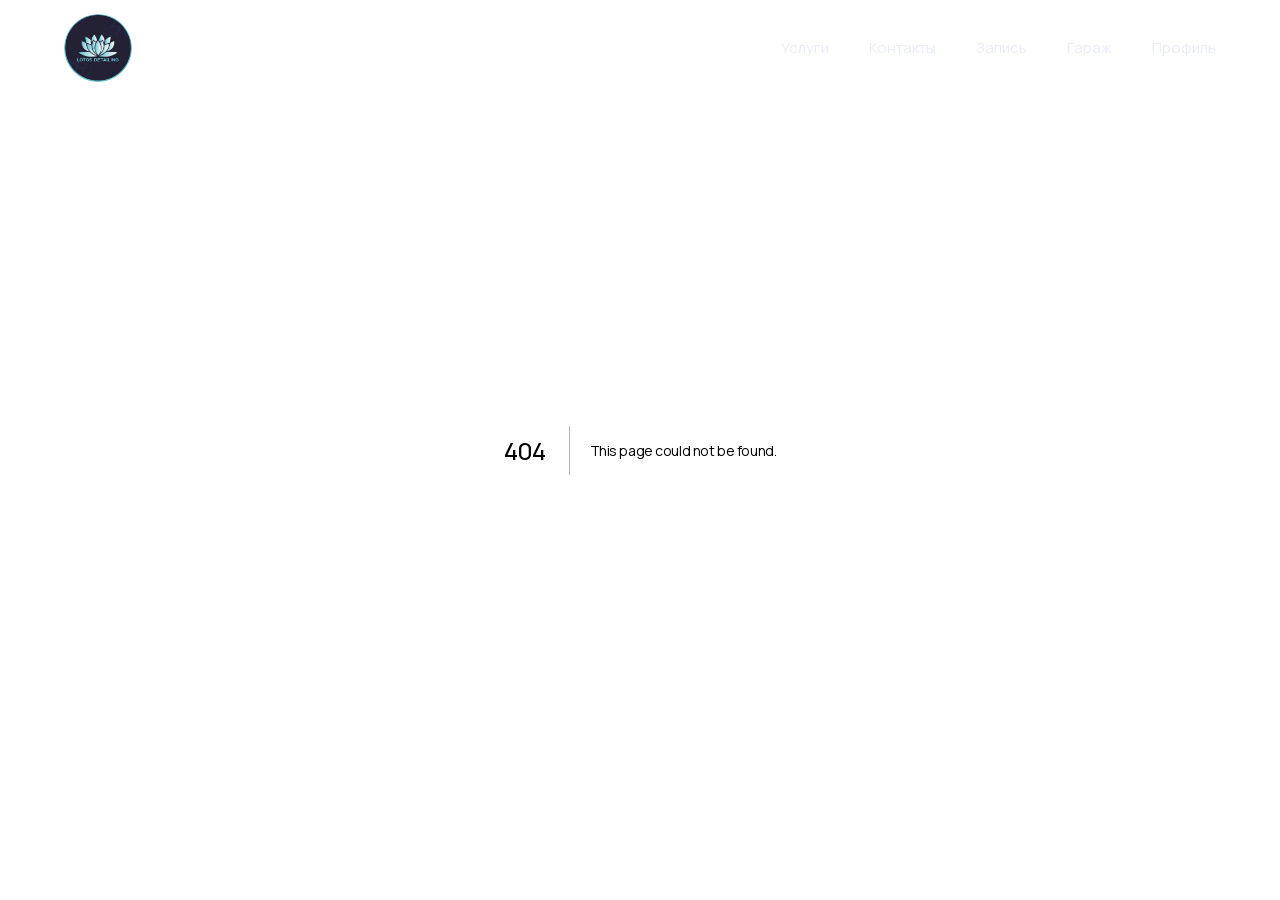
<file: 404/index.html>
<!DOCTYPE html><html lang="ru" data-theme="dark" class="lJe08G_variable antialiased"><head><meta charSet="utf-8"/><meta name="viewport" content="width=device-width, initial-scale=1, viewport-fit=cover"/><link rel="preload" as="image" href="/brand/logo.png"/><link rel="stylesheet" href="/_next/static/chunks/42lemt02dywxc.css" data-precedence="next"/><link rel="preload" as="script" fetchPriority="low" href="/_next/static/chunks/1pcw6gskne7pf.js"/><script src="/_next/static/chunks/2whg2n5r_t_s1.js" async=""></script><script src="/_next/static/chunks/1k6vud4yuzdun.js" async=""></script><script src="/_next/static/chunks/1wt7al7iiuzbs.js" async=""></script><script src="/_next/static/chunks/turbopack-2u1d16houkiyo.js" async=""></script><script src="/_next/static/chunks/44yf2y15n4xoh.js" async=""></script><script src="/_next/static/chunks/2fxo7t787hc55.js" async=""></script><script src="/_next/static/chunks/0l4cq3rhrk14i.js" async=""></script><script src="/_next/static/chunks/306l4kye9fggg.js" async=""></script><meta name="robots" content="noindex"/><title>Лотос Детейлинг · детейлинг в Уфе</title><meta name="description" content="Детейлинг-студия в Уфе. Бронирование кузова, полировка, керамика, химчистка, тонировка. Запись онлайн за три шага."/><meta name="application-name" content="Лотос Детейлинг"/><link rel="manifest" href="/manifest.webmanifest"/><meta name="mobile-web-app-capable" content="yes"/><meta name="format-detection" content="telephone=no"/><meta name="mobile-web-app-capable" content="yes"/><meta name="apple-mobile-web-app-title" content="Лотос"/><meta name="apple-mobile-web-app-status-bar-style" content="black-translucent"/><meta property="og:title" content="Лотос Детейлинг · детейлинг в Уфе"/><meta property="og:description" content="Детейлинг-студия в Уфе. Бронирование кузова, полировка, керамика, химчистка, тонировка. Запись онлайн за три шага."/><meta property="og:site_name" content="Лотос Детейлинг"/><meta property="og:locale" content="ru_RU"/><meta property="og:image" content="https://ufa-lotus.github.io/icons/og-2.png"/><meta property="og:image:width" content="1200"/><meta property="og:image:height" content="630"/><meta property="og:image:alt" content="Лотос Детейлинг"/><meta property="og:type" content="website"/><meta name="twitter:card" content="summary_large_image"/><meta name="twitter:title" content="Лотос Детейлинг · детейлинг в Уфе"/><meta name="twitter:description" content="Детейлинг-студия в Уфе. Бронирование кузова, полировка, керамика, химчистка, тонировка. Запись онлайн за три шага."/><meta name="twitter:image" content="https://ufa-lotus.github.io/icons/og-2.png"/><meta name="twitter:image:alt" content="Лотос Детейлинг"/><meta name="twitter:image:width" content="1200"/><meta name="twitter:image:height" content="630"/><link rel="icon" href="/icon.png?icon.2paayhfgckhzw.png" sizes="64x64" type="image/png"/><link rel="apple-touch-icon" href="/apple-icon.png?apple-icon.1cl6m5b06x9k0.png" sizes="180x180" type="image/png"/><meta name="next-size-adjust" content=""/><meta name="theme-color" media="(prefers-color-scheme: light)" content="#14121e"/><meta name="theme-color" media="(prefers-color-scheme: dark)" content="#14121e"/><title>404: This page could not be found.</title><script>(function(){try{var p=null;try{p=localStorage.getItem("md-theme")}catch(e){}var d=true;var t=d?"dark":"light";document.documentElement.dataset.theme=t;var m=document.createElement("meta");m.name="theme-color";m.id="md-theme-color";m.content={"light":"#14121e","dark":"#14121e"}[t];document.head.prepend(m)}catch(e){}})()</script><script type="application/ld+json">{"@context":"https://schema.org","@type":"AutomotiveBusiness","name":"Лотос Детейлинг","alternateName":"LOTOS DETAILING","description":"Детейлинг-студия в Уфе","url":"https://ufa-lotus.github.io/","telephone":"+79876220999","address":[{"@type":"PostalAddress","streetAddress":"г. Уфа, ул. Жуковского, 27Б","addressLocality":"Уфа","addressRegion":"Республика Башкортостан","addressCountry":"RU"},{"@type":"PostalAddress","streetAddress":"с. Михайловка, ул. Ленина, 41/4","addressLocality":"Михайловка","addressRegion":"Республика Башкортостан","addressCountry":"RU","postalCode":"450511"}],"openingHoursSpecification":[{"@type":"OpeningHoursSpecification","dayOfWeek":["Monday","Tuesday","Wednesday","Thursday","Friday","Saturday","Sunday"],"opens":"10:00","closes":"20:00"}],"sameAs":["https://t.me/lotosdetail","https://vk.ru/lotosdetail","https://www.instagram.com/lotos.detailing/","https://2gis.ru/ufa/firm/70000001062603744"]}</script><script src="/_next/static/chunks/0cz1d0mv5g_q7.js" noModule=""></script></head><body class="min-h-svh bg-mist text-graphite"><div hidden=""><!--$--><!--/$--></div><header class="absolute inset-x-0 top-0 z-40 pt-[env(safe-area-inset-top)]"><div class="mx-auto flex h-16 max-w-[1440px] items-center justify-between px-5 lg:h-24 lg:px-16"><a aria-label="Лотос Детейлинг, на главную" class="relative z-50 block text-ink" href="/"><span class="flex items-center gap-2.5 h-12 lg:h-[68px]"><img src="/brand/logo.png" alt="" width="256" height="256" class="block aspect-square h-full w-auto select-none rounded-full" draggable="false"/><span class="sr-only">Лотос Детейлинг</span></span></a><div class="flex items-center gap-1 lg:gap-8"><nav aria-label="Основная навигация" class="hidden items-center gap-10 lg:flex"><a class="text-[15px] transition-colors duration-200 hover:text-ink text-muted" href="/#services">Услуги</a><a class="text-[15px] transition-colors duration-200 hover:text-ink text-muted" href="/#contacts">Контакты</a><a class="text-[15px] transition-colors duration-200 hover:text-ink text-muted" href="/booking/">Запись</a><a class="text-[15px] transition-colors duration-200 hover:text-ink text-muted" href="/garage/">Гараж</a><a class="text-[15px] transition-colors duration-200 hover:text-ink text-muted" href="/profile/">Профиль</a></nav><button type="button" aria-label="Открыть меню" aria-expanded="false" class="relative z-50 -mr-2 flex size-11 items-center justify-center text-ink lg:hidden"><span class="relative block h-[10px] w-6"><span class="absolute left-0 top-0 h-[1.5px] w-6 rounded-full bg-current transition-transform duration-300 ease-soft "></span><span class="absolute bottom-0 left-0 h-[1.5px] w-6 rounded-full bg-current transition-transform duration-300 ease-soft "></span></span></button></div></div></header><div style="font-family:system-ui,&quot;Segoe UI&quot;,Roboto,Helvetica,Arial,sans-serif,&quot;Apple Color Emoji&quot;,&quot;Segoe UI Emoji&quot;;height:100vh;text-align:center;display:flex;flex-direction:column;align-items:center;justify-content:center"><div><style>body{color:#000;background:#fff;margin:0}.next-error-h1{border-right:1px solid rgba(0,0,0,.3)}@media (prefers-color-scheme:dark){body{color:#fff;background:#000}.next-error-h1{border-right:1px solid rgba(255,255,255,.3)}}</style><h1 class="next-error-h1" style="display:inline-block;margin:0 20px 0 0;padding:0 23px 0 0;font-size:24px;font-weight:500;vertical-align:top;line-height:49px">404</h1><div style="display:inline-block"><h2 style="font-size:14px;font-weight:400;line-height:49px;margin:0">This page could not be found.</h2></div></div></div><!--$--><!--/$--><nav aria-label="Разделы приложения" class="fixed inset-x-3 bottom-[var(--nav-bottom)] z-30 transition-[transform,opacity] duration-200 ease-out motion-reduce:transition-none lg:hidden "><div data-glass="on" class="nav-track relative mx-auto h-16 max-w-[440px] touch-none select-none"><span aria-hidden="true" class="pointer-events-none absolute inset-0 rounded-full glass-bar" style="clip-path:none"></span><ul class="relative grid h-full grid-cols-4 items-center p-1" style="clip-path:none"><li><a aria-current="page" draggable="false" class="flex h-14 flex-col items-center justify-center gap-1 rounded-full text-muted" href="/"><svg width="23" height="23" viewBox="0 0 24 24" fill="none" stroke="currentColor" stroke-width="1.5" stroke-linecap="round" stroke-linejoin="round" aria-hidden="true"><path d="M4 10.5 12 4l8 6.5V19a1 1 0 0 1-1 1h-4.5v-5.5h-5V20H5a1 1 0 0 1-1-1z"></path></svg><span class="text-[11px] font-medium leading-none tracking-[-0.01em]">Главная</span></a></li><li><a draggable="false" class="flex h-14 flex-col items-center justify-center gap-1 rounded-full text-muted" href="/booking/"><svg width="23" height="23" viewBox="0 0 24 24" fill="none" stroke="currentColor" stroke-width="1.5" stroke-linecap="round" stroke-linejoin="round" aria-hidden="true"><rect x="4" y="5.5" width="16" height="14.5" rx="2.5"></rect><path d="M4 10h16M8.5 3.5v4M15.5 3.5v4"></path></svg><span class="text-[11px] font-medium leading-none tracking-[-0.01em]">Запись</span></a></li><li><a draggable="false" class="flex h-14 flex-col items-center justify-center gap-1 rounded-full text-muted" href="/garage/"><svg width="23" height="23" viewBox="0 0 24 24" fill="none" stroke="currentColor" stroke-width="1.5" stroke-linecap="round" stroke-linejoin="round" aria-hidden="true"><path d="M3.5 12.5 5.6 7.6a2 2 0 0 1 1.8-1.1h9.2a2 2 0 0 1 1.8 1.1l2.1 4.9"></path><rect x="3.5" y="12.5" width="17" height="5" rx="1.5"></rect><path d="M5.5 17.5v2M18.5 17.5v2M7 15h1.5M15.5 15H17"></path></svg><span class="text-[11px] font-medium leading-none tracking-[-0.01em]">Гараж</span></a></li><li><a draggable="false" class="flex h-14 flex-col items-center justify-center gap-1 rounded-full text-muted" href="/profile/"><svg width="23" height="23" viewBox="0 0 24 24" fill="none" stroke="currentColor" stroke-width="1.5" stroke-linecap="round" stroke-linejoin="round" aria-hidden="true"><circle cx="12" cy="8.5" r="3.5"></circle><path d="M5 20c.6-3.4 3.4-5.5 7-5.5s6.4 2.1 7 5.5"></path></svg><span class="text-[11px] font-medium leading-none tracking-[-0.01em]">Профиль</span></a></li></ul><span aria-hidden="true" data-lens="true" class="pointer-events-none absolute bottom-1 left-1 top-1 w-[calc((100%-8px)/4)]" style="transform:none"><span class="glass-lens-shadow absolute inset-0 rounded-full" style="opacity:0"></span><span class="absolute inset-0 overflow-hidden rounded-full"><span class="glass-lens-rest absolute inset-0 rounded-full" style="opacity:1"></span><span class="glass-lens-clear absolute inset-0 rounded-full" style="opacity:0"></span><span class="absolute inset-y-0 left-0 grid w-[400%] grid-cols-4 items-center text-ink" style="transform:none"><span class="flex h-14 flex-col items-center justify-center gap-1"><svg width="23" height="23" viewBox="0 0 24 24" fill="none" stroke="currentColor" stroke-width="1.5" stroke-linecap="round" stroke-linejoin="round" aria-hidden="true"><path d="M4 10.5 12 4l8 6.5V19a1 1 0 0 1-1 1h-4.5v-5.5h-5V20H5a1 1 0 0 1-1-1z"></path></svg><span class="text-[11px] font-medium leading-none tracking-[-0.01em]">Главная</span></span><span class="flex h-14 flex-col items-center justify-center gap-1"><svg width="23" height="23" viewBox="0 0 24 24" fill="none" stroke="currentColor" stroke-width="1.5" stroke-linecap="round" stroke-linejoin="round" aria-hidden="true"><rect x="4" y="5.5" width="16" height="14.5" rx="2.5"></rect><path d="M4 10h16M8.5 3.5v4M15.5 3.5v4"></path></svg><span class="text-[11px] font-medium leading-none tracking-[-0.01em]">Запись</span></span><span class="flex h-14 flex-col items-center justify-center gap-1"><svg width="23" height="23" viewBox="0 0 24 24" fill="none" stroke="currentColor" stroke-width="1.5" stroke-linecap="round" stroke-linejoin="round" aria-hidden="true"><path d="M3.5 12.5 5.6 7.6a2 2 0 0 1 1.8-1.1h9.2a2 2 0 0 1 1.8 1.1l2.1 4.9"></path><rect x="3.5" y="12.5" width="17" height="5" rx="1.5"></rect><path d="M5.5 17.5v2M18.5 17.5v2M7 15h1.5M15.5 15H17"></path></svg><span class="text-[11px] font-medium leading-none tracking-[-0.01em]">Гараж</span></span><span class="flex h-14 flex-col items-center justify-center gap-1"><svg width="23" height="23" viewBox="0 0 24 24" fill="none" stroke="currentColor" stroke-width="1.5" stroke-linecap="round" stroke-linejoin="round" aria-hidden="true"><circle cx="12" cy="8.5" r="3.5"></circle><path d="M5 20c.6-3.4 3.4-5.5 7-5.5s6.4 2.1 7 5.5"></path></svg><span class="text-[11px] font-medium leading-none tracking-[-0.01em]">Профиль</span></span></span><span class="glass-lens-rim absolute inset-0 rounded-full" style="opacity:0"></span></span></span></div></nav><div role="status" aria-live="polite" class="pointer-events-none fixed inset-x-0 bottom-[calc(var(--dock)+30px)] z-50 flex justify-center px-4 lg:bottom-10"></div><div role="status" aria-live="polite" class="pointer-events-none fixed inset-x-0 top-[calc(env(safe-area-inset-top)+12px)] z-[60] flex justify-center px-4"></div><div class="pointer-events-none fixed inset-x-0 bottom-[calc(var(--dock)+18px)] z-[55] flex justify-center px-3 lg:bottom-8"></div><script id="_R_">(globalThis["TURBOPACK"] || (globalThis["TURBOPACK"] = [])).push({"otherChunks":["static/chunks/1pcw6gskne7pf.js","static/chunks/2whg2n5r_t_s1.js","static/chunks/1k6vud4yuzdun.js","static/chunks/1wt7al7iiuzbs.js"],"runtimeModuleIds":[94553]});</script><script src="/_next/static/chunks/1pcw6gskne7pf.js" async=""></script><script>(self.__next_f=self.__next_f||[]).push([0])</script><script>self.__next_f.push([1,"1:\"$Sreact.fragment\"\n2:\"/_next/static/chunks/44yf2y15n4xoh.js\"\n3:\"/_next/static/chunks/2fxo7t787hc55.js\"\n4:\"/_next/static/chunks/0l4cq3rhrk14i.js\"\n5:I[45745,[\"$2\",\"$3\",\"$4\"],\"Header\"]\n6:I[39756,[\"$2\",\"$3\",\"$4\"],\"default\"]\n7:\"/_next/static/chunks/306l4kye9fggg.js\"\n8:I[58298,[\"$2\",\"$3\",\"$4\",\"$7\"],\"default\"]\n9:I[37457,[\"$2\",\"$3\",\"$4\"],\"default\"]\na:I[50417,[\"$2\",\"$3\",\"$4\"],\"BottomNav\"]\nb:I[85807,[\"$2\",\"$3\",\"$4\"],\"SoonToast\"]\nc:I[30869,[\"$2\",\"$3\",\"$4\"],\"ThemeSync\"]\nd:I[92766,[\"$2\",\"$3\",\"$4\"],\"PwaRegister\"]\ne:I[71719,[\"$2\",\"$3\",\"$4\"],\"GisLinks\"]\nf:I[53985,[\"$2\",\"$3\",\"$4\"],\"AppStatus\"]\n14:\"ViewportBoundary\"\n15:I[97367,[\"$2\",\"$3\",\"$4\"],\"$14\"]\n17:\"MetadataBoundary\"\n18:I[97367,[\"$2\",\"$3\",\"$4\"],\"$17\"]\n19:\"$Sreact.suspense\"\n1b:I[68027,[\"$2\",\"$3\",\"$4\"],\"default\",1]\n:HL[\"/_next/static/chunks/42lemt02dywxc.css\",\"style\"]\n11:X\n12:[[\"children\",{\"s\":\"__PAGE__\",\"h\":512,\"d\":{\"r\":\"$L13\",\"p\":false,\"v\":null}}]]\n10:[[\"children\",{\"s\":\"/_not-found\",\"h\":512,\"d\":{\"r\":[\"$\",\"$1\",\"c\",{\"children\":[null,[\"$\",\"$L6\",null,{\"parallelRouterKey\":\"children\",\"error\":\"$undefined\",\"errorStyles\":\"$undefined\",\"errorScripts\":\"$undefined\",\"template\":[\"$\",\"$L9\",null,{}],\"templateStyles\":\"$undefined\",\"templateScripts\":\"$undefined\",\"notFound\":\"$undefined\",\"forbidden\":\"$undefined\",\"unauthorized\":\"$undefined\"}]]}],\"p\":false,\"v\":\"$11\"},\"c\":\"$Q12\"}]]\n0:{\"P\":null,\"c\":[\"\",\"_not-found\",\"\"],\"q\":\"\",\"i\":false,\"t\":{\"t\":{\"s\":\"\",\"h\":528,\"d\":{\"r\":[\"$\",\"$1\",\"c\",{\"children\":[[[\"$\",\"link\",\"0\",{\"rel\":\"stylesheet\",\"href\":\"/_next/static/chunks/42lemt02dywxc.css\",\"precedence\":\"next\",\"crossOrigin\":\"$undefined\",\"nonce\":\"$undefined\"}],[\"$\",\"script\",\"script-0\",{\"src\":\"/_next/static/chunks/44yf2y15n4xoh.js\",\"async\":true,\"nonce\":\"$undefined\"}],[\"$\",\"script\",\"script-1\",{\"src\":\"/_next/static/chunks/2fxo7t787hc55.js\",\"async\":true,\"nonce\":\"$undefined\"}],[\"$\",\"script\",\"script-2\",{\"src\":\"/_next/static/chunks/0l4cq3rhrk14i.js\",\"async\":true,\"nonce\":\"$undefined\"}]],[\"$\",\"html\",null,{\"lang\":\"ru\",\"data-theme\":\"dark\",\"className\":\"lJe08G_variable antialiased\",\"suppressHydrationWarning\":true,\"children\":[[\"$\",\"head\",null,{\"children\":[[\"$\",\"script\",null,{\"dangerouslySetInnerHTML\":{\"__html\":\"(function(){try{var p=null;try{p=localStorage.getItem(\\\"md-theme\\\")}catch(e){}var d=true;var t=d?\\\"dark\\\":\\\"light\\\";document.documentElement.dataset.theme=t;var m=document.createElement(\\\"meta\\\");m.name=\\\"theme-color\\\";m.id=\\\"md-theme-color\\\";m.content={\\\"light\\\":\\\"#14121e\\\",\\\"dark\\\":\\\"#14121e\\\"}[t];document.head.prepend(m)}catch(e){}})()\"}}],[\"$\",\"meta\",null,{\"name\":\"theme-color\",\"media\":\"(prefers-color-scheme: light)\",\"content\":\"#14121e\"}],[\"$\",\"meta\",null,{\"name\":\"theme-color\",\"media\":\"(prefers-color-scheme: dark)\",\"content\":\"#14121e\"}],[\"$\",\"script\",null,{\"type\":\"application/ld+json\",\"dangerouslySetInnerHTML\":{\"__html\":\"{\\\"@context\\\":\\\"https://schema.org\\\",\\\"@type\\\":\\\"AutomotiveBusiness\\\",\\\"name\\\":\\\"Лотос Детейлинг\\\",\\\"alternateName\\\":\\\"LOTOS DETAILING\\\",\\\"description\\\":\\\"Детейлинг-студия в Уфе\\\",\\\"url\\\":\\\"https://ufa-lotus.github.io/\\\",\\\"telephone\\\":\\\"+79876220999\\\",\\\"address\\\":[{\\\"@type\\\":\\\"PostalAddress\\\",\\\"streetAddress\\\":\\\"г. Уфа, ул. Жуковского, 27Б\\\",\\\"addressLocality\\\":\\\"Уфа\\\",\\\"addressRegion\\\":\\\"Республика Башкортостан\\\",\\\"addressCountry\\\":\\\"RU\\\"},{\\\"@type\\\":\\\"PostalAddress\\\",\\\"streetAddress\\\":\\\"с. Михайловка, ул. Ленина, 41/4\\\",\\\"addressLocality\\\":\\\"Михайловка\\\",\\\"addressRegion\\\":\\\"Республика Башкортостан\\\",\\\"addressCountry\\\":\\\"RU\\\",\\\"postalCode\\\":\\\"450511\\\"}],\\\"openingHoursSpecification\\\":[{\\\"@type\\\":\\\"OpeningHoursSpecification\\\",\\\"dayOfWeek\\\":[\\\"Monday\\\",\\\"Tuesday\\\",\\\"Wednesday\\\",\\\"Thursday\\\",\\\"Friday\\\",\\\"Saturday\\\",\\\"Sunday\\\"],\\\"opens\\\":\\\"10:00\\\",\\\"closes\\\":\\\"20:00\\\"}],\\\"sameAs\\\":[\\\"https://t.me/lotosdetail\\\",\\\"https://vk.ru/lotosdetail\\\",\\\"https://www.instagram.com/lotos.detailing/\\\",\\\"https://2gis.ru/ufa/firm/70000001062603744\\\"]}\"}}]]}],[\"$\",\"body\",null,{\"className\":\"min-h-svh bg-mist text-graphite\",\"children\":[[\"$\",\"$L5\",null,{}],[\"$\",\"$L6\",null,{\"parallelRouterKey\":\"children\",\"error\":\"$8\",\"errorStyles\":[],\"errorScripts\":[[\"$\",\"script\",\"script-0\",{\"src\":\"/_next/static/chunks/306l4kye9fggg.js\",\"async\":true,\"nonce\":\"$undefined\"}]],\"template\":[\"$\",\"$L9\",null,{}],\"templateStyles\":\"$undefined\",\"templateScripts\":\"$undefined\",\"notFound\":[[[\"$\",\"title\",null,{\"children\":\"404: This page could not be found.\"}],[\"$\",\"div\",null,{\"style\":{\"fontFamily\":\"system-ui,\\\"Segoe UI\\\",Roboto,Helvetica,Arial,sans-serif,\\\"Apple Color Emoji\\\",\\\"Segoe UI Emoji\\\"\",\"height\":\"100vh\",\"textAlign\":\"center\",\"display\":\"flex\",\"flexDirection\":\"column\",\"alignItems\":\"center\",\"justifyContent\":\"center\"},\"children\":[\"$\",\"div\",null,{\"children\":[[\"$\",\"style\",null,{\"dangerouslySetInnerHTML\":{\"__html\":\"body{color:#000;background:#fff;margin:0}.next-error-h1{border-right:1px solid rgba(0,0,0,.3)}@media (prefers-color-scheme:dark){body{color:#fff;background:#000}.next-error-h1{border-right:1px solid rgba(255,255,255,.3)}}\"}}],[\"$\",\"h1\",null,{\"className\":\"next-error-h1\",\"style\":{\"display\":\"inline-block\",\"margin\":\"0 20px 0 0\",\"padding\":\"0 23px 0 0\",\"fontSize\":24,\"fontWeight\":500,\"verticalAlign\":\"top\",\"lineHeight\":\"49px\"},\"children\":404}],[\"$\",\"div\",null,{\"style\":{\"display\":\"inline-block\"},\"children\":[\"$\",\"h2\",null,{\"style\":{\"fontSize\":14,\"fontWeight\":400,\"lineHeight\":\"49px\",\"margin\":0},\"children\":\"This page could not be found.\"}]}]]}]}]],[]],\"forbidden\":\"$undefined\",\"unauthorized\":\"$undefined\"}],[\"$\",\"$La\",null,{}],[\"$\",\"$Lb\",null,{}],[\"$\",\"$Lc\",null,{}],[\"$\",\"$Ld\",null,{}],[\"$\",\"$Le\",null,{}],[\"$\",\"$Lf\",null,{}]]}]]}]]}],\"p\":false,\"v\":null},\"c\":\"$Q10\"},\"h\":{\"r\":[\"$\",\"$1\",\"h\",{\"children\":[[\"$\",\"meta\",null,{\"name\":\"robots\",\"content\":\"noindex\"}],[\"$\",\"$L15\",null,{\"children\":\"$L16\"}],[\"$\",\"$L18\",null,{\"children\":[[\"$\",\"div\",null,{\"hidden\":true,\"children\":[\"$\",\"$19\",null,{\"name\":\"Next.Metadata\",\"children\":\"$L1a\"}]}],null]}],[\"$\",\"meta\",null,{\"name\":\"next-size-adjust\",\"content\":\"\"}]]}],\"p\":false,\"v\":null}},\"m\":\"$undefined\",\"G\":[\"$1b\",[\"$L1c\"]],\"S\":true,\"r\":\"$undefined\",\"s\":\"$undefined\",\"a\":\"$undefined\",\"l\":\"$undefined\",\"p\":\"$undefined\",\"d\":\"$undefined\",\"b\":\"hFe9_kH3FnDhGrnmHmVie\"}\n1d:I[97367,[\"$2\",\"$3\",\"$4\"],\"OutletBoundary\"]\n11:C\n13:[\"$\",\"$1\",\"c\",{\"children\":[[[\"$\",\"title\",null,{\"children\":\"404: This page could not be found.\"}],[\"$\",\"div\",null,{\"style\":\"$0:t:t:d:r:props:children:1:props:children:1:props:children:1:props:notFound:0:1:props:style\",\"children\":[\"$\",\"div\",null,{\"children\":[[\"$\",\"style\",null,{\"dangerouslySetInnerHTML\":{\"__html\":\"body{color:#000;background:#fff;margin:0}.next-error-h1{border-right:1px solid rgba(0,0,0,.3)}@media (prefers-color-scheme:dark){body{color:#fff;background:#000}.next-error-h1{border-right:1px solid rgba(255,255,255,.3)}}\"}}],[\"$\",\"h1\",null,{\"className\":\"next-error-h1\",\"style\":\"$0:t:t:d:r:props:children:1:props:children:1:props:children:1:props:notFound:0:1:props:children:props:children:1:props:style\",\"children\":404}],[\"$\",\"div\",null,{\"style\":\"$0:t:t:d:r:props:children:1:props:children:1:props:children:1:props:notFound:0:1:props:children:props:children:2:props:style\",\"children\":[\"$\",\"h2\",null,{\"style\":\"$0:t:t:d:r:props:children:1:props:children:1:props:children:1:props:notFound:0:1:props:children:props:children:2:props:children:props:style\",\"children\":\"This page could not be found.\"}]}]]}]}]],null,[\"$\",\"$L1d\",null,{\"children\":[\"$\",\"$19\",null,{\"name\":\"Next.MetadataOutlet\",\"children\":\"$@1e\"}]}]]}]\n1c:[\"$\",\"link\",\"0\",{\"rel\":\"stylesheet\",\"href\":\"/_next/static/chunks/42lemt02dywxc.css\",\"precedence\":\"next\",\"crossOrigin\":\"$undefined\",\"nonce\":\"$undefined\"}]\n16:[[\"$\",\"meta\",\"0\",{\"charSet\":\"utf-8\"}],[\"$\",\"meta\",\"1\",{\"name\":\"viewport\",\"content\":\"width=device-width, initial-scale=1, viewport-fit=cover\"}]]\n1f:I[27201,[\"$2\",\"$3\",\"$4\"],\"IconMark\"]\n1a:[[\"$\",\"title\",\"0\",{\"children\":\"Лотос Детейлинг · детейлинг в Уфе\"}],[\"$\",\"meta\",\"1\",{\"name\":\"description\",\"content\":\"Детейлинг-студия в Уфе. Бронирование кузова, полировка, керамика, химчистка, тонировка. Запись онлайн за три шага.\"}],[\"$\",\"meta\",\"2\",{\"name\":\"application-name\",\"content\":\"Лотос Детейлинг\"}],[\"$\",\"link\",\"3\",{\"rel\":\"manifest\",\"href\":\"/manifest.webmanifest\",\"crossOrigin\":\"$undefined\"}],[\"$\",\"meta\",\"4\",{\"name\":\"mobile-web-app-capable\",\"content\":\"yes\"}],[\"$\",\"meta\",\"5\",{\"name\":\"format-detection\",\"content\":\"telephone=no\"}],[\"$\",\"meta\",\"6\",{\"name\":\"mobile-web-app-capable\",\"content\":\"yes\"}],[\"$\",\"meta\",\"7\",{\"name\":\"apple-mobile-web-app-title\",\"content\":\"Лотос\"}],[\"$\",\"meta\",\"8\",{\"name\":\"apple-mobile-web-app-status-bar-style\",\"content\":\"black-translucent\"}],[\"$\",\"meta\",\"9\",{\"property\":\"og:title\",\"content\":\"Лотос Детейлинг · детейлинг в Уфе\"}],[\"$\",\"meta\",\"10\",{\"property\":\"og:description\",\"content\":\"Детейлинг-студия в Уфе. Бронирование кузова, полировка, керамика, химчистка, тонировка. Запись онлайн за три шага.\"}],[\"$\",\"meta\",\"11\",{\"property\":\"og:site_name\",\"content\":\"Лотос Детейлинг\"}],[\"$\",\"meta\",\"12\",{\"property\":\"og:locale\",\"content\":\"ru_RU\"}],[\"$\",\"meta\",\"13\",{\"property\":\"og:image\",\"content\":\"https://ufa-lotus.github.io/icons/og-2.png\"}],[\"$\",\"meta\",\"14\",{\"property\":\"og:image:width\",\"content\":\"1200\"}],[\"$\",\"meta\",\"15\",{\"property\":\"og:image:height\",\"content\":\"630\"}],[\"$\",\"meta\",\"16\",{\"property\":\"og:image:alt\",\"content\":\"Лотос Детейлинг\"}],[\"$\",\"meta\",\"17\",{\"property\":\"og:type\",\"content\":\"website\"}],[\"$\",\"meta\",\"18\",{\"name\":\"twitter:card\",\"content\":\"summary_large_image\"}],[\"$\",\"meta\",\"19\",{\"name\":\"twitter:title\",\"content\":\"Лотос Детейлинг · детейлинг в Уфе\"}],[\"$\",\"meta\",\"20\",{\"name\":\"twitter:description\",\"content\":\"Детейлинг-студия в Уфе. Бронирование кузова, полировка, керамика, химчистка, тонировка. Запись онлайн за три шага.\"}],[\"$\",\"meta\",\"21\",{\"name\":\"twitter:image\",\"content\":\"https://ufa-lotus.github.io/icons/og-2.png\"}],[\"$\",\"meta\",\"22\",{\"name\":\"twitter:image:alt\",\"content\":\"Лотос Детейлинг\"}],[\"$\",\"meta\",\"23\",{\"name\":\"twitter:image:width\",\"content\":\"1200\"}],[\"$\",\"meta\",\"24\",{\"name\":\"twitter:image:height\",\"content\":\"630\"}],[\"$\",\"link\",\"25\",{\"rel\":\"icon\",\"href\":\"/icon.png?icon.2paayhfgckhzw.png\",\"sizes\":\"64x64\",\"type\":\"image/png\"}],[\"$\",\"link\",\"26\",{\"rel\":\"apple-touch-icon\",\"href\":\"/apple-icon.png?apple-icon.1cl6m5b06x9k0.png\",\"sizes\":\"180x180\",\"type\":\"image/png\"}],[\"$\",\"$L1f\",\"27\",{}]]\n1e:null\n"])</script></body></html>
</file>
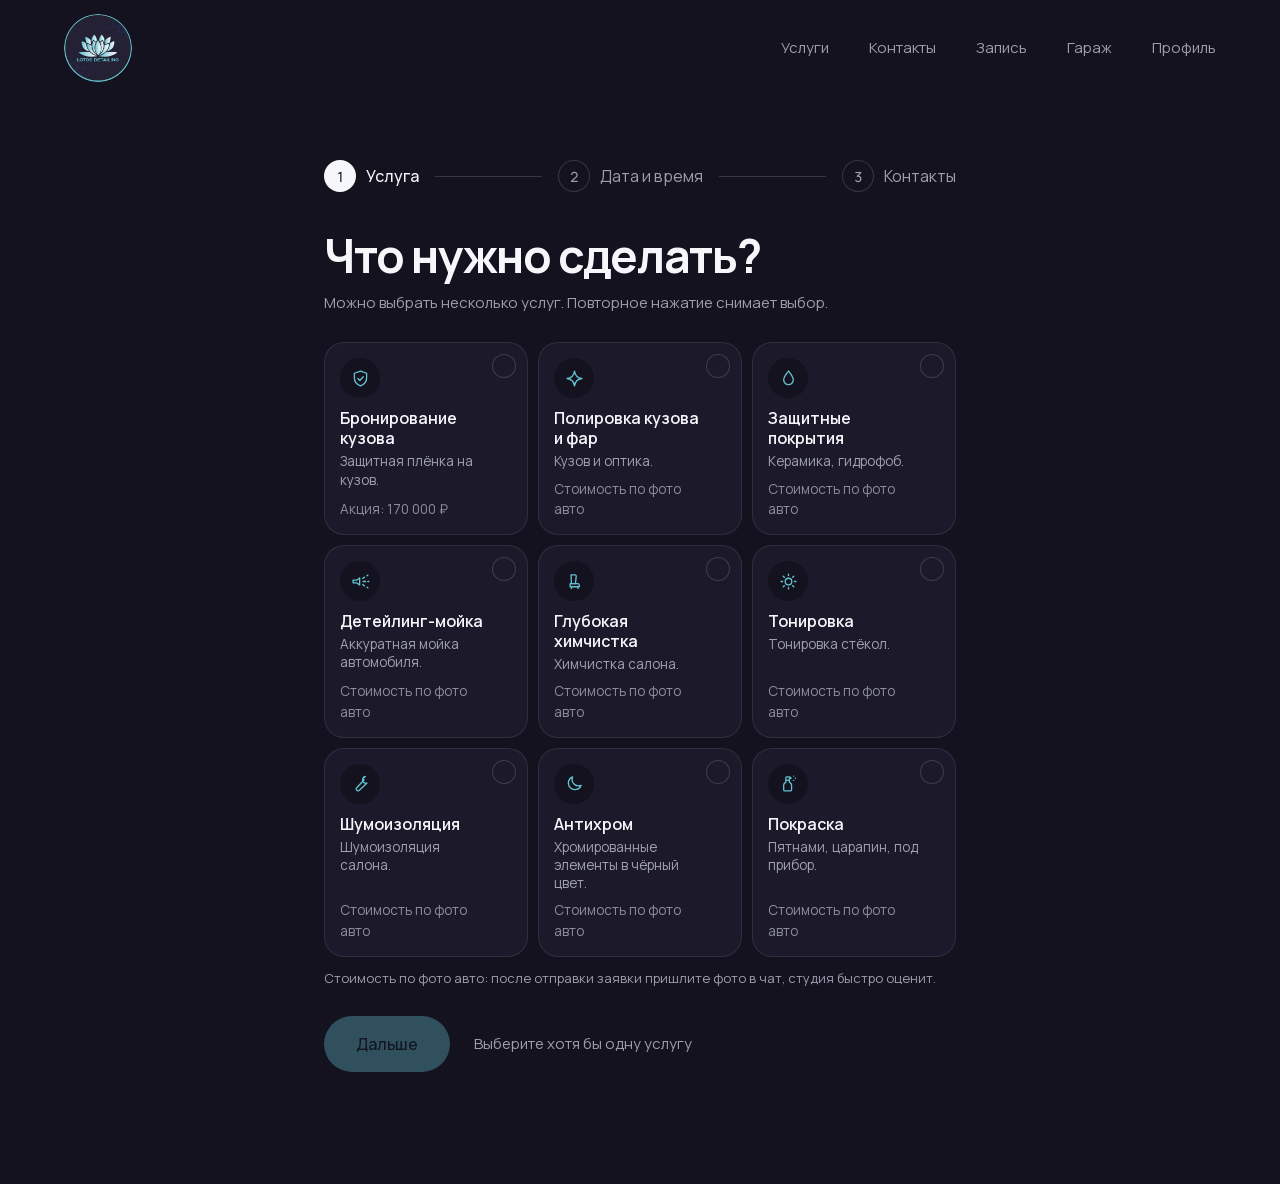
<file: booking/index.html>
<!DOCTYPE html><html lang="ru" data-theme="dark" class="lJe08G_variable antialiased"><head><meta charSet="utf-8"/><meta name="viewport" content="width=device-width, initial-scale=1, viewport-fit=cover"/><link rel="preload" href="/_next/static/media/276a8f4fe816cb6b-s.p.2v2sz4qlut9s1.woff2" as="font" crossorigin="" type="font/woff2"/><link rel="preload" href="/_next/static/media/82450a180bcad83c-s.p.0p-wng2nn8o-p.woff2" as="font" crossorigin="" type="font/woff2"/><link rel="preload" as="image" href="/brand/logo.png"/><link rel="stylesheet" href="/_next/static/chunks/42lemt02dywxc.css" data-precedence="next"/><link rel="preload" as="script" fetchPriority="low" href="/_next/static/chunks/1pcw6gskne7pf.js"/><script src="/_next/static/chunks/2whg2n5r_t_s1.js" async=""></script><script src="/_next/static/chunks/1k6vud4yuzdun.js" async=""></script><script src="/_next/static/chunks/1wt7al7iiuzbs.js" async=""></script><script src="/_next/static/chunks/turbopack-2u1d16houkiyo.js" async=""></script><script src="/_next/static/chunks/44yf2y15n4xoh.js" async=""></script><script src="/_next/static/chunks/2fxo7t787hc55.js" async=""></script><script src="/_next/static/chunks/0l4cq3rhrk14i.js" async=""></script><script src="/_next/static/chunks/306l4kye9fggg.js" async=""></script><script src="/_next/static/chunks/2cjb_6g9zsglo.js" async=""></script><title>Запись · Лотос Детейлинг</title><meta name="description" content="Запись в Лотос Детейлинг за три шага: услуга, дата и время, контакты. Заявка уходит в WhatsApp или Telegram."/><meta name="application-name" content="Лотос Детейлинг"/><link rel="manifest" href="/manifest.webmanifest"/><meta name="mobile-web-app-capable" content="yes"/><meta name="format-detection" content="telephone=no"/><meta name="mobile-web-app-capable" content="yes"/><meta name="apple-mobile-web-app-title" content="Лотос"/><meta name="apple-mobile-web-app-status-bar-style" content="black-translucent"/><meta property="og:title" content="Лотос Детейлинг · детейлинг в Уфе"/><meta property="og:description" content="Детейлинг-студия в Уфе. Бронирование кузова, полировка, керамика, химчистка, тонировка. Запись онлайн за три шага."/><meta property="og:site_name" content="Лотос Детейлинг"/><meta property="og:locale" content="ru_RU"/><meta property="og:image" content="https://ufa-lotus.github.io/icons/og-2.png"/><meta property="og:image:width" content="1200"/><meta property="og:image:height" content="630"/><meta property="og:image:alt" content="Лотос Детейлинг"/><meta property="og:type" content="website"/><meta name="twitter:card" content="summary_large_image"/><meta name="twitter:title" content="Лотос Детейлинг · детейлинг в Уфе"/><meta name="twitter:description" content="Детейлинг-студия в Уфе. Бронирование кузова, полировка, керамика, химчистка, тонировка. Запись онлайн за три шага."/><meta name="twitter:image" content="https://ufa-lotus.github.io/icons/og-2.png"/><meta name="twitter:image:alt" content="Лотос Детейлинг"/><meta name="twitter:image:width" content="1200"/><meta name="twitter:image:height" content="630"/><link rel="icon" href="/icon.png?icon.2paayhfgckhzw.png" sizes="64x64" type="image/png"/><link rel="apple-touch-icon" href="/apple-icon.png?apple-icon.1cl6m5b06x9k0.png" sizes="180x180" type="image/png"/><meta name="next-size-adjust" content=""/><meta name="theme-color" media="(prefers-color-scheme: light)" content="#14121e"/><meta name="theme-color" media="(prefers-color-scheme: dark)" content="#14121e"/><script>(function(){try{var p=null;try{p=localStorage.getItem("md-theme")}catch(e){}var d=true;var t=d?"dark":"light";document.documentElement.dataset.theme=t;var m=document.createElement("meta");m.name="theme-color";m.id="md-theme-color";m.content={"light":"#14121e","dark":"#14121e"}[t];document.head.prepend(m)}catch(e){}})()</script><script type="application/ld+json">{"@context":"https://schema.org","@type":"AutomotiveBusiness","name":"Лотос Детейлинг","alternateName":"LOTOS DETAILING","description":"Детейлинг-студия в Уфе","url":"https://ufa-lotus.github.io/","telephone":"+79876220999","address":[{"@type":"PostalAddress","streetAddress":"г. Уфа, ул. Жуковского, 27Б","addressLocality":"Уфа","addressRegion":"Республика Башкортостан","addressCountry":"RU"},{"@type":"PostalAddress","streetAddress":"с. Михайловка, ул. Ленина, 41/4","addressLocality":"Михайловка","addressRegion":"Республика Башкортостан","addressCountry":"RU","postalCode":"450511"}],"openingHoursSpecification":[{"@type":"OpeningHoursSpecification","dayOfWeek":["Monday","Tuesday","Wednesday","Thursday","Friday","Saturday","Sunday"],"opens":"10:00","closes":"20:00"}],"sameAs":["https://t.me/lotosdetail","https://vk.ru/lotosdetail","https://www.instagram.com/lotos.detailing/","https://2gis.ru/ufa/firm/70000001062603744"]}</script><script src="/_next/static/chunks/0cz1d0mv5g_q7.js" noModule=""></script></head><body class="min-h-svh bg-mist text-graphite"><div hidden=""><!--$--><!--/$--></div><header class="absolute inset-x-0 top-0 z-40 pt-[env(safe-area-inset-top)]"><div class="mx-auto flex h-16 max-w-[1440px] items-center justify-between px-5 lg:h-24 lg:px-16"><a aria-label="Лотос Детейлинг, на главную" class="relative z-50 block text-ink" href="/"><span class="flex items-center gap-2.5 h-12 lg:h-[68px]"><img src="/brand/logo.png" alt="" width="256" height="256" class="block aspect-square h-full w-auto select-none rounded-full" draggable="false"/><span class="sr-only">Лотос Детейлинг</span></span></a><div class="flex items-center gap-1 lg:gap-8"><nav aria-label="Основная навигация" class="hidden items-center gap-10 lg:flex"><a class="text-[15px] transition-colors duration-200 hover:text-ink text-muted" href="/#services">Услуги</a><a class="text-[15px] transition-colors duration-200 hover:text-ink text-muted" href="/#contacts">Контакты</a><a class="text-[15px] transition-colors duration-200 hover:text-ink text-muted" href="/booking/">Запись</a><a class="text-[15px] transition-colors duration-200 hover:text-ink text-muted" href="/garage/">Гараж</a><a class="text-[15px] transition-colors duration-200 hover:text-ink text-muted" href="/profile/">Профиль</a></nav><button type="button" aria-label="Открыть меню" aria-expanded="false" class="relative z-50 -mr-2 flex size-11 items-center justify-center text-ink lg:hidden"><span class="relative block h-[10px] w-6"><span class="absolute left-0 top-0 h-[1.5px] w-6 rounded-full bg-current transition-transform duration-300 ease-soft "></span><span class="absolute bottom-0 left-0 h-[1.5px] w-6 rounded-full bg-current transition-transform duration-300 ease-soft "></span></span></button></div></div></header><main class="page-enter mx-auto min-h-svh px-5 pb-[calc(var(--dock)+96px)] pt-[calc(env(safe-area-inset-top)+92px)] lg:px-16 lg:pb-28 lg:pt-40 max-w-[760px]"><!--$--><div aria-busy="true"><div class="h-10 w-56 rounded-full bg-graphite/[0.06]"></div><div class="mt-8 lg:mt-10"><h1 class="text-[32px] font-semibold leading-[1.04] tracking-[-0.035em] text-ink lg:text-[46px]">Что нужно сделать?</h1><p class="mt-3 text-[15px] leading-[1.5] text-muted">Можно выбрать несколько услуг. Повторное нажатие снимает выбор.</p><div class="mt-7 grid grid-cols-2 gap-2 lg:grid-cols-3 lg:gap-2.5"><div class="h-[150px] rounded-[20px] bg-graphite/[0.05]"></div><div class="h-[150px] rounded-[20px] bg-graphite/[0.05]"></div><div class="h-[150px] rounded-[20px] bg-graphite/[0.05]"></div><div class="h-[150px] rounded-[20px] bg-graphite/[0.05]"></div><div class="h-[150px] rounded-[20px] bg-graphite/[0.05]"></div><div class="h-[150px] rounded-[20px] bg-graphite/[0.05]"></div></div></div></div><!--/$--></main><!--$--><!--/$--><nav aria-label="Разделы приложения" class="fixed inset-x-3 bottom-[var(--nav-bottom)] z-30 transition-[transform,opacity] duration-200 ease-out motion-reduce:transition-none lg:hidden "><div data-glass="on" class="nav-track relative mx-auto h-16 max-w-[440px] touch-none select-none"><span aria-hidden="true" class="pointer-events-none absolute inset-0 rounded-full glass-bar" style="clip-path:none"></span><ul class="relative grid h-full grid-cols-4 items-center p-1" style="clip-path:none"><li><a draggable="false" class="flex h-14 flex-col items-center justify-center gap-1 rounded-full text-muted" href="/"><svg width="23" height="23" viewBox="0 0 24 24" fill="none" stroke="currentColor" stroke-width="1.5" stroke-linecap="round" stroke-linejoin="round" aria-hidden="true"><path d="M4 10.5 12 4l8 6.5V19a1 1 0 0 1-1 1h-4.5v-5.5h-5V20H5a1 1 0 0 1-1-1z"></path></svg><span class="text-[11px] font-medium leading-none tracking-[-0.01em]">Главная</span></a></li><li><a aria-current="page" draggable="false" class="flex h-14 flex-col items-center justify-center gap-1 rounded-full text-muted" href="/booking/"><svg width="23" height="23" viewBox="0 0 24 24" fill="none" stroke="currentColor" stroke-width="1.5" stroke-linecap="round" stroke-linejoin="round" aria-hidden="true"><rect x="4" y="5.5" width="16" height="14.5" rx="2.5"></rect><path d="M4 10h16M8.5 3.5v4M15.5 3.5v4"></path></svg><span class="text-[11px] font-medium leading-none tracking-[-0.01em]">Запись</span></a></li><li><a draggable="false" class="flex h-14 flex-col items-center justify-center gap-1 rounded-full text-muted" href="/garage/"><svg width="23" height="23" viewBox="0 0 24 24" fill="none" stroke="currentColor" stroke-width="1.5" stroke-linecap="round" stroke-linejoin="round" aria-hidden="true"><path d="M3.5 12.5 5.6 7.6a2 2 0 0 1 1.8-1.1h9.2a2 2 0 0 1 1.8 1.1l2.1 4.9"></path><rect x="3.5" y="12.5" width="17" height="5" rx="1.5"></rect><path d="M5.5 17.5v2M18.5 17.5v2M7 15h1.5M15.5 15H17"></path></svg><span class="text-[11px] font-medium leading-none tracking-[-0.01em]">Гараж</span></a></li><li><a draggable="false" class="flex h-14 flex-col items-center justify-center gap-1 rounded-full text-muted" href="/profile/"><svg width="23" height="23" viewBox="0 0 24 24" fill="none" stroke="currentColor" stroke-width="1.5" stroke-linecap="round" stroke-linejoin="round" aria-hidden="true"><circle cx="12" cy="8.5" r="3.5"></circle><path d="M5 20c.6-3.4 3.4-5.5 7-5.5s6.4 2.1 7 5.5"></path></svg><span class="text-[11px] font-medium leading-none tracking-[-0.01em]">Профиль</span></a></li></ul><span aria-hidden="true" data-lens="true" class="pointer-events-none absolute bottom-1 left-1 top-1 w-[calc((100%-8px)/4)]" style="transform:translateX(100%)"><span class="glass-lens-shadow absolute inset-0 rounded-full" style="opacity:0"></span><span class="absolute inset-0 overflow-hidden rounded-full"><span class="glass-lens-rest absolute inset-0 rounded-full" style="opacity:1"></span><span class="glass-lens-clear absolute inset-0 rounded-full" style="opacity:0"></span><span class="absolute inset-y-0 left-0 grid w-[400%] grid-cols-4 items-center text-ink" style="transform:translateX(-25%)"><span class="flex h-14 flex-col items-center justify-center gap-1"><svg width="23" height="23" viewBox="0 0 24 24" fill="none" stroke="currentColor" stroke-width="1.5" stroke-linecap="round" stroke-linejoin="round" aria-hidden="true"><path d="M4 10.5 12 4l8 6.5V19a1 1 0 0 1-1 1h-4.5v-5.5h-5V20H5a1 1 0 0 1-1-1z"></path></svg><span class="text-[11px] font-medium leading-none tracking-[-0.01em]">Главная</span></span><span class="flex h-14 flex-col items-center justify-center gap-1"><svg width="23" height="23" viewBox="0 0 24 24" fill="none" stroke="currentColor" stroke-width="1.5" stroke-linecap="round" stroke-linejoin="round" aria-hidden="true"><rect x="4" y="5.5" width="16" height="14.5" rx="2.5"></rect><path d="M4 10h16M8.5 3.5v4M15.5 3.5v4"></path></svg><span class="text-[11px] font-medium leading-none tracking-[-0.01em]">Запись</span></span><span class="flex h-14 flex-col items-center justify-center gap-1"><svg width="23" height="23" viewBox="0 0 24 24" fill="none" stroke="currentColor" stroke-width="1.5" stroke-linecap="round" stroke-linejoin="round" aria-hidden="true"><path d="M3.5 12.5 5.6 7.6a2 2 0 0 1 1.8-1.1h9.2a2 2 0 0 1 1.8 1.1l2.1 4.9"></path><rect x="3.5" y="12.5" width="17" height="5" rx="1.5"></rect><path d="M5.5 17.5v2M18.5 17.5v2M7 15h1.5M15.5 15H17"></path></svg><span class="text-[11px] font-medium leading-none tracking-[-0.01em]">Гараж</span></span><span class="flex h-14 flex-col items-center justify-center gap-1"><svg width="23" height="23" viewBox="0 0 24 24" fill="none" stroke="currentColor" stroke-width="1.5" stroke-linecap="round" stroke-linejoin="round" aria-hidden="true"><circle cx="12" cy="8.5" r="3.5"></circle><path d="M5 20c.6-3.4 3.4-5.5 7-5.5s6.4 2.1 7 5.5"></path></svg><span class="text-[11px] font-medium leading-none tracking-[-0.01em]">Профиль</span></span></span><span class="glass-lens-rim absolute inset-0 rounded-full" style="opacity:0"></span></span></span></div></nav><div role="status" aria-live="polite" class="pointer-events-none fixed inset-x-0 bottom-[calc(var(--dock)+30px)] z-50 flex justify-center px-4 lg:bottom-10"></div><div role="status" aria-live="polite" class="pointer-events-none fixed inset-x-0 top-[calc(env(safe-area-inset-top)+12px)] z-[60] flex justify-center px-4"></div><div class="pointer-events-none fixed inset-x-0 bottom-[calc(var(--dock)+18px)] z-[55] flex justify-center px-3 lg:bottom-8"></div><script id="_R_">(globalThis["TURBOPACK"] || (globalThis["TURBOPACK"] = [])).push({"otherChunks":["static/chunks/1pcw6gskne7pf.js","static/chunks/2whg2n5r_t_s1.js","static/chunks/1k6vud4yuzdun.js","static/chunks/1wt7al7iiuzbs.js"],"runtimeModuleIds":[94553]});</script><script src="/_next/static/chunks/1pcw6gskne7pf.js" async=""></script><script>(self.__next_f=self.__next_f||[]).push([0])</script><script>self.__next_f.push([1,"1:\"$Sreact.fragment\"\n2:\"/_next/static/chunks/44yf2y15n4xoh.js\"\n3:\"/_next/static/chunks/2fxo7t787hc55.js\"\n4:\"/_next/static/chunks/0l4cq3rhrk14i.js\"\n5:I[45745,[\"$2\",\"$3\",\"$4\"],\"Header\"]\n6:I[39756,[\"$2\",\"$3\",\"$4\"],\"default\"]\n7:\"/_next/static/chunks/306l4kye9fggg.js\"\n8:I[58298,[\"$2\",\"$3\",\"$4\",\"$7\"],\"default\"]\n9:I[37457,[\"$2\",\"$3\",\"$4\"],\"default\"]\na:I[50417,[\"$2\",\"$3\",\"$4\"],\"BottomNav\"]\nb:I[85807,[\"$2\",\"$3\",\"$4\"],\"SoonToast\"]\nc:I[30869,[\"$2\",\"$3\",\"$4\"],\"ThemeSync\"]\nd:I[92766,[\"$2\",\"$3\",\"$4\"],\"PwaRegister\"]\ne:I[71719,[\"$2\",\"$3\",\"$4\"],\"GisLinks\"]\nf:I[53985,[\"$2\",\"$3\",\"$4\"],\"AppStatus\"]\n14:\"ViewportBoundary\"\n15:I[97367,[\"$2\",\"$3\",\"$4\"],\"$14\"]\n17:\"MetadataBoundary\"\n18:I[97367,[\"$2\",\"$3\",\"$4\"],\"$17\"]\n19:\"$Sreact.suspense\"\n1b:I[68027,[\"$2\",\"$3\",\"$4\"],\"default\",1]\n:HL[\"/_next/static/chunks/42lemt02dywxc.css\",\"style\"]\n:HL[\"/_next/static/media/276a8f4fe816cb6b-s.p.2v2sz4qlut9s1.woff2\",\"font\",{\"crossOrigin\":\"\",\"type\":\"font/woff2\"}]\n:HL[\"/_next/static/media/82450a180bcad83c-s.p.0p-wng2nn8o-p.woff2\",\"font\",{\"crossOrigin\":\"\",\"type\":\"font/woff2\"}]\n11:X\n12:[[\"children\",{\"s\":\"__PAGE__\",\"h\":512,\"d\":{\"r\":\"$L13\",\"p\":false,\"v\":null}}]]\n10:[[\"children\",{\"s\":\"booking\",\"h\":512,\"d\":{\"r\":[\"$\",\"$1\",\"c\",{\"children\":[null,[\"$\",\"$L6\",null,{\"parallelRouterKey\":\"children\",\"error\":\"$undefined\",\"errorStyles\":\"$undefined\",\"errorScripts\":\"$undefined\",\"template\":[\"$\",\"$L9\",null,{}],\"templateStyles\":\"$undefined\",\"templateScripts\":\"$undefined\",\"notFound\":\"$undefined\",\"forbidden\":\"$undefined\",\"unauthorized\":\"$undefined\"}]]}],\"p\":false,\"v\":\"$11\"},\"c\":\"$Q12\"}]]\n0:{\"P\":null,\"c\":[\"\",\"booking\",\"\"],\"q\":\"\",\"i\":false,\"t\":{\"t\":{\"s\":\"\",\"h\":528,\"d\":{\"r\":[\"$\",\"$1\",\"c\",{\"children\":[[[\"$\",\"link\",\"0\",{\"rel\":\"stylesheet\",\"href\":\"/_next/static/chunks/42lemt02dywxc.css\",\"precedence\":\"next\",\"crossOrigin\":\"$undefined\",\"nonce\":\"$undefined\"}],[\"$\",\"script\",\"script-0\",{\"src\":\"/_next/static/chunks/44yf2y15n4xoh.js\",\"async\":true,\"nonce\":\"$undefined\"}],[\"$\",\"script\",\"script-1\",{\"src\":\"/_next/static/chunks/2fxo7t787hc55.js\",\"async\":true,\"nonce\":\"$undefined\"}],[\"$\",\"script\",\"script-2\",{\"src\":\"/_next/static/chunks/0l4cq3rhrk14i.js\",\"async\":true,\"nonce\":\"$undefined\"}]],[\"$\",\"html\",null,{\"lang\":\"ru\",\"data-theme\":\"dark\",\"className\":\"lJe08G_variable antialiased\",\"suppressHydrationWarning\":true,\"children\":[[\"$\",\"head\",null,{\"children\":[[\"$\",\"script\",null,{\"dangerouslySetInnerHTML\":{\"__html\":\"(function(){try{var p=null;try{p=localStorage.getItem(\\\"md-theme\\\")}catch(e){}var d=true;var t=d?\\\"dark\\\":\\\"light\\\";document.documentElement.dataset.theme=t;var m=document.createElement(\\\"meta\\\");m.name=\\\"theme-color\\\";m.id=\\\"md-theme-color\\\";m.content={\\\"light\\\":\\\"#14121e\\\",\\\"dark\\\":\\\"#14121e\\\"}[t];document.head.prepend(m)}catch(e){}})()\"}}],[\"$\",\"meta\",null,{\"name\":\"theme-color\",\"media\":\"(prefers-color-scheme: light)\",\"content\":\"#14121e\"}],[\"$\",\"meta\",null,{\"name\":\"theme-color\",\"media\":\"(prefers-color-scheme: dark)\",\"content\":\"#14121e\"}],[\"$\",\"script\",null,{\"type\":\"application/ld+json\",\"dangerouslySetInnerHTML\":{\"__html\":\"{\\\"@context\\\":\\\"https://schema.org\\\",\\\"@type\\\":\\\"AutomotiveBusiness\\\",\\\"name\\\":\\\"Лотос Детейлинг\\\",\\\"alternateName\\\":\\\"LOTOS DETAILING\\\",\\\"description\\\":\\\"Детейлинг-студия в Уфе\\\",\\\"url\\\":\\\"https://ufa-lotus.github.io/\\\",\\\"telephone\\\":\\\"+79876220999\\\",\\\"address\\\":[{\\\"@type\\\":\\\"PostalAddress\\\",\\\"streetAddress\\\":\\\"г. Уфа, ул. Жуковского, 27Б\\\",\\\"addressLocality\\\":\\\"Уфа\\\",\\\"addressRegion\\\":\\\"Республика Башкортостан\\\",\\\"addressCountry\\\":\\\"RU\\\"},{\\\"@type\\\":\\\"PostalAddress\\\",\\\"streetAddress\\\":\\\"с. Михайловка, ул. Ленина, 41/4\\\",\\\"addressLocality\\\":\\\"Михайловка\\\",\\\"addressRegion\\\":\\\"Республика Башкортостан\\\",\\\"addressCountry\\\":\\\"RU\\\",\\\"postalCode\\\":\\\"450511\\\"}],\\\"openingHoursSpecification\\\":[{\\\"@type\\\":\\\"OpeningHoursSpecification\\\",\\\"dayOfWeek\\\":[\\\"Monday\\\",\\\"Tuesday\\\",\\\"Wednesday\\\",\\\"Thursday\\\",\\\"Friday\\\",\\\"Saturday\\\",\\\"Sunday\\\"],\\\"opens\\\":\\\"10:00\\\",\\\"closes\\\":\\\"20:00\\\"}],\\\"sameAs\\\":[\\\"https://t.me/lotosdetail\\\",\\\"https://vk.ru/lotosdetail\\\",\\\"https://www.instagram.com/lotos.detailing/\\\",\\\"https://2gis.ru/ufa/firm/70000001062603744\\\"]}\"}}]]}],[\"$\",\"body\",null,{\"className\":\"min-h-svh bg-mist text-graphite\",\"children\":[[\"$\",\"$L5\",null,{}],[\"$\",\"$L6\",null,{\"parallelRouterKey\":\"children\",\"error\":\"$8\",\"errorStyles\":[],\"errorScripts\":[[\"$\",\"script\",\"script-0\",{\"src\":\"/_next/static/chunks/306l4kye9fggg.js\",\"async\":true,\"nonce\":\"$undefined\"}]],\"template\":[\"$\",\"$L9\",null,{}],\"templateStyles\":\"$undefined\",\"templateScripts\":\"$undefined\",\"notFound\":[[[\"$\",\"title\",null,{\"children\":\"404: This page could not be found.\"}],[\"$\",\"div\",null,{\"style\":{\"fontFamily\":\"system-ui,\\\"Segoe UI\\\",Roboto,Helvetica,Arial,sans-serif,\\\"Apple Color Emoji\\\",\\\"Segoe UI Emoji\\\"\",\"height\":\"100vh\",\"textAlign\":\"center\",\"display\":\"flex\",\"flexDirection\":\"column\",\"alignItems\":\"center\",\"justifyContent\":\"center\"},\"children\":[\"$\",\"div\",null,{\"children\":[[\"$\",\"style\",null,{\"dangerouslySetInnerHTML\":{\"__html\":\"body{color:#000;background:#fff;margin:0}.next-error-h1{border-right:1px solid rgba(0,0,0,.3)}@media (prefers-color-scheme:dark){body{color:#fff;background:#000}.next-error-h1{border-right:1px solid rgba(255,255,255,.3)}}\"}}],[\"$\",\"h1\",null,{\"className\":\"next-error-h1\",\"style\":{\"display\":\"inline-block\",\"margin\":\"0 20px 0 0\",\"padding\":\"0 23px 0 0\",\"fontSize\":24,\"fontWeight\":500,\"verticalAlign\":\"top\",\"lineHeight\":\"49px\"},\"children\":404}],[\"$\",\"div\",null,{\"style\":{\"display\":\"inline-block\"},\"children\":[\"$\",\"h2\",null,{\"style\":{\"fontSize\":14,\"fontWeight\":400,\"lineHeight\":\"49px\",\"margin\":0},\"children\":\"This page could not be found.\"}]}]]}]}]],[]],\"forbidden\":\"$undefined\",\"unauthorized\":\"$undefined\"}],[\"$\",\"$La\",null,{}],[\"$\",\"$Lb\",null,{}],[\"$\",\"$Lc\",null,{}],[\"$\",\"$Ld\",null,{}],[\"$\",\"$Le\",null,{}],[\"$\",\"$Lf\",null,{}]]}]]}]]}],\"p\":false,\"v\":null},\"c\":\"$Q10\"},\"h\":{\"r\":[\"$\",\"$1\",\"h\",{\"children\":[null,[\"$\",\"$L15\",null,{\"children\":\"$L16\"}],[\"$\",\"$L18\",null,{\"children\":[[\"$\",\"div\",null,{\"hidden\":true,\"children\":[\"$\",\"$19\",null,{\"name\":\"Next.Metadata\",\"children\":\"$L1a\"}]}],null]}],[\"$\",\"meta\",null,{\"name\":\"next-size-adjust\",\"content\":\"\"}]]}],\"p\":false,\"v\":null}},\"m\":\"$undefined\",\"G\":[\"$1b\",[[\"$\",\"link\",\"0\",{\"rel\":\"stylesheet\",\"href\":\"/_next/static/chunks/42lemt02dywxc.css\",\"precedence\":\"next\",\"crossOrigin\":\"$undefined\",\"nonce\":\"$undefined\"}]]],\"S\":true,\"r\":\"$undefined\",\"s\":\"$undefined\",\"a\":\"$undefined\",\"l\":\"$undefined\",\"p\":\"$undefined\",\"d\":\"$undefined\",\"b\":\"hFe9_kH3FnDhGrnmHmVie\"}\n1c:\"/_next/static/chunks/2cjb_6g9zsglo.js\"\n1d:I[28206,[\"$2\",\"$3\",\"$4\",\"$1c\"],\"BookingSkeleton\"]\n1e:\"BookingWithProfile\"\n1f:I[63257,[\"$2\",\"$3\",\"$4\",\"$1c\"],\"$1e\"]\n20:I[97367,[\"$2\",\"$3\",\"$4\"],\"OutletBoundary\"]\n11:C\n13:[\"$\",\"$1\",\"c\",{\"children\":[[\"$\",\"main\",null,{\"className\":\"page-enter mx-auto min-h-svh px-5 pb-[calc(var(--dock)+96px)] pt-[calc(env(safe-area-inset-top)+92px)] lg:px-16 lg:pb-28 lg:pt-40 max-w-[760px]\",\"children\":[\"$\",\"$19\",null,{\"fallback\":[\"$\",\"$L1d\",null,{}],\"children\":[\"$\",\"$L1f\",null,{}]}]}],[[\"$\",\"script\",\"script-0\",{\"src\":\"/_next/static/chunks/2cjb_6g9zsglo.js\",\"async\":true,\"nonce\":\"$undefined\"}]],[\"$\",\"$L20\",null,{\"children\":[\"$\",\"$19\",null,{\"name\":\"Next.MetadataOutlet\",\"children\":\"$@21\"}]}]]}]\n16:[[\"$\",\"meta\",\"0\",{\"charSet\":\"utf-8\"}],[\"$\",\"meta\",\"1\",{\"name\":\"viewport\",\"content\":\"width=device-width, initial-scale=1, viewport-fit=cover\"}]]\n22:I[27201,[\"$2\",\"$3\",\"$4\"],\"IconMark\"]\n1a:[[\"$\",\"title\",\"0\",{\"children\":\"Запись · Лотос Детейлинг\"}],[\"$\",\"meta\",\"1\",{\"name\":\"description\",\"content\":\"Запись в Лотос Детейлинг за три шага: услуга, дата и время, контакты. Заявка уходит в WhatsApp или Telegram.\"}],[\"$\",\"meta\",\"2\",{\"name\":\"application-name\",\"content\":\"Лотос Детейлинг\"}],[\"$\",\"link\",\"3\",{\"rel\":\"manifest\",\"href\":\"/manifest.webmanifest\",\"crossOrigin\":\"$undefined\"}],[\"$\",\"meta\",\"4\",{\"name\":\"mobile-web-app-capable\",\"content\":\"yes\"}],[\"$\",\"meta\",\"5\",{\"name\":\"format-detection\",\"content\":\"telephone=no\"}],[\"$\",\"meta\",\"6\",{\"name\":\"mobile-web-app-capable\",\"content\":\"yes\"}],[\"$\",\"meta\",\"7\",{\"name\":\"apple-mobile-web-app-title\",\"content\":\"Лотос\"}],[\"$\",\"meta\",\"8\",{\"name\":\"apple-mobile-web-app-status-bar-style\",\"content\":\"black-translucent\"}],[\"$\",\"meta\",\"9\",{\"property\":\"og:title\",\"content\":\"Лотос Детейлинг · детейлинг в Уфе\"}],[\"$\",\"meta\",\"10\",{\"property\":\"og:description\",\"content\":\"Детейлинг-студия в Уфе. Бронирование кузова, полировка, керамика, химчистка, тонировка. Запись онлайн за три шага.\"}],[\"$\",\"meta\",\"11\",{\"property\":\"og:site_name\",\"content\":\"Лотос Детейлинг\"}],[\"$\",\"meta\",\"12\",{\"property\":\"og:locale\",\"content\":\"ru_RU\"}],[\"$\",\"meta\",\"13\",{\"property\":\"og:image\",\"content\":\"https://ufa-lotus.github.io/icons/og-2.png\"}],[\"$\",\"meta\",\"14\",{\"property\":\"og:image:width\",\"content\":\"1200\"}],[\"$\",\"meta\",\"15\",{\"property\":\"og:image:height\",\"content\":\"630\"}],[\"$\",\"meta\",\"16\",{\"property\":\"og:image:alt\",\"content\":\"Лотос Детейлинг\"}],[\"$\",\"meta\",\"17\",{\"property\":\"og:type\",\"content\":\"website\"}],[\"$\",\"meta\",\"18\",{\"name\":\"twitter:card\",\"content\":\"summary_large_image\"}],[\"$\",\"meta\",\"19\",{\"name\":\"twitter:title\",\"content\":\"Лотос Детейлинг · детейлинг в Уфе\"}],[\"$\",\"meta\",\"20\",{\"name\":\"twitter:description\",\"content\":\"Детейлинг-студия в Уфе. Бронирование кузова, полировка, керамика, химчистка, тонировка. Запись онлайн за три шага.\"}],[\"$\",\"meta\",\"21\",{\"name\":\"twitter:image\",\"content\":\"https://ufa-lotus.github.io/icons/og-2.png\"}],[\"$\",\"meta\",\"22\",{\"name\":\"twitter:image:alt\",\"content\":\"Лотос Детейлинг\"}],[\"$\",\"meta\",\"23\",{\"name\":\"twitter:image:width\",\"content\":\"1200\"}],[\"$\",\"meta\",\"24\",{\"name\":\"twitter:image:height\",\"content\":\"630\"}],[\"$\",\"link\",\"25\",{\"rel\":\"icon\",\"href\":\"/icon.png?icon.2paayhfgckhzw.png\",\"sizes\":\"64x64\",\"type\":\"image/png\"}],[\"$\",\"link\",\"26\",{\"rel\":\"apple-touch-icon\",\"href\":\"/apple-icon.png?apple-icon.1cl6m5b06x9k0.png\",\"sizes\":\"180x180\",\"type\":\"image/png\"}],[\"$\",\"$L22\",\"27\",{}]]\n21:null\n"])</script></body></html>
</file>
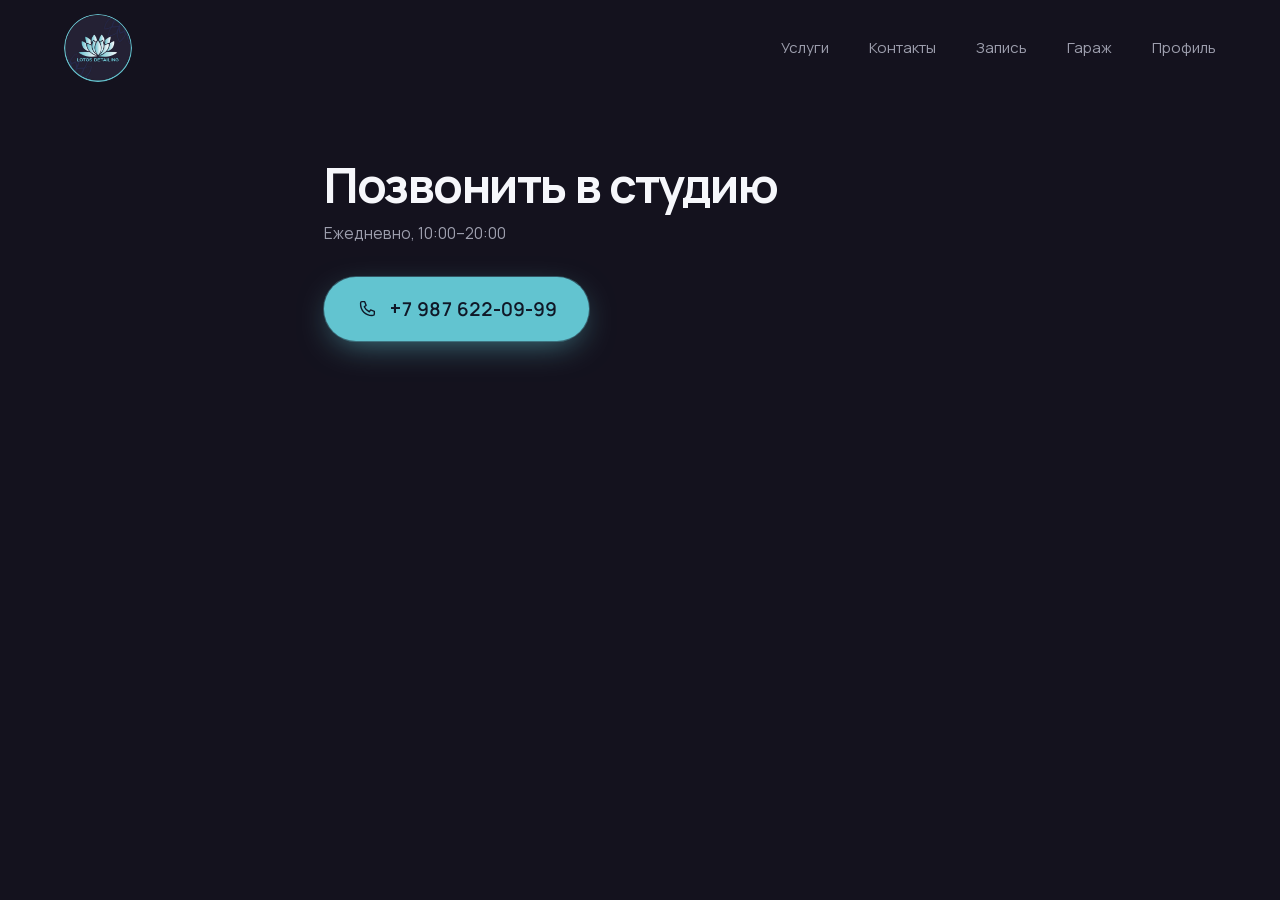
<file: call/index.html>
<!DOCTYPE html><html lang="ru" data-theme="dark" class="lJe08G_variable antialiased"><head><meta charSet="utf-8"/><meta name="viewport" content="width=device-width, initial-scale=1, viewport-fit=cover"/><link rel="preload" href="/_next/static/media/276a8f4fe816cb6b-s.p.2v2sz4qlut9s1.woff2" as="font" crossorigin="" type="font/woff2"/><link rel="preload" href="/_next/static/media/82450a180bcad83c-s.p.0p-wng2nn8o-p.woff2" as="font" crossorigin="" type="font/woff2"/><link rel="preload" as="image" href="/brand/logo.png"/><link rel="stylesheet" href="/_next/static/chunks/42lemt02dywxc.css" data-precedence="next"/><link rel="preload" as="script" fetchPriority="low" href="/_next/static/chunks/1pcw6gskne7pf.js"/><script src="/_next/static/chunks/2whg2n5r_t_s1.js" async=""></script><script src="/_next/static/chunks/1k6vud4yuzdun.js" async=""></script><script src="/_next/static/chunks/1wt7al7iiuzbs.js" async=""></script><script src="/_next/static/chunks/turbopack-2u1d16houkiyo.js" async=""></script><script src="/_next/static/chunks/44yf2y15n4xoh.js" async=""></script><script src="/_next/static/chunks/2fxo7t787hc55.js" async=""></script><script src="/_next/static/chunks/0l4cq3rhrk14i.js" async=""></script><script src="/_next/static/chunks/306l4kye9fggg.js" async=""></script><script src="/_next/static/chunks/17ff3iaz9jz6-.js" async=""></script><title>Позвонить · Лотос Детейлинг</title><meta name="description" content="Звонок в студию Лотос Детейлинг."/><meta name="application-name" content="Лотос Детейлинг"/><link rel="manifest" href="/manifest.webmanifest"/><meta name="robots" content="noindex"/><meta name="mobile-web-app-capable" content="yes"/><meta name="format-detection" content="telephone=no"/><meta name="mobile-web-app-capable" content="yes"/><meta name="apple-mobile-web-app-title" content="Лотос"/><meta name="apple-mobile-web-app-status-bar-style" content="black-translucent"/><meta property="og:title" content="Лотос Детейлинг · детейлинг в Уфе"/><meta property="og:description" content="Детейлинг-студия в Уфе. Бронирование кузова, полировка, керамика, химчистка, тонировка. Запись онлайн за три шага."/><meta property="og:site_name" content="Лотос Детейлинг"/><meta property="og:locale" content="ru_RU"/><meta property="og:image" content="https://ufa-lotus.github.io/icons/og-2.png"/><meta property="og:image:width" content="1200"/><meta property="og:image:height" content="630"/><meta property="og:image:alt" content="Лотос Детейлинг"/><meta property="og:type" content="website"/><meta name="twitter:card" content="summary_large_image"/><meta name="twitter:title" content="Лотос Детейлинг · детейлинг в Уфе"/><meta name="twitter:description" content="Детейлинг-студия в Уфе. Бронирование кузова, полировка, керамика, химчистка, тонировка. Запись онлайн за три шага."/><meta name="twitter:image" content="https://ufa-lotus.github.io/icons/og-2.png"/><meta name="twitter:image:alt" content="Лотос Детейлинг"/><meta name="twitter:image:width" content="1200"/><meta name="twitter:image:height" content="630"/><link rel="icon" href="/icon.png?icon.2paayhfgckhzw.png" sizes="64x64" type="image/png"/><link rel="apple-touch-icon" href="/apple-icon.png?apple-icon.1cl6m5b06x9k0.png" sizes="180x180" type="image/png"/><meta name="next-size-adjust" content=""/><meta name="theme-color" media="(prefers-color-scheme: light)" content="#14121e"/><meta name="theme-color" media="(prefers-color-scheme: dark)" content="#14121e"/><script>(function(){try{var p=null;try{p=localStorage.getItem("md-theme")}catch(e){}var d=true;var t=d?"dark":"light";document.documentElement.dataset.theme=t;var m=document.createElement("meta");m.name="theme-color";m.id="md-theme-color";m.content={"light":"#14121e","dark":"#14121e"}[t];document.head.prepend(m)}catch(e){}})()</script><script type="application/ld+json">{"@context":"https://schema.org","@type":"AutomotiveBusiness","name":"Лотос Детейлинг","alternateName":"LOTOS DETAILING","description":"Детейлинг-студия в Уфе","url":"https://ufa-lotus.github.io/","telephone":"+79876220999","address":[{"@type":"PostalAddress","streetAddress":"г. Уфа, ул. Жуковского, 27Б","addressLocality":"Уфа","addressRegion":"Республика Башкортостан","addressCountry":"RU"},{"@type":"PostalAddress","streetAddress":"с. Михайловка, ул. Ленина, 41/4","addressLocality":"Михайловка","addressRegion":"Республика Башкортостан","addressCountry":"RU","postalCode":"450511"}],"openingHoursSpecification":[{"@type":"OpeningHoursSpecification","dayOfWeek":["Monday","Tuesday","Wednesday","Thursday","Friday","Saturday","Sunday"],"opens":"10:00","closes":"20:00"}],"sameAs":["https://t.me/lotosdetail","https://vk.ru/lotosdetail","https://www.instagram.com/lotos.detailing/","https://2gis.ru/ufa/firm/70000001062603744"]}</script><script src="/_next/static/chunks/0cz1d0mv5g_q7.js" noModule=""></script></head><body class="min-h-svh bg-mist text-graphite"><div hidden=""><!--$--><!--/$--></div><header class="absolute inset-x-0 top-0 z-40 pt-[env(safe-area-inset-top)]"><div class="mx-auto flex h-16 max-w-[1440px] items-center justify-between px-5 lg:h-24 lg:px-16"><a aria-label="Лотос Детейлинг, на главную" class="relative z-50 block text-ink" href="/"><span class="flex items-center gap-2.5 h-12 lg:h-[68px]"><img src="/brand/logo.png" alt="" width="256" height="256" class="block aspect-square h-full w-auto select-none rounded-full" draggable="false"/><span class="sr-only">Лотос Детейлинг</span></span></a><div class="flex items-center gap-1 lg:gap-8"><nav aria-label="Основная навигация" class="hidden items-center gap-10 lg:flex"><a class="text-[15px] transition-colors duration-200 hover:text-ink text-muted" href="/#services">Услуги</a><a class="text-[15px] transition-colors duration-200 hover:text-ink text-muted" href="/#contacts">Контакты</a><a class="text-[15px] transition-colors duration-200 hover:text-ink text-muted" href="/booking/">Запись</a><a class="text-[15px] transition-colors duration-200 hover:text-ink text-muted" href="/garage/">Гараж</a><a class="text-[15px] transition-colors duration-200 hover:text-ink text-muted" href="/profile/">Профиль</a></nav><button type="button" aria-label="Открыть меню" aria-expanded="false" class="relative z-50 -mr-2 flex size-11 items-center justify-center text-ink lg:hidden"><span class="relative block h-[10px] w-6"><span class="absolute left-0 top-0 h-[1.5px] w-6 rounded-full bg-current transition-transform duration-300 ease-soft "></span><span class="absolute bottom-0 left-0 h-[1.5px] w-6 rounded-full bg-current transition-transform duration-300 ease-soft "></span></span></button></div></div></header><main class="page-enter mx-auto min-h-svh px-5 pb-[calc(var(--dock)+96px)] pt-[calc(env(safe-area-inset-top)+92px)] lg:px-16 lg:pb-28 lg:pt-40 max-w-[760px]"><div><h1 class="text-[34px] font-semibold leading-[1.04] tracking-[-0.035em] text-ink lg:text-[48px]">Позвонить в студию</h1><p class="mt-3 text-[15.5px] text-muted">Ежедневно<!-- -->, <!-- -->10:00–20:00</p><a href="tel:+79876220999" class="glow mt-8 inline-flex h-16 w-full items-center justify-center gap-3 rounded-full bg-accent px-8 text-[19px] font-semibold tabular-nums text-on-accent sm:w-auto"><svg width="22" height="22" viewBox="0 0 24 24" fill="none" stroke="currentColor" stroke-width="1.5" stroke-linecap="round" stroke-linejoin="round" aria-hidden="true"><path d="M6.500 4h3l1.500 4-2 1.500a11 11 0 0 0 5.500 5.500l1.500-2 4 1.500v3a1.500 1.500 0 0 1-1.500 1.500C10.500 19.500 4.500 13.500 5 5.500A1.500 1.500 0 0 1 6.500 4z"></path></svg>+7 987 622-09-99</a></div></main><!--$--><!--/$--><nav aria-label="Разделы приложения" class="fixed inset-x-3 bottom-[var(--nav-bottom)] z-30 transition-[transform,opacity] duration-200 ease-out motion-reduce:transition-none lg:hidden "><div data-glass="on" class="nav-track relative mx-auto h-16 max-w-[440px] touch-none select-none"><span aria-hidden="true" class="pointer-events-none absolute inset-0 rounded-full glass-bar" style="clip-path:none"></span><ul class="relative grid h-full grid-cols-4 items-center p-1" style="clip-path:none"><li><a aria-current="page" draggable="false" class="flex h-14 flex-col items-center justify-center gap-1 rounded-full text-muted" href="/"><svg width="23" height="23" viewBox="0 0 24 24" fill="none" stroke="currentColor" stroke-width="1.5" stroke-linecap="round" stroke-linejoin="round" aria-hidden="true"><path d="M4 10.5 12 4l8 6.5V19a1 1 0 0 1-1 1h-4.5v-5.5h-5V20H5a1 1 0 0 1-1-1z"></path></svg><span class="text-[11px] font-medium leading-none tracking-[-0.01em]">Главная</span></a></li><li><a draggable="false" class="flex h-14 flex-col items-center justify-center gap-1 rounded-full text-muted" href="/booking/"><svg width="23" height="23" viewBox="0 0 24 24" fill="none" stroke="currentColor" stroke-width="1.5" stroke-linecap="round" stroke-linejoin="round" aria-hidden="true"><rect x="4" y="5.5" width="16" height="14.5" rx="2.5"></rect><path d="M4 10h16M8.5 3.5v4M15.5 3.5v4"></path></svg><span class="text-[11px] font-medium leading-none tracking-[-0.01em]">Запись</span></a></li><li><a draggable="false" class="flex h-14 flex-col items-center justify-center gap-1 rounded-full text-muted" href="/garage/"><svg width="23" height="23" viewBox="0 0 24 24" fill="none" stroke="currentColor" stroke-width="1.5" stroke-linecap="round" stroke-linejoin="round" aria-hidden="true"><path d="M3.5 12.5 5.6 7.6a2 2 0 0 1 1.8-1.1h9.2a2 2 0 0 1 1.8 1.1l2.1 4.9"></path><rect x="3.5" y="12.5" width="17" height="5" rx="1.5"></rect><path d="M5.5 17.5v2M18.5 17.5v2M7 15h1.5M15.5 15H17"></path></svg><span class="text-[11px] font-medium leading-none tracking-[-0.01em]">Гараж</span></a></li><li><a draggable="false" class="flex h-14 flex-col items-center justify-center gap-1 rounded-full text-muted" href="/profile/"><svg width="23" height="23" viewBox="0 0 24 24" fill="none" stroke="currentColor" stroke-width="1.5" stroke-linecap="round" stroke-linejoin="round" aria-hidden="true"><circle cx="12" cy="8.5" r="3.5"></circle><path d="M5 20c.6-3.4 3.4-5.5 7-5.5s6.4 2.1 7 5.5"></path></svg><span class="text-[11px] font-medium leading-none tracking-[-0.01em]">Профиль</span></a></li></ul><span aria-hidden="true" data-lens="true" class="pointer-events-none absolute bottom-1 left-1 top-1 w-[calc((100%-8px)/4)]" style="transform:none"><span class="glass-lens-shadow absolute inset-0 rounded-full" style="opacity:0"></span><span class="absolute inset-0 overflow-hidden rounded-full"><span class="glass-lens-rest absolute inset-0 rounded-full" style="opacity:1"></span><span class="glass-lens-clear absolute inset-0 rounded-full" style="opacity:0"></span><span class="absolute inset-y-0 left-0 grid w-[400%] grid-cols-4 items-center text-ink" style="transform:none"><span class="flex h-14 flex-col items-center justify-center gap-1"><svg width="23" height="23" viewBox="0 0 24 24" fill="none" stroke="currentColor" stroke-width="1.5" stroke-linecap="round" stroke-linejoin="round" aria-hidden="true"><path d="M4 10.5 12 4l8 6.5V19a1 1 0 0 1-1 1h-4.5v-5.5h-5V20H5a1 1 0 0 1-1-1z"></path></svg><span class="text-[11px] font-medium leading-none tracking-[-0.01em]">Главная</span></span><span class="flex h-14 flex-col items-center justify-center gap-1"><svg width="23" height="23" viewBox="0 0 24 24" fill="none" stroke="currentColor" stroke-width="1.5" stroke-linecap="round" stroke-linejoin="round" aria-hidden="true"><rect x="4" y="5.5" width="16" height="14.5" rx="2.5"></rect><path d="M4 10h16M8.5 3.5v4M15.5 3.5v4"></path></svg><span class="text-[11px] font-medium leading-none tracking-[-0.01em]">Запись</span></span><span class="flex h-14 flex-col items-center justify-center gap-1"><svg width="23" height="23" viewBox="0 0 24 24" fill="none" stroke="currentColor" stroke-width="1.5" stroke-linecap="round" stroke-linejoin="round" aria-hidden="true"><path d="M3.5 12.5 5.6 7.6a2 2 0 0 1 1.8-1.1h9.2a2 2 0 0 1 1.8 1.1l2.1 4.9"></path><rect x="3.5" y="12.5" width="17" height="5" rx="1.5"></rect><path d="M5.5 17.5v2M18.5 17.5v2M7 15h1.5M15.5 15H17"></path></svg><span class="text-[11px] font-medium leading-none tracking-[-0.01em]">Гараж</span></span><span class="flex h-14 flex-col items-center justify-center gap-1"><svg width="23" height="23" viewBox="0 0 24 24" fill="none" stroke="currentColor" stroke-width="1.5" stroke-linecap="round" stroke-linejoin="round" aria-hidden="true"><circle cx="12" cy="8.5" r="3.5"></circle><path d="M5 20c.6-3.4 3.4-5.5 7-5.5s6.4 2.1 7 5.5"></path></svg><span class="text-[11px] font-medium leading-none tracking-[-0.01em]">Профиль</span></span></span><span class="glass-lens-rim absolute inset-0 rounded-full" style="opacity:0"></span></span></span></div></nav><div role="status" aria-live="polite" class="pointer-events-none fixed inset-x-0 bottom-[calc(var(--dock)+30px)] z-50 flex justify-center px-4 lg:bottom-10"></div><div role="status" aria-live="polite" class="pointer-events-none fixed inset-x-0 top-[calc(env(safe-area-inset-top)+12px)] z-[60] flex justify-center px-4"></div><div class="pointer-events-none fixed inset-x-0 bottom-[calc(var(--dock)+18px)] z-[55] flex justify-center px-3 lg:bottom-8"></div><script id="_R_">(globalThis["TURBOPACK"] || (globalThis["TURBOPACK"] = [])).push({"otherChunks":["static/chunks/1pcw6gskne7pf.js","static/chunks/2whg2n5r_t_s1.js","static/chunks/1k6vud4yuzdun.js","static/chunks/1wt7al7iiuzbs.js"],"runtimeModuleIds":[94553]});</script><script src="/_next/static/chunks/1pcw6gskne7pf.js" async=""></script><script>(self.__next_f=self.__next_f||[]).push([0])</script><script>self.__next_f.push([1,"1:\"$Sreact.fragment\"\n2:\"/_next/static/chunks/44yf2y15n4xoh.js\"\n3:\"/_next/static/chunks/2fxo7t787hc55.js\"\n4:\"/_next/static/chunks/0l4cq3rhrk14i.js\"\n5:I[45745,[\"$2\",\"$3\",\"$4\"],\"Header\"]\n6:I[39756,[\"$2\",\"$3\",\"$4\"],\"default\"]\n7:\"/_next/static/chunks/306l4kye9fggg.js\"\n8:I[58298,[\"$2\",\"$3\",\"$4\",\"$7\"],\"default\"]\n9:I[37457,[\"$2\",\"$3\",\"$4\"],\"default\"]\na:I[50417,[\"$2\",\"$3\",\"$4\"],\"BottomNav\"]\nb:I[85807,[\"$2\",\"$3\",\"$4\"],\"SoonToast\"]\nc:I[30869,[\"$2\",\"$3\",\"$4\"],\"ThemeSync\"]\nd:I[92766,[\"$2\",\"$3\",\"$4\"],\"PwaRegister\"]\ne:I[71719,[\"$2\",\"$3\",\"$4\"],\"GisLinks\"]\nf:I[53985,[\"$2\",\"$3\",\"$4\"],\"AppStatus\"]\n14:\"ViewportBoundary\"\n15:I[97367,[\"$2\",\"$3\",\"$4\"],\"$14\"]\n17:\"MetadataBoundary\"\n18:I[97367,[\"$2\",\"$3\",\"$4\"],\"$17\"]\n19:\"$Sreact.suspense\"\n1b:I[68027,[\"$2\",\"$3\",\"$4\"],\"default\",1]\n:HL[\"/_next/static/chunks/42lemt02dywxc.css\",\"style\"]\n:HL[\"/_next/static/media/276a8f4fe816cb6b-s.p.2v2sz4qlut9s1.woff2\",\"font\",{\"crossOrigin\":\"\",\"type\":\"font/woff2\"}]\n:HL[\"/_next/static/media/82450a180bcad83c-s.p.0p-wng2nn8o-p.woff2\",\"font\",{\"crossOrigin\":\"\",\"type\":\"font/woff2\"}]\n11:X\n12:[[\"children\",{\"s\":\"__PAGE__\",\"h\":512,\"d\":{\"r\":\"$L13\",\"p\":false,\"v\":null}}]]\n10:[[\"children\",{\"s\":\"call\",\"h\":512,\"d\":{\"r\":[\"$\",\"$1\",\"c\",{\"children\":[null,[\"$\",\"$L6\",null,{\"parallelRouterKey\":\"children\",\"error\":\"$undefined\",\"errorStyles\":\"$undefined\",\"errorScripts\":\"$undefined\",\"template\":[\"$\",\"$L9\",null,{}],\"templateStyles\":\"$undefined\",\"templateScripts\":\"$undefined\",\"notFound\":\"$undefined\",\"forbidden\":\"$undefined\",\"unauthorized\":\"$undefined\"}]]}],\"p\":false,\"v\":\"$11\"},\"c\":\"$Q12\"}]]\n0:{\"P\":null,\"c\":[\"\",\"call\",\"\"],\"q\":\"\",\"i\":false,\"t\":{\"t\":{\"s\":\"\",\"h\":528,\"d\":{\"r\":[\"$\",\"$1\",\"c\",{\"children\":[[[\"$\",\"link\",\"0\",{\"rel\":\"stylesheet\",\"href\":\"/_next/static/chunks/42lemt02dywxc.css\",\"precedence\":\"next\",\"crossOrigin\":\"$undefined\",\"nonce\":\"$undefined\"}],[\"$\",\"script\",\"script-0\",{\"src\":\"/_next/static/chunks/44yf2y15n4xoh.js\",\"async\":true,\"nonce\":\"$undefined\"}],[\"$\",\"script\",\"script-1\",{\"src\":\"/_next/static/chunks/2fxo7t787hc55.js\",\"async\":true,\"nonce\":\"$undefined\"}],[\"$\",\"script\",\"script-2\",{\"src\":\"/_next/static/chunks/0l4cq3rhrk14i.js\",\"async\":true,\"nonce\":\"$undefined\"}]],[\"$\",\"html\",null,{\"lang\":\"ru\",\"data-theme\":\"dark\",\"className\":\"lJe08G_variable antialiased\",\"suppressHydrationWarning\":true,\"children\":[[\"$\",\"head\",null,{\"children\":[[\"$\",\"script\",null,{\"dangerouslySetInnerHTML\":{\"__html\":\"(function(){try{var p=null;try{p=localStorage.getItem(\\\"md-theme\\\")}catch(e){}var d=true;var t=d?\\\"dark\\\":\\\"light\\\";document.documentElement.dataset.theme=t;var m=document.createElement(\\\"meta\\\");m.name=\\\"theme-color\\\";m.id=\\\"md-theme-color\\\";m.content={\\\"light\\\":\\\"#14121e\\\",\\\"dark\\\":\\\"#14121e\\\"}[t];document.head.prepend(m)}catch(e){}})()\"}}],[\"$\",\"meta\",null,{\"name\":\"theme-color\",\"media\":\"(prefers-color-scheme: light)\",\"content\":\"#14121e\"}],[\"$\",\"meta\",null,{\"name\":\"theme-color\",\"media\":\"(prefers-color-scheme: dark)\",\"content\":\"#14121e\"}],[\"$\",\"script\",null,{\"type\":\"application/ld+json\",\"dangerouslySetInnerHTML\":{\"__html\":\"{\\\"@context\\\":\\\"https://schema.org\\\",\\\"@type\\\":\\\"AutomotiveBusiness\\\",\\\"name\\\":\\\"Лотос Детейлинг\\\",\\\"alternateName\\\":\\\"LOTOS DETAILING\\\",\\\"description\\\":\\\"Детейлинг-студия в Уфе\\\",\\\"url\\\":\\\"https://ufa-lotus.github.io/\\\",\\\"telephone\\\":\\\"+79876220999\\\",\\\"address\\\":[{\\\"@type\\\":\\\"PostalAddress\\\",\\\"streetAddress\\\":\\\"г. Уфа, ул. Жуковского, 27Б\\\",\\\"addressLocality\\\":\\\"Уфа\\\",\\\"addressRegion\\\":\\\"Республика Башкортостан\\\",\\\"addressCountry\\\":\\\"RU\\\"},{\\\"@type\\\":\\\"PostalAddress\\\",\\\"streetAddress\\\":\\\"с. Михайловка, ул. Ленина, 41/4\\\",\\\"addressLocality\\\":\\\"Михайловка\\\",\\\"addressRegion\\\":\\\"Республика Башкортостан\\\",\\\"addressCountry\\\":\\\"RU\\\",\\\"postalCode\\\":\\\"450511\\\"}],\\\"openingHoursSpecification\\\":[{\\\"@type\\\":\\\"OpeningHoursSpecification\\\",\\\"dayOfWeek\\\":[\\\"Monday\\\",\\\"Tuesday\\\",\\\"Wednesday\\\",\\\"Thursday\\\",\\\"Friday\\\",\\\"Saturday\\\",\\\"Sunday\\\"],\\\"opens\\\":\\\"10:00\\\",\\\"closes\\\":\\\"20:00\\\"}],\\\"sameAs\\\":[\\\"https://t.me/lotosdetail\\\",\\\"https://vk.ru/lotosdetail\\\",\\\"https://www.instagram.com/lotos.detailing/\\\",\\\"https://2gis.ru/ufa/firm/70000001062603744\\\"]}\"}}]]}],[\"$\",\"body\",null,{\"className\":\"min-h-svh bg-mist text-graphite\",\"children\":[[\"$\",\"$L5\",null,{}],[\"$\",\"$L6\",null,{\"parallelRouterKey\":\"children\",\"error\":\"$8\",\"errorStyles\":[],\"errorScripts\":[[\"$\",\"script\",\"script-0\",{\"src\":\"/_next/static/chunks/306l4kye9fggg.js\",\"async\":true,\"nonce\":\"$undefined\"}]],\"template\":[\"$\",\"$L9\",null,{}],\"templateStyles\":\"$undefined\",\"templateScripts\":\"$undefined\",\"notFound\":[[[\"$\",\"title\",null,{\"children\":\"404: This page could not be found.\"}],[\"$\",\"div\",null,{\"style\":{\"fontFamily\":\"system-ui,\\\"Segoe UI\\\",Roboto,Helvetica,Arial,sans-serif,\\\"Apple Color Emoji\\\",\\\"Segoe UI Emoji\\\"\",\"height\":\"100vh\",\"textAlign\":\"center\",\"display\":\"flex\",\"flexDirection\":\"column\",\"alignItems\":\"center\",\"justifyContent\":\"center\"},\"children\":[\"$\",\"div\",null,{\"children\":[[\"$\",\"style\",null,{\"dangerouslySetInnerHTML\":{\"__html\":\"body{color:#000;background:#fff;margin:0}.next-error-h1{border-right:1px solid rgba(0,0,0,.3)}@media (prefers-color-scheme:dark){body{color:#fff;background:#000}.next-error-h1{border-right:1px solid rgba(255,255,255,.3)}}\"}}],[\"$\",\"h1\",null,{\"className\":\"next-error-h1\",\"style\":{\"display\":\"inline-block\",\"margin\":\"0 20px 0 0\",\"padding\":\"0 23px 0 0\",\"fontSize\":24,\"fontWeight\":500,\"verticalAlign\":\"top\",\"lineHeight\":\"49px\"},\"children\":404}],[\"$\",\"div\",null,{\"style\":{\"display\":\"inline-block\"},\"children\":[\"$\",\"h2\",null,{\"style\":{\"fontSize\":14,\"fontWeight\":400,\"lineHeight\":\"49px\",\"margin\":0},\"children\":\"This page could not be found.\"}]}]]}]}]],[]],\"forbidden\":\"$undefined\",\"unauthorized\":\"$undefined\"}],[\"$\",\"$La\",null,{}],[\"$\",\"$Lb\",null,{}],[\"$\",\"$Lc\",null,{}],[\"$\",\"$Ld\",null,{}],[\"$\",\"$Le\",null,{}],[\"$\",\"$Lf\",null,{}]]}]]}]]}],\"p\":false,\"v\":null},\"c\":\"$Q10\"},\"h\":{\"r\":[\"$\",\"$1\",\"h\",{\"children\":[null,[\"$\",\"$L15\",null,{\"children\":\"$L16\"}],[\"$\",\"$L18\",null,{\"children\":[[\"$\",\"div\",null,{\"hidden\":true,\"children\":[\"$\",\"$19\",null,{\"name\":\"Next.Metadata\",\"children\":\"$L1a\"}]}],null]}],[\"$\",\"meta\",null,{\"name\":\"next-size-adjust\",\"content\":\"\"}]]}],\"p\":false,\"v\":null}},\"m\":\"$undefined\",\"G\":[\"$1b\",[[\"$\",\"link\",\"0\",{\"rel\":\"stylesheet\",\"href\":\"/_next/static/chunks/42lemt02dywxc.css\",\"precedence\":\"next\",\"crossOrigin\":\"$undefined\",\"nonce\":\"$undefined\"}]]],\"S\":true,\"r\":\"$undefined\",\"s\":\"$undefined\",\"a\":\"$undefined\",\"l\":\"$undefined\",\"p\":\"$undefined\",\"d\":\"$undefined\",\"b\":\"hFe9_kH3FnDhGrnmHmVie\"}\n1c:\"/_next/static/chunks/17ff3iaz9jz6-.js\"\n1d:I[17970,[\"$2\",\"$3\",\"$4\",\"$1c\"],\"CallNow\"]\n1e:I[97367,[\"$2\",\"$3\",\"$4\"],\"OutletBoundary\"]\n11:C\n13:[\"$\",\"$1\",\"c\",{\"children\":[[\"$\",\"main\",null,{\"className\":\"page-enter mx-auto min-h-svh px-5 pb-[calc(var(--dock)+96px)] pt-[calc(env(safe-area-inset-top)+92px)] lg:px-16 lg:pb-28 lg:pt-40 max-w-[760px]\",\"children\":[\"$\",\"$L1d\",null,{}]}],[[\"$\",\"script\",\"script-0\",{\"src\":\"/_next/static/chunks/17ff3iaz9jz6-.js\",\"async\":true,\"nonce\":\"$undefined\"}]],[\"$\",\"$L1e\",null,{\"children\":[\"$\",\"$19\",null,{\"name\":\"Next.MetadataOutlet\",\"children\":\"$@1f\"}]}]]}]\n16:[[\"$\",\"meta\",\"0\",{\"charSet\":\"utf-8\"}],[\"$\",\"meta\",\"1\",{\"name\":\"viewport\",\"content\":\"width=device-width, initial-scale=1, viewport-fit=cover\"}]]\n20:I[27201,[\"$2\",\"$3\",\"$4\"],\"IconMark\"]\n1a:[[\"$\",\"title\",\"0\",{\"children\":\"Позвонить · Лотос Детейлинг\"}],[\"$\",\"meta\",\"1\",{\"name\":\"description\",\"content\":\"Звонок в студию Лотос Детейлинг.\"}],[\"$\",\"meta\",\"2\",{\"name\":\"application-name\",\"content\":\"Лотос Детейлинг\"}],[\"$\",\"link\",\"3\",{\"rel\":\"manifest\",\"href\":\"/manifest.webmanifest\",\"crossOrigin\":\"$undefined\"}],[\"$\",\"meta\",\"4\",{\"name\":\"robots\",\"content\":\"noindex\"}],[\"$\",\"meta\",\"5\",{\"name\":\"mobile-web-app-capable\",\"content\":\"yes\"}],[\"$\",\"meta\",\"6\",{\"name\":\"format-detection\",\"content\":\"telephone=no\"}],[\"$\",\"meta\",\"7\",{\"name\":\"mobile-web-app-capable\",\"content\":\"yes\"}],[\"$\",\"meta\",\"8\",{\"name\":\"apple-mobile-web-app-title\",\"content\":\"Лотос\"}],[\"$\",\"meta\",\"9\",{\"name\":\"apple-mobile-web-app-status-bar-style\",\"content\":\"black-translucent\"}],[\"$\",\"meta\",\"10\",{\"property\":\"og:title\",\"content\":\"Лотос Детейлинг · детейлинг в Уфе\"}],[\"$\",\"meta\",\"11\",{\"property\":\"og:description\",\"content\":\"Детейлинг-студия в Уфе. Бронирование кузова, полировка, керамика, химчистка, тонировка. Запись онлайн за три шага.\"}],[\"$\",\"meta\",\"12\",{\"property\":\"og:site_name\",\"content\":\"Лотос Детейлинг\"}],[\"$\",\"meta\",\"13\",{\"property\":\"og:locale\",\"content\":\"ru_RU\"}],[\"$\",\"meta\",\"14\",{\"property\":\"og:image\",\"content\":\"https://ufa-lotus.github.io/icons/og-2.png\"}],[\"$\",\"meta\",\"15\",{\"property\":\"og:image:width\",\"content\":\"1200\"}],[\"$\",\"meta\",\"16\",{\"property\":\"og:image:height\",\"content\":\"630\"}],[\"$\",\"meta\",\"17\",{\"property\":\"og:image:alt\",\"content\":\"Лотос Детейлинг\"}],[\"$\",\"meta\",\"18\",{\"property\":\"og:type\",\"content\":\"website\"}],[\"$\",\"meta\",\"19\",{\"name\":\"twitter:card\",\"content\":\"summary_large_image\"}],[\"$\",\"meta\",\"20\",{\"name\":\"twitter:title\",\"content\":\"Лотос Детейлинг · детейлинг в Уфе\"}],[\"$\",\"meta\",\"21\",{\"name\":\"twitter:description\",\"content\":\"Детейлинг-студия в Уфе. Бронирование кузова, полировка, керамика, химчистка, тонировка. Запись онлайн за три шага.\"}],[\"$\",\"meta\",\"22\",{\"name\":\"twitter:image\",\"content\":\"https://ufa-lotus.github.io/icons/og-2.png\"}],[\"$\",\"meta\",\"23\",{\"name\":\"twitter:image:alt\",\"content\":\"Лотос Детейлинг\"}],[\"$\",\"meta\",\"24\",{\"name\":\"twitter:image:width\",\"content\":\"1200\"}],[\"$\",\"meta\",\"25\",{\"name\":\"twitter:image:height\",\"content\":\"630\"}],[\"$\",\"link\",\"26\",{\"rel\":\"icon\",\"href\":\"/icon.png?icon.2paayhfgckhzw.png\",\"sizes\":\"64x64\",\"type\":\"image/png\"}],[\"$\",\"link\",\"27\",{\"rel\":\"apple-touch-icon\",\"href\":\"/apple-icon.png?apple-icon.1cl6m5b06x9k0.png\",\"sizes\":\"180x180\",\"type\":\"image/png\"}],[\"$\",\"$L20\",\"28\",{}]]\n1f:null\n"])</script></body></html>
</file>
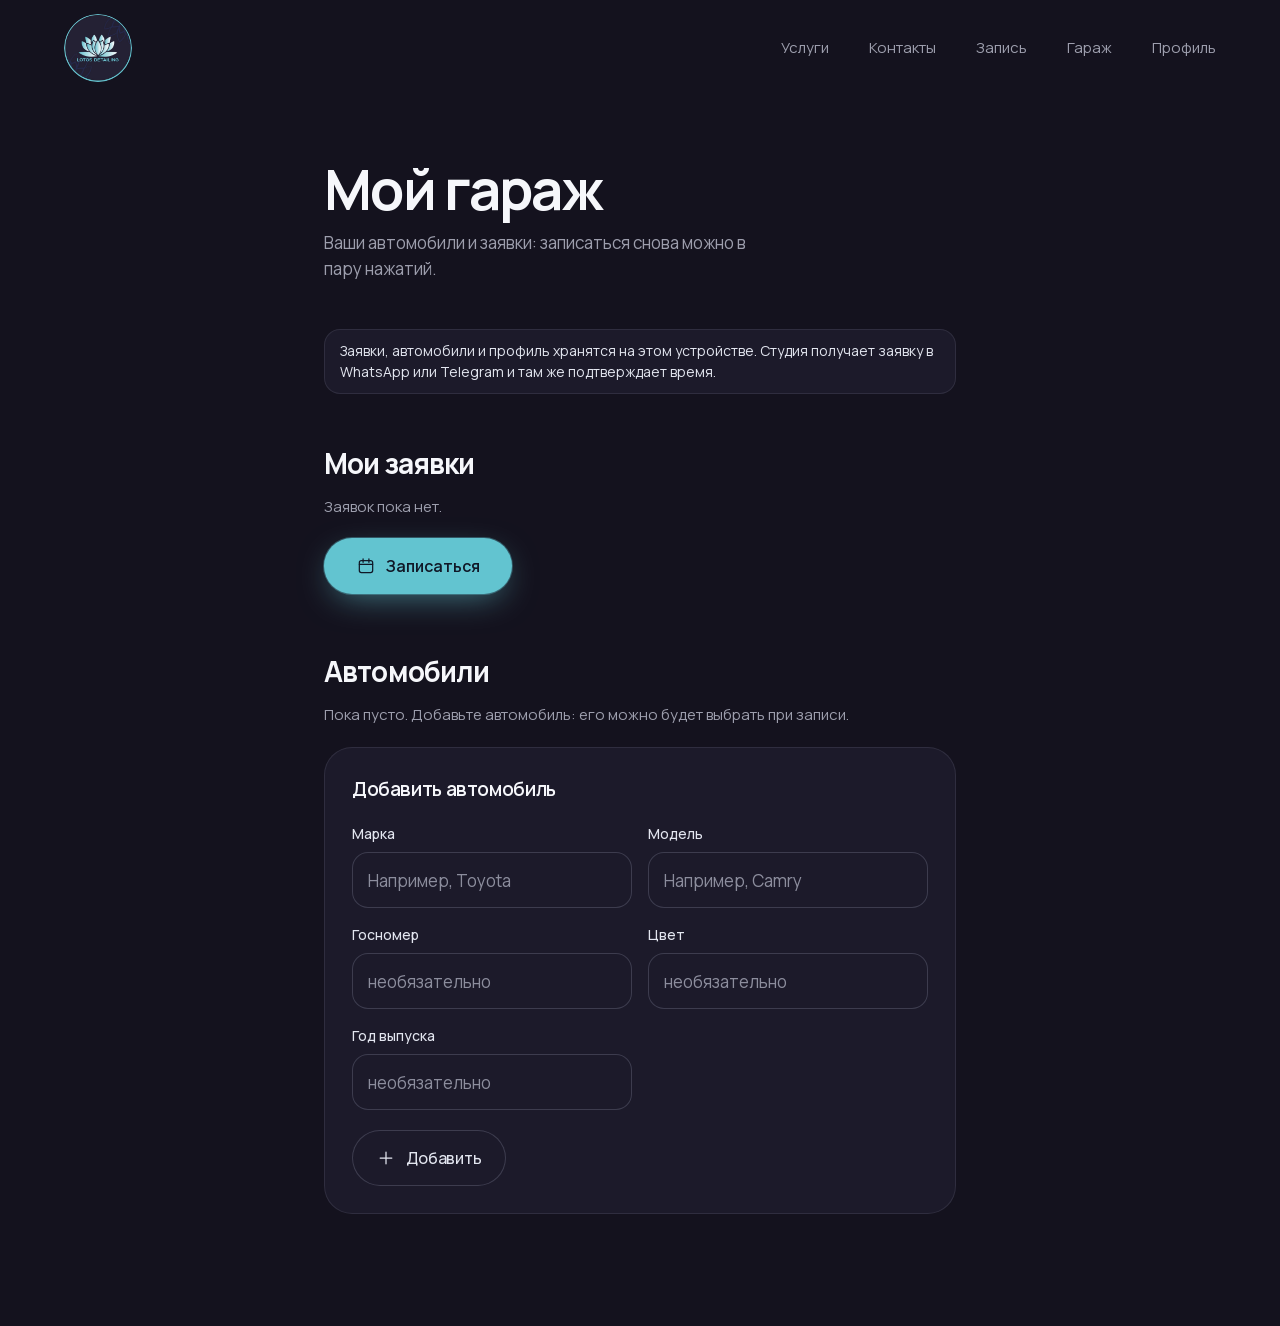
<file: garage/index.html>
<!DOCTYPE html><html lang="ru" data-theme="dark" class="lJe08G_variable antialiased"><head><meta charSet="utf-8"/><meta name="viewport" content="width=device-width, initial-scale=1, viewport-fit=cover"/><link rel="preload" href="/_next/static/media/276a8f4fe816cb6b-s.p.2v2sz4qlut9s1.woff2" as="font" crossorigin="" type="font/woff2"/><link rel="preload" href="/_next/static/media/82450a180bcad83c-s.p.0p-wng2nn8o-p.woff2" as="font" crossorigin="" type="font/woff2"/><link rel="preload" as="image" href="/brand/logo.png"/><link rel="stylesheet" href="/_next/static/chunks/42lemt02dywxc.css" data-precedence="next"/><link rel="preload" as="script" fetchPriority="low" href="/_next/static/chunks/1pcw6gskne7pf.js"/><script src="/_next/static/chunks/2whg2n5r_t_s1.js" async=""></script><script src="/_next/static/chunks/1k6vud4yuzdun.js" async=""></script><script src="/_next/static/chunks/1wt7al7iiuzbs.js" async=""></script><script src="/_next/static/chunks/turbopack-2u1d16houkiyo.js" async=""></script><script src="/_next/static/chunks/44yf2y15n4xoh.js" async=""></script><script src="/_next/static/chunks/2fxo7t787hc55.js" async=""></script><script src="/_next/static/chunks/0l4cq3rhrk14i.js" async=""></script><script src="/_next/static/chunks/306l4kye9fggg.js" async=""></script><script src="/_next/static/chunks/14mtyhp9gu5r-.js" async=""></script><script src="/_next/static/chunks/3-qlvrln-i_is.js" async=""></script><title>Мой гараж · Лотос Детейлинг</title><meta name="description" content="Ваши автомобили и заявки: записаться снова можно в пару нажатий."/><meta name="application-name" content="Лотос Детейлинг"/><link rel="manifest" href="/manifest.webmanifest"/><meta name="mobile-web-app-capable" content="yes"/><meta name="format-detection" content="telephone=no"/><meta name="mobile-web-app-capable" content="yes"/><meta name="apple-mobile-web-app-title" content="Лотос"/><meta name="apple-mobile-web-app-status-bar-style" content="black-translucent"/><meta property="og:title" content="Лотос Детейлинг · детейлинг в Уфе"/><meta property="og:description" content="Детейлинг-студия в Уфе. Бронирование кузова, полировка, керамика, химчистка, тонировка. Запись онлайн за три шага."/><meta property="og:site_name" content="Лотос Детейлинг"/><meta property="og:locale" content="ru_RU"/><meta property="og:image" content="https://ufa-lotus.github.io/icons/og-2.png"/><meta property="og:image:width" content="1200"/><meta property="og:image:height" content="630"/><meta property="og:image:alt" content="Лотос Детейлинг"/><meta property="og:type" content="website"/><meta name="twitter:card" content="summary_large_image"/><meta name="twitter:title" content="Лотос Детейлинг · детейлинг в Уфе"/><meta name="twitter:description" content="Детейлинг-студия в Уфе. Бронирование кузова, полировка, керамика, химчистка, тонировка. Запись онлайн за три шага."/><meta name="twitter:image" content="https://ufa-lotus.github.io/icons/og-2.png"/><meta name="twitter:image:alt" content="Лотос Детейлинг"/><meta name="twitter:image:width" content="1200"/><meta name="twitter:image:height" content="630"/><link rel="icon" href="/icon.png?icon.2paayhfgckhzw.png" sizes="64x64" type="image/png"/><link rel="apple-touch-icon" href="/apple-icon.png?apple-icon.1cl6m5b06x9k0.png" sizes="180x180" type="image/png"/><meta name="next-size-adjust" content=""/><meta name="theme-color" media="(prefers-color-scheme: light)" content="#14121e"/><meta name="theme-color" media="(prefers-color-scheme: dark)" content="#14121e"/><script>(function(){try{var p=null;try{p=localStorage.getItem("md-theme")}catch(e){}var d=true;var t=d?"dark":"light";document.documentElement.dataset.theme=t;var m=document.createElement("meta");m.name="theme-color";m.id="md-theme-color";m.content={"light":"#14121e","dark":"#14121e"}[t];document.head.prepend(m)}catch(e){}})()</script><script type="application/ld+json">{"@context":"https://schema.org","@type":"AutomotiveBusiness","name":"Лотос Детейлинг","alternateName":"LOTOS DETAILING","description":"Детейлинг-студия в Уфе","url":"https://ufa-lotus.github.io/","telephone":"+79876220999","address":[{"@type":"PostalAddress","streetAddress":"г. Уфа, ул. Жуковского, 27Б","addressLocality":"Уфа","addressRegion":"Республика Башкортостан","addressCountry":"RU"},{"@type":"PostalAddress","streetAddress":"с. Михайловка, ул. Ленина, 41/4","addressLocality":"Михайловка","addressRegion":"Республика Башкортостан","addressCountry":"RU","postalCode":"450511"}],"openingHoursSpecification":[{"@type":"OpeningHoursSpecification","dayOfWeek":["Monday","Tuesday","Wednesday","Thursday","Friday","Saturday","Sunday"],"opens":"10:00","closes":"20:00"}],"sameAs":["https://t.me/lotosdetail","https://vk.ru/lotosdetail","https://www.instagram.com/lotos.detailing/","https://2gis.ru/ufa/firm/70000001062603744"]}</script><script src="/_next/static/chunks/0cz1d0mv5g_q7.js" noModule=""></script></head><body class="min-h-svh bg-mist text-graphite"><div hidden=""><!--$--><!--/$--></div><header class="absolute inset-x-0 top-0 z-40 pt-[env(safe-area-inset-top)]"><div class="mx-auto flex h-16 max-w-[1440px] items-center justify-between px-5 lg:h-24 lg:px-16"><a aria-label="Лотос Детейлинг, на главную" class="relative z-50 block text-ink" href="/"><span class="flex items-center gap-2.5 h-12 lg:h-[68px]"><img src="/brand/logo.png" alt="" width="256" height="256" class="block aspect-square h-full w-auto select-none rounded-full" draggable="false"/><span class="sr-only">Лотос Детейлинг</span></span></a><div class="flex items-center gap-1 lg:gap-8"><nav aria-label="Основная навигация" class="hidden items-center gap-10 lg:flex"><a class="text-[15px] transition-colors duration-200 hover:text-ink text-muted" href="/#services">Услуги</a><a class="text-[15px] transition-colors duration-200 hover:text-ink text-muted" href="/#contacts">Контакты</a><a class="text-[15px] transition-colors duration-200 hover:text-ink text-muted" href="/booking/">Запись</a><a class="text-[15px] transition-colors duration-200 hover:text-ink text-muted" href="/garage/">Гараж</a><a class="text-[15px] transition-colors duration-200 hover:text-ink text-muted" href="/profile/">Профиль</a></nav><button type="button" aria-label="Открыть меню" aria-expanded="false" class="relative z-50 -mr-2 flex size-11 items-center justify-center text-ink lg:hidden"><span class="relative block h-[10px] w-6"><span class="absolute left-0 top-0 h-[1.5px] w-6 rounded-full bg-current transition-transform duration-300 ease-soft "></span><span class="absolute bottom-0 left-0 h-[1.5px] w-6 rounded-full bg-current transition-transform duration-300 ease-soft "></span></span></button></div></div></header><main class="page-enter mx-auto min-h-svh px-5 pb-[calc(var(--dock)+96px)] pt-[calc(env(safe-area-inset-top)+92px)] lg:px-16 lg:pb-28 lg:pt-40 max-w-[760px]"><header class="mb-8 lg:mb-12"><h1 class="text-[clamp(28px,8.2vw,36px)] font-semibold leading-[1.04] tracking-[-0.04em] text-ink [overflow-wrap:anywhere] lg:text-[56px]">Мой гараж</h1><p class="mt-3 max-w-[52ch] text-[15.5px] leading-[1.5] text-muted lg:text-[17px]">Ваши автомобили и заявки: записаться снова можно в пару нажатий.</p></header><p class="mb-10 rounded-2xl bg-white px-4 py-3 text-[14px] leading-[1.45] text-graphite ring-1 ring-inset ring-line lg:mb-12">Заявки, автомобили и профиль хранятся на этом устройстве. Студия получает заявку в WhatsApp или Telegram и там же подтверждает время.</p><div aria-busy="true" class="space-y-2.5"><div class="h-20 rounded-[22px] bg-graphite/[0.05]"></div><div class="h-20 rounded-[22px] bg-graphite/[0.05]"></div></div></main><!--$--><!--/$--><nav aria-label="Разделы приложения" class="fixed inset-x-3 bottom-[var(--nav-bottom)] z-30 transition-[transform,opacity] duration-200 ease-out motion-reduce:transition-none lg:hidden "><div data-glass="on" class="nav-track relative mx-auto h-16 max-w-[440px] touch-none select-none"><span aria-hidden="true" class="pointer-events-none absolute inset-0 rounded-full glass-bar" style="clip-path:none"></span><ul class="relative grid h-full grid-cols-4 items-center p-1" style="clip-path:none"><li><a draggable="false" class="flex h-14 flex-col items-center justify-center gap-1 rounded-full text-muted" href="/"><svg width="23" height="23" viewBox="0 0 24 24" fill="none" stroke="currentColor" stroke-width="1.5" stroke-linecap="round" stroke-linejoin="round" aria-hidden="true"><path d="M4 10.5 12 4l8 6.5V19a1 1 0 0 1-1 1h-4.5v-5.5h-5V20H5a1 1 0 0 1-1-1z"></path></svg><span class="text-[11px] font-medium leading-none tracking-[-0.01em]">Главная</span></a></li><li><a draggable="false" class="flex h-14 flex-col items-center justify-center gap-1 rounded-full text-muted" href="/booking/"><svg width="23" height="23" viewBox="0 0 24 24" fill="none" stroke="currentColor" stroke-width="1.5" stroke-linecap="round" stroke-linejoin="round" aria-hidden="true"><rect x="4" y="5.5" width="16" height="14.5" rx="2.5"></rect><path d="M4 10h16M8.5 3.5v4M15.5 3.5v4"></path></svg><span class="text-[11px] font-medium leading-none tracking-[-0.01em]">Запись</span></a></li><li><a aria-current="page" draggable="false" class="flex h-14 flex-col items-center justify-center gap-1 rounded-full text-muted" href="/garage/"><svg width="23" height="23" viewBox="0 0 24 24" fill="none" stroke="currentColor" stroke-width="1.5" stroke-linecap="round" stroke-linejoin="round" aria-hidden="true"><path d="M3.5 12.5 5.6 7.6a2 2 0 0 1 1.8-1.1h9.2a2 2 0 0 1 1.8 1.1l2.1 4.9"></path><rect x="3.5" y="12.5" width="17" height="5" rx="1.5"></rect><path d="M5.5 17.5v2M18.5 17.5v2M7 15h1.5M15.5 15H17"></path></svg><span class="text-[11px] font-medium leading-none tracking-[-0.01em]">Гараж</span></a></li><li><a draggable="false" class="flex h-14 flex-col items-center justify-center gap-1 rounded-full text-muted" href="/profile/"><svg width="23" height="23" viewBox="0 0 24 24" fill="none" stroke="currentColor" stroke-width="1.5" stroke-linecap="round" stroke-linejoin="round" aria-hidden="true"><circle cx="12" cy="8.5" r="3.5"></circle><path d="M5 20c.6-3.4 3.4-5.5 7-5.5s6.4 2.1 7 5.5"></path></svg><span class="text-[11px] font-medium leading-none tracking-[-0.01em]">Профиль</span></a></li></ul><span aria-hidden="true" data-lens="true" class="pointer-events-none absolute bottom-1 left-1 top-1 w-[calc((100%-8px)/4)]" style="transform:translateX(200%)"><span class="glass-lens-shadow absolute inset-0 rounded-full" style="opacity:0"></span><span class="absolute inset-0 overflow-hidden rounded-full"><span class="glass-lens-rest absolute inset-0 rounded-full" style="opacity:1"></span><span class="glass-lens-clear absolute inset-0 rounded-full" style="opacity:0"></span><span class="absolute inset-y-0 left-0 grid w-[400%] grid-cols-4 items-center text-ink" style="transform:translateX(-50%)"><span class="flex h-14 flex-col items-center justify-center gap-1"><svg width="23" height="23" viewBox="0 0 24 24" fill="none" stroke="currentColor" stroke-width="1.5" stroke-linecap="round" stroke-linejoin="round" aria-hidden="true"><path d="M4 10.5 12 4l8 6.5V19a1 1 0 0 1-1 1h-4.5v-5.5h-5V20H5a1 1 0 0 1-1-1z"></path></svg><span class="text-[11px] font-medium leading-none tracking-[-0.01em]">Главная</span></span><span class="flex h-14 flex-col items-center justify-center gap-1"><svg width="23" height="23" viewBox="0 0 24 24" fill="none" stroke="currentColor" stroke-width="1.5" stroke-linecap="round" stroke-linejoin="round" aria-hidden="true"><rect x="4" y="5.5" width="16" height="14.5" rx="2.5"></rect><path d="M4 10h16M8.5 3.5v4M15.5 3.5v4"></path></svg><span class="text-[11px] font-medium leading-none tracking-[-0.01em]">Запись</span></span><span class="flex h-14 flex-col items-center justify-center gap-1"><svg width="23" height="23" viewBox="0 0 24 24" fill="none" stroke="currentColor" stroke-width="1.5" stroke-linecap="round" stroke-linejoin="round" aria-hidden="true"><path d="M3.5 12.5 5.6 7.6a2 2 0 0 1 1.8-1.1h9.2a2 2 0 0 1 1.8 1.1l2.1 4.9"></path><rect x="3.5" y="12.5" width="17" height="5" rx="1.5"></rect><path d="M5.5 17.5v2M18.5 17.5v2M7 15h1.5M15.5 15H17"></path></svg><span class="text-[11px] font-medium leading-none tracking-[-0.01em]">Гараж</span></span><span class="flex h-14 flex-col items-center justify-center gap-1"><svg width="23" height="23" viewBox="0 0 24 24" fill="none" stroke="currentColor" stroke-width="1.5" stroke-linecap="round" stroke-linejoin="round" aria-hidden="true"><circle cx="12" cy="8.5" r="3.5"></circle><path d="M5 20c.6-3.4 3.4-5.5 7-5.5s6.4 2.1 7 5.5"></path></svg><span class="text-[11px] font-medium leading-none tracking-[-0.01em]">Профиль</span></span></span><span class="glass-lens-rim absolute inset-0 rounded-full" style="opacity:0"></span></span></span></div></nav><div role="status" aria-live="polite" class="pointer-events-none fixed inset-x-0 bottom-[calc(var(--dock)+30px)] z-50 flex justify-center px-4 lg:bottom-10"></div><div role="status" aria-live="polite" class="pointer-events-none fixed inset-x-0 top-[calc(env(safe-area-inset-top)+12px)] z-[60] flex justify-center px-4"></div><div class="pointer-events-none fixed inset-x-0 bottom-[calc(var(--dock)+18px)] z-[55] flex justify-center px-3 lg:bottom-8"></div><script id="_R_">(globalThis["TURBOPACK"] || (globalThis["TURBOPACK"] = [])).push({"otherChunks":["static/chunks/1pcw6gskne7pf.js","static/chunks/2whg2n5r_t_s1.js","static/chunks/1k6vud4yuzdun.js","static/chunks/1wt7al7iiuzbs.js"],"runtimeModuleIds":[94553]});</script><script src="/_next/static/chunks/1pcw6gskne7pf.js" async=""></script><script>(self.__next_f=self.__next_f||[]).push([0])</script><script>self.__next_f.push([1,"1:\"$Sreact.fragment\"\n2:\"/_next/static/chunks/44yf2y15n4xoh.js\"\n3:\"/_next/static/chunks/2fxo7t787hc55.js\"\n4:\"/_next/static/chunks/0l4cq3rhrk14i.js\"\n5:I[45745,[\"$2\",\"$3\",\"$4\"],\"Header\"]\n6:I[39756,[\"$2\",\"$3\",\"$4\"],\"default\"]\n7:\"/_next/static/chunks/306l4kye9fggg.js\"\n8:I[58298,[\"$2\",\"$3\",\"$4\",\"$7\"],\"default\"]\n9:I[37457,[\"$2\",\"$3\",\"$4\"],\"default\"]\na:I[50417,[\"$2\",\"$3\",\"$4\"],\"BottomNav\"]\nb:I[85807,[\"$2\",\"$3\",\"$4\"],\"SoonToast\"]\nc:I[30869,[\"$2\",\"$3\",\"$4\"],\"ThemeSync\"]\nd:I[92766,[\"$2\",\"$3\",\"$4\"],\"PwaRegister\"]\ne:I[71719,[\"$2\",\"$3\",\"$4\"],\"GisLinks\"]\nf:I[53985,[\"$2\",\"$3\",\"$4\"],\"AppStatus\"]\n14:\"ViewportBoundary\"\n15:I[97367,[\"$2\",\"$3\",\"$4\"],\"$14\"]\n17:\"MetadataBoundary\"\n18:I[97367,[\"$2\",\"$3\",\"$4\"],\"$17\"]\n19:\"$Sreact.suspense\"\n1b:I[68027,[\"$2\",\"$3\",\"$4\"],\"default\",1]\n:HL[\"/_next/static/chunks/42lemt02dywxc.css\",\"style\"]\n:HL[\"/_next/static/media/276a8f4fe816cb6b-s.p.2v2sz4qlut9s1.woff2\",\"font\",{\"crossOrigin\":\"\",\"type\":\"font/woff2\"}]\n:HL[\"/_next/static/media/82450a180bcad83c-s.p.0p-wng2nn8o-p.woff2\",\"font\",{\"crossOrigin\":\"\",\"type\":\"font/woff2\"}]\n11:X\n12:[[\"children\",{\"s\":\"__PAGE__\",\"h\":512,\"d\":{\"r\":\"$L13\",\"p\":false,\"v\":null}}]]\n10:[[\"children\",{\"s\":\"garage\",\"h\":512,\"d\":{\"r\":[\"$\",\"$1\",\"c\",{\"children\":[null,[\"$\",\"$L6\",null,{\"parallelRouterKey\":\"children\",\"error\":\"$undefined\",\"errorStyles\":\"$undefined\",\"errorScripts\":\"$undefined\",\"template\":[\"$\",\"$L9\",null,{}],\"templateStyles\":\"$undefined\",\"templateScripts\":\"$undefined\",\"notFound\":\"$undefined\",\"forbidden\":\"$undefined\",\"unauthorized\":\"$undefined\"}]]}],\"p\":false,\"v\":\"$11\"},\"c\":\"$Q12\"}]]\n0:{\"P\":null,\"c\":[\"\",\"garage\",\"\"],\"q\":\"\",\"i\":false,\"t\":{\"t\":{\"s\":\"\",\"h\":528,\"d\":{\"r\":[\"$\",\"$1\",\"c\",{\"children\":[[[\"$\",\"link\",\"0\",{\"rel\":\"stylesheet\",\"href\":\"/_next/static/chunks/42lemt02dywxc.css\",\"precedence\":\"next\",\"crossOrigin\":\"$undefined\",\"nonce\":\"$undefined\"}],[\"$\",\"script\",\"script-0\",{\"src\":\"/_next/static/chunks/44yf2y15n4xoh.js\",\"async\":true,\"nonce\":\"$undefined\"}],[\"$\",\"script\",\"script-1\",{\"src\":\"/_next/static/chunks/2fxo7t787hc55.js\",\"async\":true,\"nonce\":\"$undefined\"}],[\"$\",\"script\",\"script-2\",{\"src\":\"/_next/static/chunks/0l4cq3rhrk14i.js\",\"async\":true,\"nonce\":\"$undefined\"}]],[\"$\",\"html\",null,{\"lang\":\"ru\",\"data-theme\":\"dark\",\"className\":\"lJe08G_variable antialiased\",\"suppressHydrationWarning\":true,\"children\":[[\"$\",\"head\",null,{\"children\":[[\"$\",\"script\",null,{\"dangerouslySetInnerHTML\":{\"__html\":\"(function(){try{var p=null;try{p=localStorage.getItem(\\\"md-theme\\\")}catch(e){}var d=true;var t=d?\\\"dark\\\":\\\"light\\\";document.documentElement.dataset.theme=t;var m=document.createElement(\\\"meta\\\");m.name=\\\"theme-color\\\";m.id=\\\"md-theme-color\\\";m.content={\\\"light\\\":\\\"#14121e\\\",\\\"dark\\\":\\\"#14121e\\\"}[t];document.head.prepend(m)}catch(e){}})()\"}}],[\"$\",\"meta\",null,{\"name\":\"theme-color\",\"media\":\"(prefers-color-scheme: light)\",\"content\":\"#14121e\"}],[\"$\",\"meta\",null,{\"name\":\"theme-color\",\"media\":\"(prefers-color-scheme: dark)\",\"content\":\"#14121e\"}],[\"$\",\"script\",null,{\"type\":\"application/ld+json\",\"dangerouslySetInnerHTML\":{\"__html\":\"{\\\"@context\\\":\\\"https://schema.org\\\",\\\"@type\\\":\\\"AutomotiveBusiness\\\",\\\"name\\\":\\\"Лотос Детейлинг\\\",\\\"alternateName\\\":\\\"LOTOS DETAILING\\\",\\\"description\\\":\\\"Детейлинг-студия в Уфе\\\",\\\"url\\\":\\\"https://ufa-lotus.github.io/\\\",\\\"telephone\\\":\\\"+79876220999\\\",\\\"address\\\":[{\\\"@type\\\":\\\"PostalAddress\\\",\\\"streetAddress\\\":\\\"г. Уфа, ул. Жуковского, 27Б\\\",\\\"addressLocality\\\":\\\"Уфа\\\",\\\"addressRegion\\\":\\\"Республика Башкортостан\\\",\\\"addressCountry\\\":\\\"RU\\\"},{\\\"@type\\\":\\\"PostalAddress\\\",\\\"streetAddress\\\":\\\"с. Михайловка, ул. Ленина, 41/4\\\",\\\"addressLocality\\\":\\\"Михайловка\\\",\\\"addressRegion\\\":\\\"Республика Башкортостан\\\",\\\"addressCountry\\\":\\\"RU\\\",\\\"postalCode\\\":\\\"450511\\\"}],\\\"openingHoursSpecification\\\":[{\\\"@type\\\":\\\"OpeningHoursSpecification\\\",\\\"dayOfWeek\\\":[\\\"Monday\\\",\\\"Tuesday\\\",\\\"Wednesday\\\",\\\"Thursday\\\",\\\"Friday\\\",\\\"Saturday\\\",\\\"Sunday\\\"],\\\"opens\\\":\\\"10:00\\\",\\\"closes\\\":\\\"20:00\\\"}],\\\"sameAs\\\":[\\\"https://t.me/lotosdetail\\\",\\\"https://vk.ru/lotosdetail\\\",\\\"https://www.instagram.com/lotos.detailing/\\\",\\\"https://2gis.ru/ufa/firm/70000001062603744\\\"]}\"}}]]}],[\"$\",\"body\",null,{\"className\":\"min-h-svh bg-mist text-graphite\",\"children\":[[\"$\",\"$L5\",null,{}],[\"$\",\"$L6\",null,{\"parallelRouterKey\":\"children\",\"error\":\"$8\",\"errorStyles\":[],\"errorScripts\":[[\"$\",\"script\",\"script-0\",{\"src\":\"/_next/static/chunks/306l4kye9fggg.js\",\"async\":true,\"nonce\":\"$undefined\"}]],\"template\":[\"$\",\"$L9\",null,{}],\"templateStyles\":\"$undefined\",\"templateScripts\":\"$undefined\",\"notFound\":[[[\"$\",\"title\",null,{\"children\":\"404: This page could not be found.\"}],[\"$\",\"div\",null,{\"style\":{\"fontFamily\":\"system-ui,\\\"Segoe UI\\\",Roboto,Helvetica,Arial,sans-serif,\\\"Apple Color Emoji\\\",\\\"Segoe UI Emoji\\\"\",\"height\":\"100vh\",\"textAlign\":\"center\",\"display\":\"flex\",\"flexDirection\":\"column\",\"alignItems\":\"center\",\"justifyContent\":\"center\"},\"children\":[\"$\",\"div\",null,{\"children\":[[\"$\",\"style\",null,{\"dangerouslySetInnerHTML\":{\"__html\":\"body{color:#000;background:#fff;margin:0}.next-error-h1{border-right:1px solid rgba(0,0,0,.3)}@media (prefers-color-scheme:dark){body{color:#fff;background:#000}.next-error-h1{border-right:1px solid rgba(255,255,255,.3)}}\"}}],[\"$\",\"h1\",null,{\"className\":\"next-error-h1\",\"style\":{\"display\":\"inline-block\",\"margin\":\"0 20px 0 0\",\"padding\":\"0 23px 0 0\",\"fontSize\":24,\"fontWeight\":500,\"verticalAlign\":\"top\",\"lineHeight\":\"49px\"},\"children\":404}],[\"$\",\"div\",null,{\"style\":{\"display\":\"inline-block\"},\"children\":[\"$\",\"h2\",null,{\"style\":{\"fontSize\":14,\"fontWeight\":400,\"lineHeight\":\"49px\",\"margin\":0},\"children\":\"This page could not be found.\"}]}]]}]}]],[]],\"forbidden\":\"$undefined\",\"unauthorized\":\"$undefined\"}],[\"$\",\"$La\",null,{}],[\"$\",\"$Lb\",null,{}],[\"$\",\"$Lc\",null,{}],[\"$\",\"$Ld\",null,{}],[\"$\",\"$Le\",null,{}],[\"$\",\"$Lf\",null,{}]]}]]}]]}],\"p\":false,\"v\":null},\"c\":\"$Q10\"},\"h\":{\"r\":[\"$\",\"$1\",\"h\",{\"children\":[null,[\"$\",\"$L15\",null,{\"children\":\"$L16\"}],[\"$\",\"$L18\",null,{\"children\":[[\"$\",\"div\",null,{\"hidden\":true,\"children\":[\"$\",\"$19\",null,{\"name\":\"Next.Metadata\",\"children\":\"$L1a\"}]}],null]}],[\"$\",\"meta\",null,{\"name\":\"next-size-adjust\",\"content\":\"\"}]]}],\"p\":false,\"v\":null}},\"m\":\"$undefined\",\"G\":[\"$1b\",[[\"$\",\"link\",\"0\",{\"rel\":\"stylesheet\",\"href\":\"/_next/static/chunks/42lemt02dywxc.css\",\"precedence\":\"next\",\"crossOrigin\":\"$undefined\",\"nonce\":\"$undefined\"}]]],\"S\":true,\"r\":\"$undefined\",\"s\":\"$undefined\",\"a\":\"$undefined\",\"l\":\"$undefined\",\"p\":\"$undefined\",\"d\":\"$undefined\",\"b\":\"hFe9_kH3FnDhGrnmHmVie\"}\n1c:\"/_next/static/chunks/14mtyhp9gu5r-.js\"\n1d:\"/_next/static/chunks/3-qlvrln-i_is.js\"\n1e:I[3412,[\"$2\",\"$3\",\"$4\",\"$1c\",\"$1d\"],\"GarageContent\"]\n1f:I[97367,[\"$2\",\"$3\",\"$4\"],\"OutletBoundary\"]\n11:C\n13:[\"$\",\"$1\",\"c\",{\"children\":[[\"$\",\"main\",null,{\"className\":\"page-enter mx-auto min-h-svh px-5 pb-[calc(var(--dock)+96px)] pt-[calc(env(safe-area-inset-top)+92px)] lg:px-16 lg:pb-28 lg:pt-40 max-w-[760px]\",\"children\":[[\"$\",\"header\",null,{\"className\":\"mb-8 lg:mb-12\",\"children\":[[\"$\",\"h1\",null,{\"className\":\"text-[clamp(28px,8.2vw,36px)] font-semibold leading-[1.04] tracking-[-0.04em] text-ink [overflow-wrap:anywhere] lg:text-[56px]\",\"children\":\"Мой гараж\"}],[\"$\",\"p\",null,{\"className\":\"mt-3 max-w-[52ch] text-[15.5px] leading-[1.5] text-muted lg:text-[17px]\",\"children\":\"Ваши автомобили и заявки: записаться снова можно в пару нажатий.\"}]]}],[\"$\",\"p\",null,{\"className\":\"mb-10 rounded-2xl bg-white px-4 py-3 text-[14px] leading-[1.45] text-graphite ring-1 ring-inset ring-line lg:mb-12\",\"children\":\"Заявки, автомобили и профиль хранятся на этом устройстве. Студия получает заявку в WhatsApp или Telegram и там же подтверждает время.\"}],[\"$\",\"$L1e\",null,{}]]}],[[\"$\",\"script\",\"script-0\",{\"src\":\"/_next/static/chunks/14mtyhp9gu5r-.js\",\"async\":true,\"nonce\":\"$undefined\"}],[\"$\",\"script\",\"script-1\",{\"src\":\"/_next/static/chunks/3-qlvrln-i_is.js\",\"async\":true,\"nonce\":\"$undefined\"}]],[\"$\",\"$L1f\",null,{\"children\":[\"$\",\"$19\",null,{\"name\":\"Next.MetadataOutlet\",\"children\":\"$@20\"}]}]]}]\n16:[[\"$\",\"meta\",\"0\",{\"charSet\":\"utf-8\"}],[\"$\",\"meta\",\"1\",{\"name\":\"viewport\",\"content\":\"width=device-width, initial-scale=1, viewport-fit=cover\"}]]\n21:I[27201,[\"$2\",\"$3\",\"$4\"],\"IconMark\"]\n1a:[[\"$\",\"title\",\"0\",{\"children\":\"Мой гараж · Лотос Детейлинг\"}],[\"$\",\"meta\",\"1\",{\"name\":\"description\",\"content\":\"Ваши автомобили и заявки: записаться снова можно в пару нажатий.\"}],[\"$\",\"meta\",\"2\",{\"name\":\"application-name\",\"content\":\"Лотос Детейлинг\"}],[\"$\",\"link\",\"3\",{\"rel\":\"manifest\",\"href\":\"/manifest.webmanifest\",\"crossOrigin\":\"$undefined\"}],[\"$\",\"meta\",\"4\",{\"name\":\"mobile-web-app-capable\",\"content\":\"yes\"}],[\"$\",\"meta\",\"5\",{\"name\":\"format-detection\",\"content\":\"telephone=no\"}],[\"$\",\"meta\",\"6\",{\"name\":\"mobile-web-app-capable\",\"content\":\"yes\"}],[\"$\",\"meta\",\"7\",{\"name\":\"apple-mobile-web-app-title\",\"content\":\"Лотос\"}],[\"$\",\"meta\",\"8\",{\"name\":\"apple-mobile-web-app-status-bar-style\",\"content\":\"black-translucent\"}],[\"$\",\"meta\",\"9\",{\"property\":\"og:title\",\"content\":\"Лотос Детейлинг · детейлинг в Уфе\"}],[\"$\",\"meta\",\"10\",{\"property\":\"og:description\",\"content\":\"Детейлинг-студия в Уфе. Бронирование кузова, полировка, керамика, химчистка, тонировка. Запись онлайн за три шага.\"}],[\"$\",\"meta\",\"11\",{\"property\":\"og:site_name\",\"content\":\"Лотос Детейлинг\"}],[\"$\",\"meta\",\"12\",{\"property\":\"og:locale\",\"content\":\"ru_RU\"}],[\"$\",\"meta\",\"13\",{\"property\":\"og:image\",\"content\":\"https://ufa-lotus.github.io/icons/og-2.png\"}],[\"$\",\"meta\",\"14\",{\"property\":\"og:image:width\",\"content\":\"1200\"}],[\"$\",\"meta\",\"15\",{\"property\":\"og:image:height\",\"content\":\"630\"}],[\"$\",\"meta\",\"16\",{\"property\":\"og:image:alt\",\"content\":\"Лотос Детейлинг\"}],[\"$\",\"meta\",\"17\",{\"property\":\"og:type\",\"content\":\"website\"}],[\"$\",\"meta\",\"18\",{\"name\":\"twitter:card\",\"content\":\"summary_large_image\"}],[\"$\",\"meta\",\"19\",{\"name\":\"twitter:title\",\"content\":\"Лотос Детейлинг · детейлинг в Уфе\"}],[\"$\",\"meta\",\"20\",{\"name\":\"twitter:description\",\"content\":\"Детейлинг-студия в Уфе. Бронирование кузова, полировка, керамика, химчистка, тонировка. Запись онлайн за три шага.\"}],[\"$\",\"meta\",\"21\",{\"name\":\"twitter:image\",\"content\":\"https://ufa-lotus.github.io/icons/og-2.png\"}],[\"$\",\"meta\",\"22\",{\"name\":\"twitter:image:alt\",\"content\":\"Лотос Детейлинг\"}],[\"$\",\"meta\",\"23\",{\"name\":\"twitter:image:width\",\"content\":\"1200\"}],[\"$\",\"meta\",\"24\",{\"name\":\"twitter:image:height\",\"content\":\"630\"}],[\"$\",\"link\",\"25\",{\"rel\":\"icon\",\"href\":\"/icon.png?icon.2paayhfgckhzw.png\",\"sizes\":\"64x64\",\"type\":\"image/png\"}],[\"$\",\"link\",\"26\",{\"rel\":\"apple-touch-icon\",\"href\":\"/apple-icon.png?apple-icon.1cl6m5b06x9k0.png\",\"sizes\":\"180x180\",\"type\":\"image/png\"}],[\"$\",\"$L21\",\"27\",{}]]\n20:null\n"])</script></body></html>
</file>
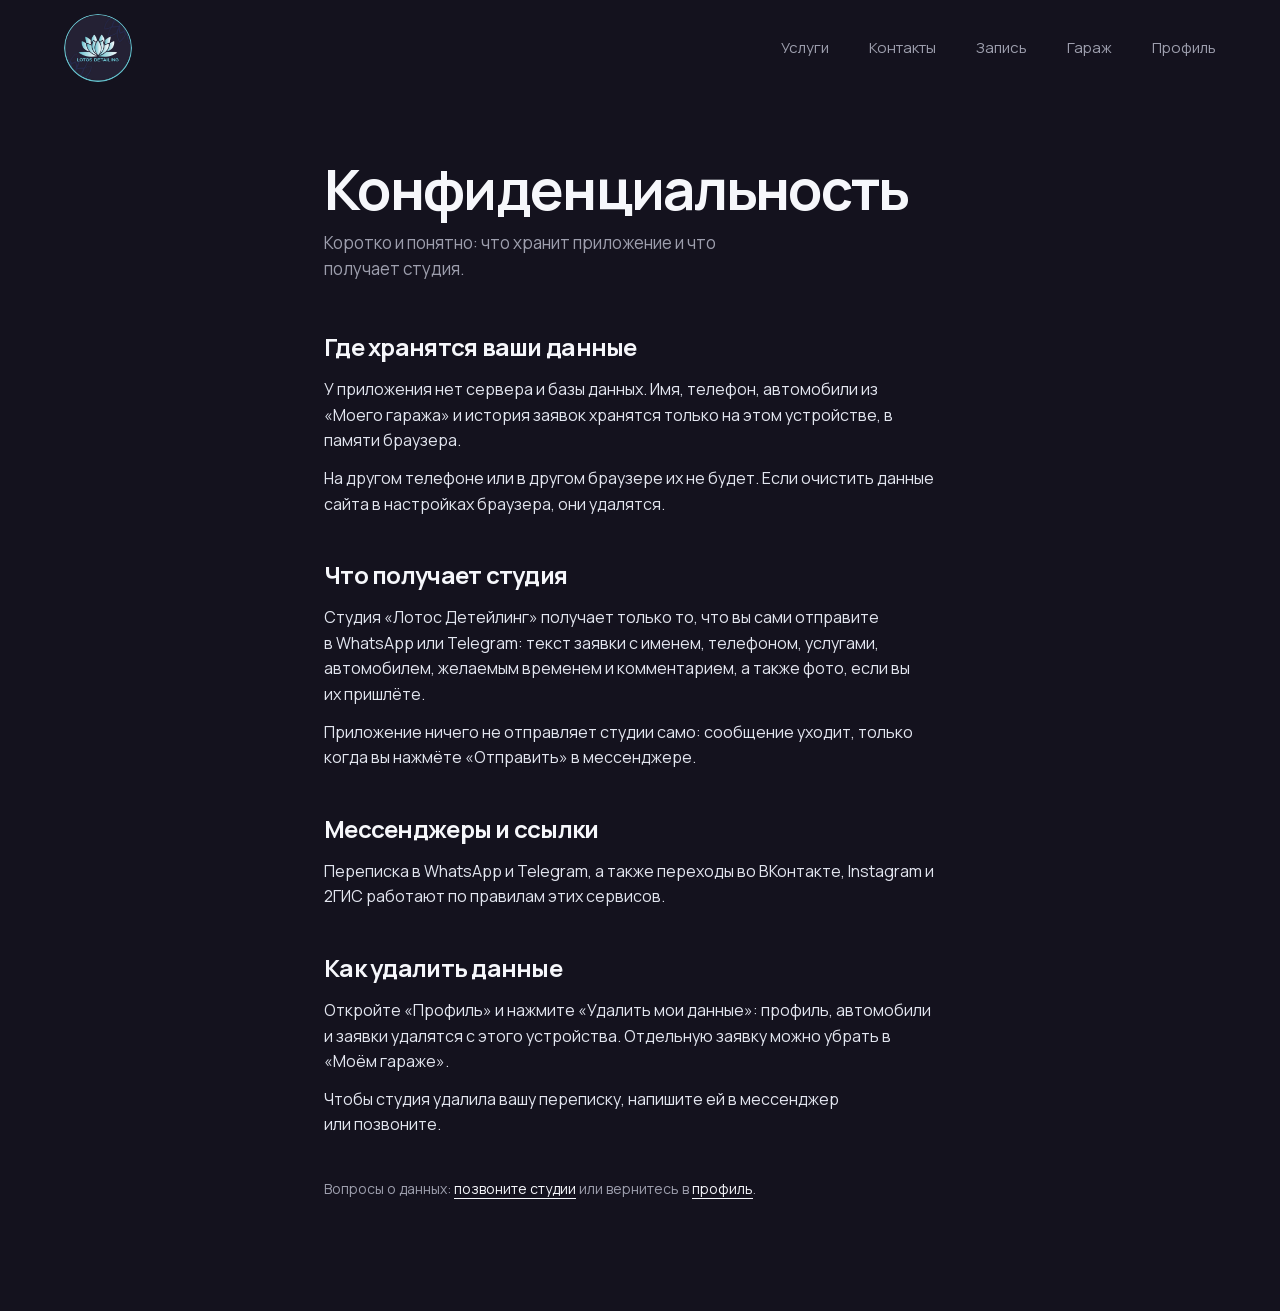
<file: privacy/index.html>
<!DOCTYPE html><html lang="ru" data-theme="dark" class="lJe08G_variable antialiased"><head><meta charSet="utf-8"/><meta name="viewport" content="width=device-width, initial-scale=1, viewport-fit=cover"/><link rel="preload" href="/_next/static/media/276a8f4fe816cb6b-s.p.2v2sz4qlut9s1.woff2" as="font" crossorigin="" type="font/woff2"/><link rel="preload" href="/_next/static/media/82450a180bcad83c-s.p.0p-wng2nn8o-p.woff2" as="font" crossorigin="" type="font/woff2"/><link rel="preload" as="image" href="/brand/logo.png"/><link rel="stylesheet" href="/_next/static/chunks/42lemt02dywxc.css" data-precedence="next"/><link rel="preload" as="script" fetchPriority="low" href="/_next/static/chunks/1pcw6gskne7pf.js"/><script src="/_next/static/chunks/2whg2n5r_t_s1.js" async=""></script><script src="/_next/static/chunks/1k6vud4yuzdun.js" async=""></script><script src="/_next/static/chunks/1wt7al7iiuzbs.js" async=""></script><script src="/_next/static/chunks/turbopack-2u1d16houkiyo.js" async=""></script><script src="/_next/static/chunks/44yf2y15n4xoh.js" async=""></script><script src="/_next/static/chunks/2fxo7t787hc55.js" async=""></script><script src="/_next/static/chunks/0l4cq3rhrk14i.js" async=""></script><script src="/_next/static/chunks/306l4kye9fggg.js" async=""></script><title>Конфиденциальность · Лотос Детейлинг</title><meta name="description" content="Какие данные хранит приложение и что получает студия."/><meta name="application-name" content="Лотос Детейлинг"/><link rel="manifest" href="/manifest.webmanifest"/><meta name="mobile-web-app-capable" content="yes"/><meta name="format-detection" content="telephone=no"/><meta name="mobile-web-app-capable" content="yes"/><meta name="apple-mobile-web-app-title" content="Лотос"/><meta name="apple-mobile-web-app-status-bar-style" content="black-translucent"/><meta property="og:title" content="Лотос Детейлинг · детейлинг в Уфе"/><meta property="og:description" content="Детейлинг-студия в Уфе. Бронирование кузова, полировка, керамика, химчистка, тонировка. Запись онлайн за три шага."/><meta property="og:site_name" content="Лотос Детейлинг"/><meta property="og:locale" content="ru_RU"/><meta property="og:image" content="https://ufa-lotus.github.io/icons/og-2.png"/><meta property="og:image:width" content="1200"/><meta property="og:image:height" content="630"/><meta property="og:image:alt" content="Лотос Детейлинг"/><meta property="og:type" content="website"/><meta name="twitter:card" content="summary_large_image"/><meta name="twitter:title" content="Лотос Детейлинг · детейлинг в Уфе"/><meta name="twitter:description" content="Детейлинг-студия в Уфе. Бронирование кузова, полировка, керамика, химчистка, тонировка. Запись онлайн за три шага."/><meta name="twitter:image" content="https://ufa-lotus.github.io/icons/og-2.png"/><meta name="twitter:image:alt" content="Лотос Детейлинг"/><meta name="twitter:image:width" content="1200"/><meta name="twitter:image:height" content="630"/><link rel="icon" href="/icon.png?icon.2paayhfgckhzw.png" sizes="64x64" type="image/png"/><link rel="apple-touch-icon" href="/apple-icon.png?apple-icon.1cl6m5b06x9k0.png" sizes="180x180" type="image/png"/><meta name="next-size-adjust" content=""/><meta name="theme-color" media="(prefers-color-scheme: light)" content="#14121e"/><meta name="theme-color" media="(prefers-color-scheme: dark)" content="#14121e"/><script>(function(){try{var p=null;try{p=localStorage.getItem("md-theme")}catch(e){}var d=true;var t=d?"dark":"light";document.documentElement.dataset.theme=t;var m=document.createElement("meta");m.name="theme-color";m.id="md-theme-color";m.content={"light":"#14121e","dark":"#14121e"}[t];document.head.prepend(m)}catch(e){}})()</script><script type="application/ld+json">{"@context":"https://schema.org","@type":"AutomotiveBusiness","name":"Лотос Детейлинг","alternateName":"LOTOS DETAILING","description":"Детейлинг-студия в Уфе","url":"https://ufa-lotus.github.io/","telephone":"+79876220999","address":[{"@type":"PostalAddress","streetAddress":"г. Уфа, ул. Жуковского, 27Б","addressLocality":"Уфа","addressRegion":"Республика Башкортостан","addressCountry":"RU"},{"@type":"PostalAddress","streetAddress":"с. Михайловка, ул. Ленина, 41/4","addressLocality":"Михайловка","addressRegion":"Республика Башкортостан","addressCountry":"RU","postalCode":"450511"}],"openingHoursSpecification":[{"@type":"OpeningHoursSpecification","dayOfWeek":["Monday","Tuesday","Wednesday","Thursday","Friday","Saturday","Sunday"],"opens":"10:00","closes":"20:00"}],"sameAs":["https://t.me/lotosdetail","https://vk.ru/lotosdetail","https://www.instagram.com/lotos.detailing/","https://2gis.ru/ufa/firm/70000001062603744"]}</script><script src="/_next/static/chunks/0cz1d0mv5g_q7.js" noModule=""></script></head><body class="min-h-svh bg-mist text-graphite"><div hidden=""><!--$--><!--/$--></div><header class="absolute inset-x-0 top-0 z-40 pt-[env(safe-area-inset-top)]"><div class="mx-auto flex h-16 max-w-[1440px] items-center justify-between px-5 lg:h-24 lg:px-16"><a aria-label="Лотос Детейлинг, на главную" class="relative z-50 block text-ink" href="/"><span class="flex items-center gap-2.5 h-12 lg:h-[68px]"><img src="/brand/logo.png" alt="" width="256" height="256" class="block aspect-square h-full w-auto select-none rounded-full" draggable="false"/><span class="sr-only">Лотос Детейлинг</span></span></a><div class="flex items-center gap-1 lg:gap-8"><nav aria-label="Основная навигация" class="hidden items-center gap-10 lg:flex"><a class="text-[15px] transition-colors duration-200 hover:text-ink text-muted" href="/#services">Услуги</a><a class="text-[15px] transition-colors duration-200 hover:text-ink text-muted" href="/#contacts">Контакты</a><a class="text-[15px] transition-colors duration-200 hover:text-ink text-muted" href="/booking/">Запись</a><a class="text-[15px] transition-colors duration-200 hover:text-ink text-muted" href="/garage/">Гараж</a><a class="text-[15px] transition-colors duration-200 hover:text-ink text-muted" href="/profile/">Профиль</a></nav><button type="button" aria-label="Открыть меню" aria-expanded="false" class="relative z-50 -mr-2 flex size-11 items-center justify-center text-ink lg:hidden"><span class="relative block h-[10px] w-6"><span class="absolute left-0 top-0 h-[1.5px] w-6 rounded-full bg-current transition-transform duration-300 ease-soft "></span><span class="absolute bottom-0 left-0 h-[1.5px] w-6 rounded-full bg-current transition-transform duration-300 ease-soft "></span></span></button></div></div></header><main class="page-enter mx-auto min-h-svh px-5 pb-[calc(var(--dock)+96px)] pt-[calc(env(safe-area-inset-top)+92px)] lg:px-16 lg:pb-28 lg:pt-40 max-w-[760px]"><header class="mb-8 lg:mb-12"><h1 class="text-[clamp(28px,8.2vw,36px)] font-semibold leading-[1.04] tracking-[-0.04em] text-ink [overflow-wrap:anywhere] lg:text-[56px]">Конфиденциальность</h1><p class="mt-3 max-w-[52ch] text-[15.5px] leading-[1.5] text-muted lg:text-[17px]">Коротко и понятно: что хранит приложение и что получает студия.</p></header><div class="max-w-[68ch] space-y-10"><section><h2 class="text-[21px] font-semibold tracking-[-0.02em] text-ink lg:text-[24px]">Где хранятся ваши данные</h2><div class="mt-3 space-y-3 text-[16px] leading-[1.6] text-graphite"><p>У приложения нет сервера и базы данных. Имя, телефон, автомобили из «Моего гаража» и история заявок хранятся только на этом устройстве, в памяти браузера.</p><p>На другом телефоне или в другом браузере их не будет. Если очистить данные сайта в настройках браузера, они удалятся.</p></div></section><section><h2 class="text-[21px] font-semibold tracking-[-0.02em] text-ink lg:text-[24px]">Что получает студия</h2><div class="mt-3 space-y-3 text-[16px] leading-[1.6] text-graphite"><p>Студия «Лотос Детейлинг» получает только то, что вы сами отправите в WhatsApp или Telegram: текст заявки с именем, телефоном, услугами, автомобилем, желаемым временем и комментарием, а также фото, если вы их пришлёте.</p><p>Приложение ничего не отправляет студии само: сообщение уходит, только когда вы нажмёте «Отправить» в мессенджере.</p></div></section><section><h2 class="text-[21px] font-semibold tracking-[-0.02em] text-ink lg:text-[24px]">Мессенджеры и ссылки</h2><div class="mt-3 space-y-3 text-[16px] leading-[1.6] text-graphite"><p>Переписка в WhatsApp и Telegram, а также переходы во ВКонтакте, Instagram и 2ГИС работают по правилам этих сервисов.</p></div></section><section><h2 class="text-[21px] font-semibold tracking-[-0.02em] text-ink lg:text-[24px]">Как удалить данные</h2><div class="mt-3 space-y-3 text-[16px] leading-[1.6] text-graphite"><p>Откройте «Профиль» и нажмите «Удалить мои данные»: профиль, автомобили и заявки удалятся с этого устройства. Отдельную заявку можно убрать в «Моём гараже».</p><p>Чтобы студия удалила вашу переписку, напишите ей в мессенджер или позвоните.</p></div></section><p class="text-[14px] text-muted">Вопросы о данных:<!-- --> <a href="tel:+79876220999" class="text-ink underline underline-offset-4">позвоните студии</a> <!-- -->или вернитесь в<!-- --> <a class="text-ink underline underline-offset-4" href="/profile/">профиль</a>.</p></div></main><!--$--><!--/$--><nav aria-label="Разделы приложения" class="fixed inset-x-3 bottom-[var(--nav-bottom)] z-30 transition-[transform,opacity] duration-200 ease-out motion-reduce:transition-none lg:hidden "><div data-glass="on" class="nav-track relative mx-auto h-16 max-w-[440px] touch-none select-none"><span aria-hidden="true" class="pointer-events-none absolute inset-0 rounded-full glass-bar" style="clip-path:none"></span><ul class="relative grid h-full grid-cols-4 items-center p-1" style="clip-path:none"><li><a aria-current="page" draggable="false" class="flex h-14 flex-col items-center justify-center gap-1 rounded-full text-muted" href="/"><svg width="23" height="23" viewBox="0 0 24 24" fill="none" stroke="currentColor" stroke-width="1.5" stroke-linecap="round" stroke-linejoin="round" aria-hidden="true"><path d="M4 10.5 12 4l8 6.5V19a1 1 0 0 1-1 1h-4.5v-5.5h-5V20H5a1 1 0 0 1-1-1z"></path></svg><span class="text-[11px] font-medium leading-none tracking-[-0.01em]">Главная</span></a></li><li><a draggable="false" class="flex h-14 flex-col items-center justify-center gap-1 rounded-full text-muted" href="/booking/"><svg width="23" height="23" viewBox="0 0 24 24" fill="none" stroke="currentColor" stroke-width="1.5" stroke-linecap="round" stroke-linejoin="round" aria-hidden="true"><rect x="4" y="5.5" width="16" height="14.5" rx="2.5"></rect><path d="M4 10h16M8.5 3.5v4M15.5 3.5v4"></path></svg><span class="text-[11px] font-medium leading-none tracking-[-0.01em]">Запись</span></a></li><li><a draggable="false" class="flex h-14 flex-col items-center justify-center gap-1 rounded-full text-muted" href="/garage/"><svg width="23" height="23" viewBox="0 0 24 24" fill="none" stroke="currentColor" stroke-width="1.5" stroke-linecap="round" stroke-linejoin="round" aria-hidden="true"><path d="M3.5 12.5 5.6 7.6a2 2 0 0 1 1.8-1.1h9.2a2 2 0 0 1 1.8 1.1l2.1 4.9"></path><rect x="3.5" y="12.5" width="17" height="5" rx="1.5"></rect><path d="M5.5 17.5v2M18.5 17.5v2M7 15h1.5M15.5 15H17"></path></svg><span class="text-[11px] font-medium leading-none tracking-[-0.01em]">Гараж</span></a></li><li><a draggable="false" class="flex h-14 flex-col items-center justify-center gap-1 rounded-full text-muted" href="/profile/"><svg width="23" height="23" viewBox="0 0 24 24" fill="none" stroke="currentColor" stroke-width="1.5" stroke-linecap="round" stroke-linejoin="round" aria-hidden="true"><circle cx="12" cy="8.5" r="3.5"></circle><path d="M5 20c.6-3.4 3.4-5.5 7-5.5s6.4 2.1 7 5.5"></path></svg><span class="text-[11px] font-medium leading-none tracking-[-0.01em]">Профиль</span></a></li></ul><span aria-hidden="true" data-lens="true" class="pointer-events-none absolute bottom-1 left-1 top-1 w-[calc((100%-8px)/4)]" style="transform:none"><span class="glass-lens-shadow absolute inset-0 rounded-full" style="opacity:0"></span><span class="absolute inset-0 overflow-hidden rounded-full"><span class="glass-lens-rest absolute inset-0 rounded-full" style="opacity:1"></span><span class="glass-lens-clear absolute inset-0 rounded-full" style="opacity:0"></span><span class="absolute inset-y-0 left-0 grid w-[400%] grid-cols-4 items-center text-ink" style="transform:none"><span class="flex h-14 flex-col items-center justify-center gap-1"><svg width="23" height="23" viewBox="0 0 24 24" fill="none" stroke="currentColor" stroke-width="1.5" stroke-linecap="round" stroke-linejoin="round" aria-hidden="true"><path d="M4 10.5 12 4l8 6.5V19a1 1 0 0 1-1 1h-4.5v-5.5h-5V20H5a1 1 0 0 1-1-1z"></path></svg><span class="text-[11px] font-medium leading-none tracking-[-0.01em]">Главная</span></span><span class="flex h-14 flex-col items-center justify-center gap-1"><svg width="23" height="23" viewBox="0 0 24 24" fill="none" stroke="currentColor" stroke-width="1.5" stroke-linecap="round" stroke-linejoin="round" aria-hidden="true"><rect x="4" y="5.5" width="16" height="14.5" rx="2.5"></rect><path d="M4 10h16M8.5 3.5v4M15.5 3.5v4"></path></svg><span class="text-[11px] font-medium leading-none tracking-[-0.01em]">Запись</span></span><span class="flex h-14 flex-col items-center justify-center gap-1"><svg width="23" height="23" viewBox="0 0 24 24" fill="none" stroke="currentColor" stroke-width="1.5" stroke-linecap="round" stroke-linejoin="round" aria-hidden="true"><path d="M3.5 12.5 5.6 7.6a2 2 0 0 1 1.8-1.1h9.2a2 2 0 0 1 1.8 1.1l2.1 4.9"></path><rect x="3.5" y="12.5" width="17" height="5" rx="1.5"></rect><path d="M5.5 17.5v2M18.5 17.5v2M7 15h1.5M15.5 15H17"></path></svg><span class="text-[11px] font-medium leading-none tracking-[-0.01em]">Гараж</span></span><span class="flex h-14 flex-col items-center justify-center gap-1"><svg width="23" height="23" viewBox="0 0 24 24" fill="none" stroke="currentColor" stroke-width="1.5" stroke-linecap="round" stroke-linejoin="round" aria-hidden="true"><circle cx="12" cy="8.5" r="3.5"></circle><path d="M5 20c.6-3.4 3.4-5.5 7-5.5s6.4 2.1 7 5.5"></path></svg><span class="text-[11px] font-medium leading-none tracking-[-0.01em]">Профиль</span></span></span><span class="glass-lens-rim absolute inset-0 rounded-full" style="opacity:0"></span></span></span></div></nav><div role="status" aria-live="polite" class="pointer-events-none fixed inset-x-0 bottom-[calc(var(--dock)+30px)] z-50 flex justify-center px-4 lg:bottom-10"></div><div role="status" aria-live="polite" class="pointer-events-none fixed inset-x-0 top-[calc(env(safe-area-inset-top)+12px)] z-[60] flex justify-center px-4"></div><div class="pointer-events-none fixed inset-x-0 bottom-[calc(var(--dock)+18px)] z-[55] flex justify-center px-3 lg:bottom-8"></div><script id="_R_">(globalThis["TURBOPACK"] || (globalThis["TURBOPACK"] = [])).push({"otherChunks":["static/chunks/1pcw6gskne7pf.js","static/chunks/2whg2n5r_t_s1.js","static/chunks/1k6vud4yuzdun.js","static/chunks/1wt7al7iiuzbs.js"],"runtimeModuleIds":[94553]});</script><script src="/_next/static/chunks/1pcw6gskne7pf.js" async=""></script><script>(self.__next_f=self.__next_f||[]).push([0])</script><script>self.__next_f.push([1,"1:\"$Sreact.fragment\"\n2:\"/_next/static/chunks/44yf2y15n4xoh.js\"\n3:\"/_next/static/chunks/2fxo7t787hc55.js\"\n4:\"/_next/static/chunks/0l4cq3rhrk14i.js\"\n5:I[45745,[\"$2\",\"$3\",\"$4\"],\"Header\"]\n6:I[39756,[\"$2\",\"$3\",\"$4\"],\"default\"]\n7:\"/_next/static/chunks/306l4kye9fggg.js\"\n8:I[58298,[\"$2\",\"$3\",\"$4\",\"$7\"],\"default\"]\n9:I[37457,[\"$2\",\"$3\",\"$4\"],\"default\"]\na:I[50417,[\"$2\",\"$3\",\"$4\"],\"BottomNav\"]\nb:I[85807,[\"$2\",\"$3\",\"$4\"],\"SoonToast\"]\nc:I[30869,[\"$2\",\"$3\",\"$4\"],\"ThemeSync\"]\nd:I[92766,[\"$2\",\"$3\",\"$4\"],\"PwaRegister\"]\ne:I[71719,[\"$2\",\"$3\",\"$4\"],\"GisLinks\"]\nf:I[53985,[\"$2\",\"$3\",\"$4\"],\"AppStatus\"]\n14:\"ViewportBoundary\"\n15:I[97367,[\"$2\",\"$3\",\"$4\"],\"$14\"]\n17:\"MetadataBoundary\"\n18:I[97367,[\"$2\",\"$3\",\"$4\"],\"$17\"]\n19:\"$Sreact.suspense\"\n1b:I[68027,[\"$2\",\"$3\",\"$4\"],\"default\",1]\n:HL[\"/_next/static/chunks/42lemt02dywxc.css\",\"style\"]\n:HL[\"/_next/static/media/276a8f4fe816cb6b-s.p.2v2sz4qlut9s1.woff2\",\"font\",{\"crossOrigin\":\"\",\"type\":\"font/woff2\"}]\n:HL[\"/_next/static/media/82450a180bcad83c-s.p.0p-wng2nn8o-p.woff2\",\"font\",{\"crossOrigin\":\"\",\"type\":\"font/woff2\"}]\n11:X\n12:[[\"children\",{\"s\":\"__PAGE__\",\"h\":512,\"d\":{\"r\":\"$L13\",\"p\":false,\"v\":null}}]]\n10:[[\"children\",{\"s\":\"privacy\",\"h\":512,\"d\":{\"r\":[\"$\",\"$1\",\"c\",{\"children\":[null,[\"$\",\"$L6\",null,{\"parallelRouterKey\":\"children\",\"error\":\"$undefined\",\"errorStyles\":\"$undefined\",\"errorScripts\":\"$undefined\",\"template\":[\"$\",\"$L9\",null,{}],\"templateStyles\":\"$undefined\",\"templateScripts\":\"$undefined\",\"notFound\":\"$undefined\",\"forbidden\":\"$undefined\",\"unauthorized\":\"$undefined\"}]]}],\"p\":false,\"v\":\"$11\"},\"c\":\"$Q12\"}]]\n0:{\"P\":null,\"c\":[\"\",\"privacy\",\"\"],\"q\":\"\",\"i\":false,\"t\":{\"t\":{\"s\":\"\",\"h\":528,\"d\":{\"r\":[\"$\",\"$1\",\"c\",{\"children\":[[[\"$\",\"link\",\"0\",{\"rel\":\"stylesheet\",\"href\":\"/_next/static/chunks/42lemt02dywxc.css\",\"precedence\":\"next\",\"crossOrigin\":\"$undefined\",\"nonce\":\"$undefined\"}],[\"$\",\"script\",\"script-0\",{\"src\":\"/_next/static/chunks/44yf2y15n4xoh.js\",\"async\":true,\"nonce\":\"$undefined\"}],[\"$\",\"script\",\"script-1\",{\"src\":\"/_next/static/chunks/2fxo7t787hc55.js\",\"async\":true,\"nonce\":\"$undefined\"}],[\"$\",\"script\",\"script-2\",{\"src\":\"/_next/static/chunks/0l4cq3rhrk14i.js\",\"async\":true,\"nonce\":\"$undefined\"}]],[\"$\",\"html\",null,{\"lang\":\"ru\",\"data-theme\":\"dark\",\"className\":\"lJe08G_variable antialiased\",\"suppressHydrationWarning\":true,\"children\":[[\"$\",\"head\",null,{\"children\":[[\"$\",\"script\",null,{\"dangerouslySetInnerHTML\":{\"__html\":\"(function(){try{var p=null;try{p=localStorage.getItem(\\\"md-theme\\\")}catch(e){}var d=true;var t=d?\\\"dark\\\":\\\"light\\\";document.documentElement.dataset.theme=t;var m=document.createElement(\\\"meta\\\");m.name=\\\"theme-color\\\";m.id=\\\"md-theme-color\\\";m.content={\\\"light\\\":\\\"#14121e\\\",\\\"dark\\\":\\\"#14121e\\\"}[t];document.head.prepend(m)}catch(e){}})()\"}}],[\"$\",\"meta\",null,{\"name\":\"theme-color\",\"media\":\"(prefers-color-scheme: light)\",\"content\":\"#14121e\"}],[\"$\",\"meta\",null,{\"name\":\"theme-color\",\"media\":\"(prefers-color-scheme: dark)\",\"content\":\"#14121e\"}],[\"$\",\"script\",null,{\"type\":\"application/ld+json\",\"dangerouslySetInnerHTML\":{\"__html\":\"{\\\"@context\\\":\\\"https://schema.org\\\",\\\"@type\\\":\\\"AutomotiveBusiness\\\",\\\"name\\\":\\\"Лотос Детейлинг\\\",\\\"alternateName\\\":\\\"LOTOS DETAILING\\\",\\\"description\\\":\\\"Детейлинг-студия в Уфе\\\",\\\"url\\\":\\\"https://ufa-lotus.github.io/\\\",\\\"telephone\\\":\\\"+79876220999\\\",\\\"address\\\":[{\\\"@type\\\":\\\"PostalAddress\\\",\\\"streetAddress\\\":\\\"г. Уфа, ул. Жуковского, 27Б\\\",\\\"addressLocality\\\":\\\"Уфа\\\",\\\"addressRegion\\\":\\\"Республика Башкортостан\\\",\\\"addressCountry\\\":\\\"RU\\\"},{\\\"@type\\\":\\\"PostalAddress\\\",\\\"streetAddress\\\":\\\"с. Михайловка, ул. Ленина, 41/4\\\",\\\"addressLocality\\\":\\\"Михайловка\\\",\\\"addressRegion\\\":\\\"Республика Башкортостан\\\",\\\"addressCountry\\\":\\\"RU\\\",\\\"postalCode\\\":\\\"450511\\\"}],\\\"openingHoursSpecification\\\":[{\\\"@type\\\":\\\"OpeningHoursSpecification\\\",\\\"dayOfWeek\\\":[\\\"Monday\\\",\\\"Tuesday\\\",\\\"Wednesday\\\",\\\"Thursday\\\",\\\"Friday\\\",\\\"Saturday\\\",\\\"Sunday\\\"],\\\"opens\\\":\\\"10:00\\\",\\\"closes\\\":\\\"20:00\\\"}],\\\"sameAs\\\":[\\\"https://t.me/lotosdetail\\\",\\\"https://vk.ru/lotosdetail\\\",\\\"https://www.instagram.com/lotos.detailing/\\\",\\\"https://2gis.ru/ufa/firm/70000001062603744\\\"]}\"}}]]}],[\"$\",\"body\",null,{\"className\":\"min-h-svh bg-mist text-graphite\",\"children\":[[\"$\",\"$L5\",null,{}],[\"$\",\"$L6\",null,{\"parallelRouterKey\":\"children\",\"error\":\"$8\",\"errorStyles\":[],\"errorScripts\":[[\"$\",\"script\",\"script-0\",{\"src\":\"/_next/static/chunks/306l4kye9fggg.js\",\"async\":true,\"nonce\":\"$undefined\"}]],\"template\":[\"$\",\"$L9\",null,{}],\"templateStyles\":\"$undefined\",\"templateScripts\":\"$undefined\",\"notFound\":[[[\"$\",\"title\",null,{\"children\":\"404: This page could not be found.\"}],[\"$\",\"div\",null,{\"style\":{\"fontFamily\":\"system-ui,\\\"Segoe UI\\\",Roboto,Helvetica,Arial,sans-serif,\\\"Apple Color Emoji\\\",\\\"Segoe UI Emoji\\\"\",\"height\":\"100vh\",\"textAlign\":\"center\",\"display\":\"flex\",\"flexDirection\":\"column\",\"alignItems\":\"center\",\"justifyContent\":\"center\"},\"children\":[\"$\",\"div\",null,{\"children\":[[\"$\",\"style\",null,{\"dangerouslySetInnerHTML\":{\"__html\":\"body{color:#000;background:#fff;margin:0}.next-error-h1{border-right:1px solid rgba(0,0,0,.3)}@media (prefers-color-scheme:dark){body{color:#fff;background:#000}.next-error-h1{border-right:1px solid rgba(255,255,255,.3)}}\"}}],[\"$\",\"h1\",null,{\"className\":\"next-error-h1\",\"style\":{\"display\":\"inline-block\",\"margin\":\"0 20px 0 0\",\"padding\":\"0 23px 0 0\",\"fontSize\":24,\"fontWeight\":500,\"verticalAlign\":\"top\",\"lineHeight\":\"49px\"},\"children\":404}],[\"$\",\"div\",null,{\"style\":{\"display\":\"inline-block\"},\"children\":[\"$\",\"h2\",null,{\"style\":{\"fontSize\":14,\"fontWeight\":400,\"lineHeight\":\"49px\",\"margin\":0},\"children\":\"This page could not be found.\"}]}]]}]}]],[]],\"forbidden\":\"$undefined\",\"unauthorized\":\"$undefined\"}],[\"$\",\"$La\",null,{}],[\"$\",\"$Lb\",null,{}],[\"$\",\"$Lc\",null,{}],[\"$\",\"$Ld\",null,{}],[\"$\",\"$Le\",null,{}],[\"$\",\"$Lf\",null,{}]]}]]}]]}],\"p\":false,\"v\":null},\"c\":\"$Q10\"},\"h\":{\"r\":[\"$\",\"$1\",\"h\",{\"children\":[null,[\"$\",\"$L15\",null,{\"children\":\"$L16\"}],[\"$\",\"$L18\",null,{\"children\":[[\"$\",\"div\",null,{\"hidden\":true,\"children\":[\"$\",\"$19\",null,{\"name\":\"Next.Metadata\",\"children\":\"$L1a\"}]}],null]}],[\"$\",\"meta\",null,{\"name\":\"next-size-adjust\",\"content\":\"\"}]]}],\"p\":false,\"v\":null}},\"m\":\"$undefined\",\"G\":[\"$1b\",[[\"$\",\"link\",\"0\",{\"rel\":\"stylesheet\",\"href\":\"/_next/static/chunks/42lemt02dywxc.css\",\"precedence\":\"next\",\"crossOrigin\":\"$undefined\",\"nonce\":\"$undefined\"}]]],\"S\":true,\"r\":\"$undefined\",\"s\":\"$undefined\",\"a\":\"$undefined\",\"l\":\"$undefined\",\"p\":\"$undefined\",\"d\":\"$undefined\",\"b\":\"hFe9_kH3FnDhGrnmHmVie\"}\n11:C\n13:[\"$\",\"$1\",\"c\",{\"children\":[[\"$\",\"main\",null,{\"className\":\"page-enter mx-auto min-h-svh px-5 pb-[calc(var(--dock)+96px)] pt-[calc(env(safe-area-inset-top)+92px)] lg:px-16 lg:pb-28 lg:pt-40 max-w-[760px]\",\"children\":[[\"$\",\"header\",null,{\"className\":\"mb-8 lg:mb-12\",\"children\":[[\"$\",\"h1\",null,{\"className\":\"text-[clamp(28px,8.2vw,36px)] font-semibold leading-[1.04] tracking-[-0.04em] text-ink [overflow-wrap:anywhere] lg:text-[56px]\",\"children\":\"Конфиденциальность\"}],[\"$\",\"p\",null,{\"className\":\"mt-3 max-w-[52ch] text-[15.5px] leading-[1.5] text-muted lg:text-[17px]\",\"children\":\"Коротко и понятно: что хранит приложение и что получает студия.\"}]]}],[\"$\",\"div\",null,{\"className\":\"max-w-[68ch] space-y-10\",\"children\":[[[\"$\",\"section\",\"Где хранятся ваши данные\",{\"children\":[[\"$\",\"h2\",null,{\"className\":\"text-[21px] font-semibold tracking-[-0.02em] text-ink lg:text-[24px]\",\"children\":\"Где хранятся ваши данные\"}],[\"$\",\"div\",null,{\"className\":\"mt-3 space-y-3 text-[16px] leading-[1.6] text-graphite\",\"children\":[[\"$\",\"p\",\"У приложения нет сервера и базы данных. Имя, телефон, автомобили из «Моего гаража» и история заявок хранятся только на этом устройстве, в памяти браузера.\",{\"children\":\"У приложения нет сервера и базы данных. Имя, телефон, автомобили из «Моего гаража» и история заявок хранятся только на этом устройстве, в памяти браузера.\"}],[\"$\",\"p\",\"На другом телефоне или в другом браузере их не будет. Если очистить данные сайта в настройках браузера, они удалятся.\",{\"children\":\"На другом телефоне или в другом браузере их не будет. Если очистить данные сайта в настройках браузера, они удалятся.\"}]]}]]}],[\"$\",\"section\",\"Что получает студия\",{\"children\":[[\"$\",\"h2\",null,{\"className\":\"text-[21px] font-semibold tracking-[-0.02em] text-ink lg:text-[24px]\",\"children\":\"Что получает студия\"}],[\"$\",\"div\",null,{\"className\":\"mt-3 space-y-3 text-[16px] leading-[1.6] text-graphite\",\"children\":[[\"$\",\"p\",\"Студия «Лотос Детейлинг» получает только то, что вы сами отправите в WhatsApp или Telegram: текст заявки с именем, телефоном, услугами, автомобилем, желаемым временем и комментарием, а также фото, если вы их пришлёте.\",{\"children\":\"Студия «Лотос Детейлинг» получает только то, что вы сами отправите в WhatsApp или Telegram: текст заявки с именем, телефоном, услугами, автомобилем, желаемым временем и комментарием, а также фото, если вы их пришлёте.\"}],[\"$\",\"p\",\"Приложение ничего не отправляет студии само: сообщение уходит, только когда вы нажмёте «Отправить» в мессенджере.\",{\"children\":\"Приложение ничего не отправляет студии само: сообщение уходит, только когда вы нажмёте «Отправить» в мессенджере.\"}]]}]]}],[\"$\",\"section\",\"Мессенджеры и ссылки\",{\"children\":[[\"$\",\"h2\",null,{\"className\":\"text-[21px] font-semibold tracking-[-0.02em] text-ink lg:text-[24px]\",\"children\":\"Мессенджеры и ссылки\"}],[\"$\",\"div\",null,{\"className\":\"mt-3 space-y-3 text-[16px] leading-[1.6] text-graphite\",\"children\":[[\"$\",\"p\",\"Переписка в WhatsApp и Telegram, а также переходы во ВКонтакте, Instagram и 2ГИС работают по правилам этих сервисов.\",{\"children\":\"Переписка в WhatsApp и Telegram, а также переходы во ВКонтакте, Instagram и 2ГИС работают по правилам этих сервисов.\"}]]}]]}],[\"$\",\"section\",\"Как удалить данные\",{\"children\":[[\"$\",\"h2\",null,{\"className\":\"text-[21px] font-semibold tracking-[-0.02em] text-ink lg:text-[24px]\",\"children\":\"Как удалить данные\"}],[\"$\",\"div\",null,{\"className\":\"mt-3 space-y-3 text-[16px] leading-[1.6] text-graphite\",\"children\":[[\"$\",\"p\",\"Откройте «Профиль» и нажмите «Удалить мои данные»: профиль, автомобили и заявки удалятся с этого устройства. Отдельную заявку можно убрать в «Моём гараже».\",{\"children\":\"Откройте «Профиль» и нажмите «Удалить мои данные»: профиль, автомобили и заявки удалятся с этого устройства. Отдельную заявку можно убрать в «Моём гараже».\"}],\"$L1c\"]}]]}]],\"$L1d\"]}]]}],null,\"$L1e\"]}]\n1f:I[22016,[\"$2\",\"$3\",\"$4\"],\"\"]\n20:I[97367,[\"$2\",\"$3\",\"$4\"],\"OutletBoundary\"]\n1c:[\"$\",\"p\",\"Чтобы студия удалила вашу переписку, напишите ей в мессенджер или позвоните.\",{\"children\":\"Чтобы студия удалила вашу переписку, напишите ей в мессенджер или позвоните.\"}]\n1d:[\"$\",\"p\",null,{\"className\":\"text-[14px] text-muted\",\"children\":[\"Вопросы о данных:\",\" \",[\"$\",\"a\",null,{\"href\":\"tel:+79876220999\",\"className\":\"text-ink underline underline-offset-4\",\"children\":\"позвоните студии\"}],\" \",\"или вернитесь в\",\" \",[\"$\",\"$L1f\",null,{\"href\":\"/profile\",\"className\":\"text-ink underline underline-offset-4\",\"children\":\"профиль\"}],\".\"]}]\n1e:[\"$\",\"$L20\",null,{\"children\":[\"$\",\"$19\",null,{\"name\":\"Next.MetadataOutlet\",\"children\":\"$@21\"}]}]\n16:[[\"$\",\"meta\",\"0\",{\"charSet\":\"utf-8\"}],[\"$\",\"meta\",\"1\",{\"name\":\"viewport\",\"content\":\"width=device-width, initial-scale=1, viewport-fit=cover\"}]]\n22:I[27201,[\"$2\",\"$3\",\"$4\"],\"IconMark\"]\n1a:[[\"$\",\"title\",\"0\",{\"children\":\"Конфиденциальность · Лотос Детейлинг\"}],[\"$\",\"meta\",\"1\",{\"name\":\"description\",\"content\":\"Какие данные хранит приложение и что получает студия.\"}],[\"$\",\"meta\",\"2\",{\"name\":\"application-name\",\"content\":\"Лотос Детейлинг\"}],[\"$\",\"link\",\"3\",{\"rel\":\"manifest\",\"href\":\"/manifest.webmanifest\",\"crossOrigin\":\"$undefined\"}],[\"$\",\"meta\",\"4\",{\"name\":\"mobile-web-app-capable\",\"content\":\"yes\"}],[\"$\",\"meta\",\"5\",{\"name\":\"format-detection\",\"content\":\"telephone=no\"}],[\"$\",\"meta\",\"6\",{\"name\":\"mobile-web-app-capable\",\"content\":\"yes\"}],[\"$\",\"meta\",\"7\",{\"name\":\"apple-mobile-web-app-title\",\"content\":\"Лотос\"}],[\"$\",\"meta\",\"8\",{\"name\":\"apple-mobile-web-app-status-bar-style\",\"content\":\"black-translucent\"}],[\"$\",\"meta\",\"9\",{\"property\":\"og:title\",\"content\":\"Лотос Детейлинг · детейлинг в Уфе\"}],[\"$\",\"meta\",\"10\",{\"property\":\"og:description\",\"content\":\"Детейлинг-студия в Уфе. Бронирование кузова, полировка, керамика, химчистка, тонировка. Запись онлайн за три шага.\"}],[\"$\",\"meta\",\"11\",{\"property\":\"og:site_name\",\"content\":\"Лотос Детейлинг\"}],[\"$\",\"meta\",\"12\",{\"property\":\"og:locale\",\"content\":\"ru_RU\"}],[\"$\",\"meta\",\"13\",{\"property\":\"og:image\",\"content\":\"https://ufa-lotus.github.io/icons/og-2.png\"}],[\"$\",\"meta\",\"14\",{\"property\":\"og:image:width\",\"content\":\"1200\"}],[\"$\",\"meta\",\"15\",{\"property\":\"og:image:height\",\"content\":\"630\"}],[\"$\",\"meta\",\"16\",{\"property\":\"og:image:alt\",\"content\":\"Лотос Детейлинг\"}],[\"$\",\"meta\",\"17\",{\"property\":\"og:type\",\"content\":\"website\"}],[\"$\",\"meta\",\"18\",{\"name\":\"twitter:card\",\"content\":\"summary_large_image\"}],[\"$\",\"meta\",\"19\",{\"name\":\"twitter:title\",\"content\":\"Лотос Детейлинг · детейлинг в Уфе\"}],[\"$\",\"meta\",\"20\",{\"name\":\"twitter:description\",\"content\":\"Детейлинг-студия в Уфе. Бронирование кузова, полировка, керамика, химчистка, тонировка. Запись онлайн за три шага.\"}],[\"$\",\"meta\",\"21\",{\"name\":\"twitter:image\",\"content\":\"https://ufa-lotus.github.io/icons/og-2.png\"}],[\"$\",\"meta\",\"22\",{\"name\":\"twitter:image:alt\",\"content\":\"Лотос Детейлинг\"}],[\"$\",\"meta\",\"23\",{\"name\":\"twitter:image:width\",\"content\":\"1200\"}],[\"$\",\"meta\",\"24\",{\"name\":\"twitter:image:height\",\"content\":\"630\"}],[\"$\",\"link\",\"25\",{\"rel\":\"icon\",\"href\":\"/icon.png?icon.2paayhfgckhzw.png\",\"sizes\":\"64x64\",\"type\":\"image/png\"}],[\"$\",\"link\",\"26\",{\"rel\":\"apple-touch-icon\",\"href\":\"/apple-icon.png?apple-icon.1cl6m5b06x9k0.png\",\"sizes\":\"180x180\",\"type\":\"image/png\"}],[\"$\",\"$L22\",\"27\",{}]]\n21:null\n"])</script></body></html>
</file>
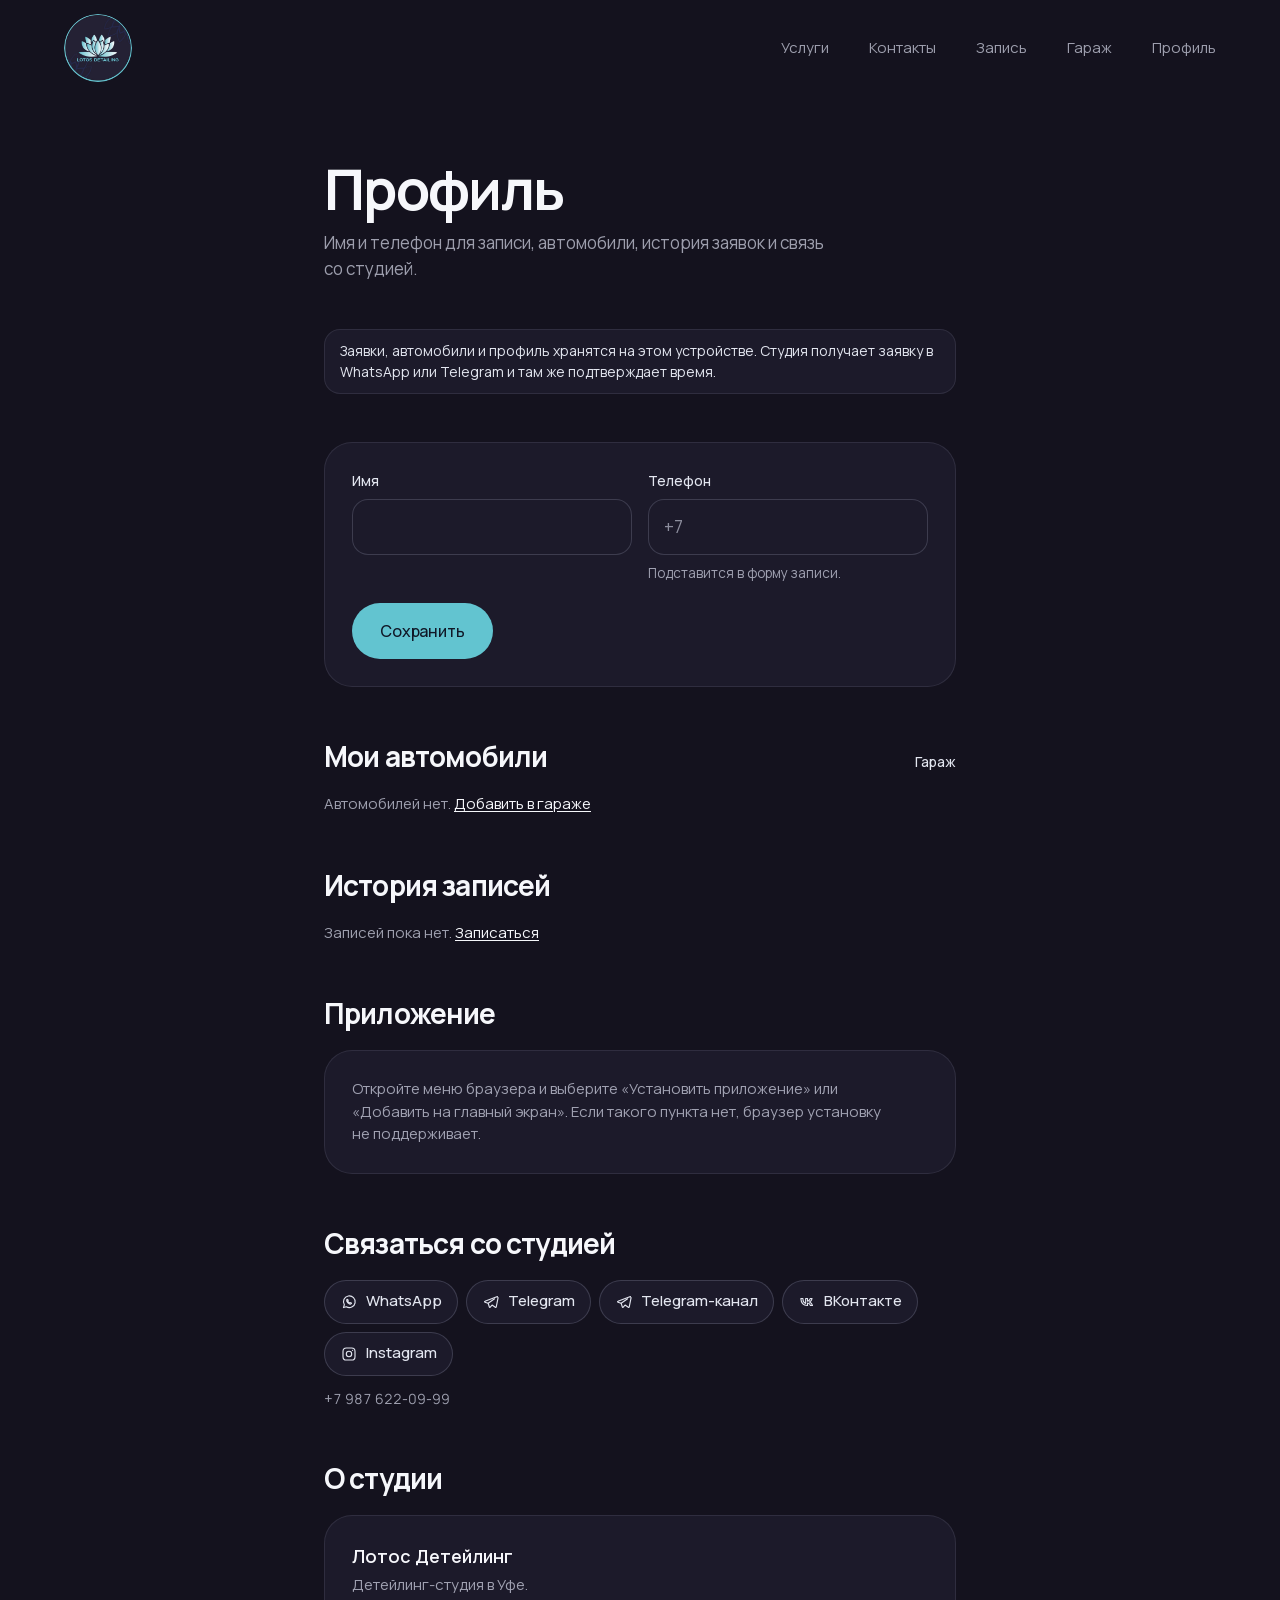
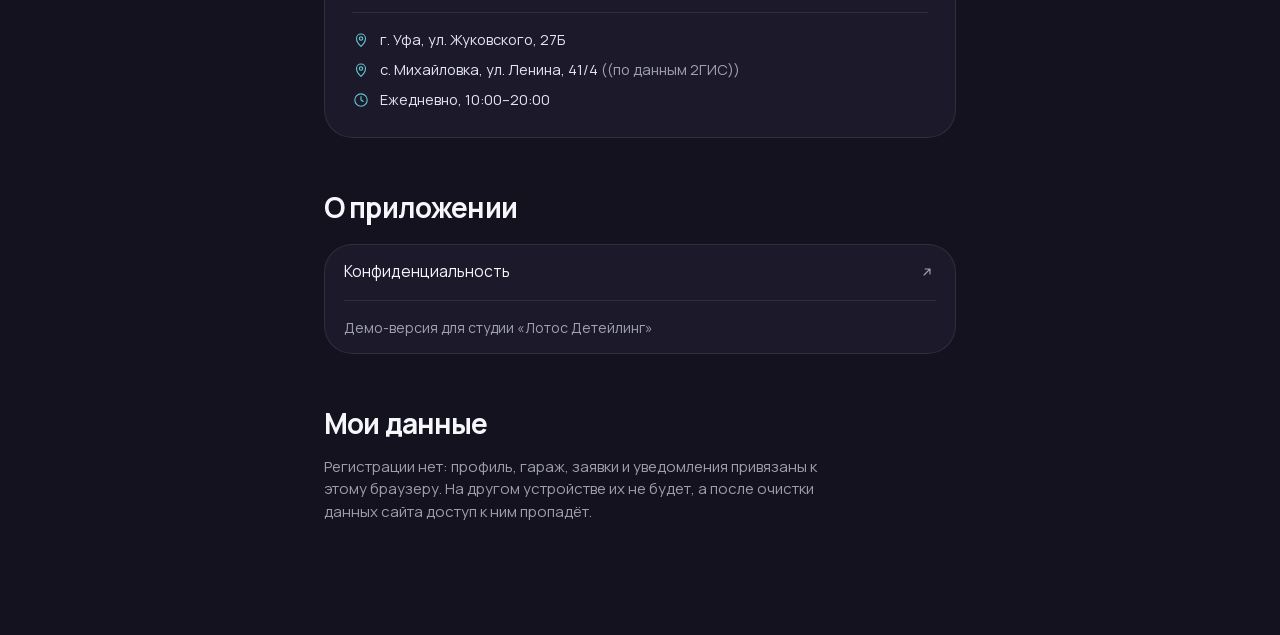
<file: profile/index.html>
<!DOCTYPE html><html lang="ru" data-theme="dark" class="lJe08G_variable antialiased"><head><meta charSet="utf-8"/><meta name="viewport" content="width=device-width, initial-scale=1, viewport-fit=cover"/><link rel="preload" href="/_next/static/media/276a8f4fe816cb6b-s.p.2v2sz4qlut9s1.woff2" as="font" crossorigin="" type="font/woff2"/><link rel="preload" href="/_next/static/media/82450a180bcad83c-s.p.0p-wng2nn8o-p.woff2" as="font" crossorigin="" type="font/woff2"/><link rel="preload" as="image" href="/brand/logo.png"/><link rel="stylesheet" href="/_next/static/chunks/42lemt02dywxc.css" data-precedence="next"/><link rel="preload" as="script" fetchPriority="low" href="/_next/static/chunks/1pcw6gskne7pf.js"/><script src="/_next/static/chunks/2whg2n5r_t_s1.js" async=""></script><script src="/_next/static/chunks/1k6vud4yuzdun.js" async=""></script><script src="/_next/static/chunks/1wt7al7iiuzbs.js" async=""></script><script src="/_next/static/chunks/turbopack-2u1d16houkiyo.js" async=""></script><script src="/_next/static/chunks/44yf2y15n4xoh.js" async=""></script><script src="/_next/static/chunks/2fxo7t787hc55.js" async=""></script><script src="/_next/static/chunks/0l4cq3rhrk14i.js" async=""></script><script src="/_next/static/chunks/306l4kye9fggg.js" async=""></script><script src="/_next/static/chunks/16gdf-wkea2iz.js" async=""></script><script src="/_next/static/chunks/3-qlvrln-i_is.js" async=""></script><title>Профиль · Лотос Детейлинг</title><meta name="description" content="Имя и телефон для записи, автомобили, история заявок и связь со студией."/><meta name="application-name" content="Лотос Детейлинг"/><link rel="manifest" href="/manifest.webmanifest"/><meta name="mobile-web-app-capable" content="yes"/><meta name="format-detection" content="telephone=no"/><meta name="mobile-web-app-capable" content="yes"/><meta name="apple-mobile-web-app-title" content="Лотос"/><meta name="apple-mobile-web-app-status-bar-style" content="black-translucent"/><meta property="og:title" content="Лотос Детейлинг · детейлинг в Уфе"/><meta property="og:description" content="Детейлинг-студия в Уфе. Бронирование кузова, полировка, керамика, химчистка, тонировка. Запись онлайн за три шага."/><meta property="og:site_name" content="Лотос Детейлинг"/><meta property="og:locale" content="ru_RU"/><meta property="og:image" content="https://ufa-lotus.github.io/icons/og-2.png"/><meta property="og:image:width" content="1200"/><meta property="og:image:height" content="630"/><meta property="og:image:alt" content="Лотос Детейлинг"/><meta property="og:type" content="website"/><meta name="twitter:card" content="summary_large_image"/><meta name="twitter:title" content="Лотос Детейлинг · детейлинг в Уфе"/><meta name="twitter:description" content="Детейлинг-студия в Уфе. Бронирование кузова, полировка, керамика, химчистка, тонировка. Запись онлайн за три шага."/><meta name="twitter:image" content="https://ufa-lotus.github.io/icons/og-2.png"/><meta name="twitter:image:alt" content="Лотос Детейлинг"/><meta name="twitter:image:width" content="1200"/><meta name="twitter:image:height" content="630"/><link rel="icon" href="/icon.png?icon.2paayhfgckhzw.png" sizes="64x64" type="image/png"/><link rel="apple-touch-icon" href="/apple-icon.png?apple-icon.1cl6m5b06x9k0.png" sizes="180x180" type="image/png"/><meta name="next-size-adjust" content=""/><meta name="theme-color" media="(prefers-color-scheme: light)" content="#14121e"/><meta name="theme-color" media="(prefers-color-scheme: dark)" content="#14121e"/><script>(function(){try{var p=null;try{p=localStorage.getItem("md-theme")}catch(e){}var d=true;var t=d?"dark":"light";document.documentElement.dataset.theme=t;var m=document.createElement("meta");m.name="theme-color";m.id="md-theme-color";m.content={"light":"#14121e","dark":"#14121e"}[t];document.head.prepend(m)}catch(e){}})()</script><script type="application/ld+json">{"@context":"https://schema.org","@type":"AutomotiveBusiness","name":"Лотос Детейлинг","alternateName":"LOTOS DETAILING","description":"Детейлинг-студия в Уфе","url":"https://ufa-lotus.github.io/","telephone":"+79876220999","address":[{"@type":"PostalAddress","streetAddress":"г. Уфа, ул. Жуковского, 27Б","addressLocality":"Уфа","addressRegion":"Республика Башкортостан","addressCountry":"RU"},{"@type":"PostalAddress","streetAddress":"с. Михайловка, ул. Ленина, 41/4","addressLocality":"Михайловка","addressRegion":"Республика Башкортостан","addressCountry":"RU","postalCode":"450511"}],"openingHoursSpecification":[{"@type":"OpeningHoursSpecification","dayOfWeek":["Monday","Tuesday","Wednesday","Thursday","Friday","Saturday","Sunday"],"opens":"10:00","closes":"20:00"}],"sameAs":["https://t.me/lotosdetail","https://vk.ru/lotosdetail","https://www.instagram.com/lotos.detailing/","https://2gis.ru/ufa/firm/70000001062603744"]}</script><script src="/_next/static/chunks/0cz1d0mv5g_q7.js" noModule=""></script></head><body class="min-h-svh bg-mist text-graphite"><div hidden=""><!--$--><!--/$--></div><header class="absolute inset-x-0 top-0 z-40 pt-[env(safe-area-inset-top)]"><div class="mx-auto flex h-16 max-w-[1440px] items-center justify-between px-5 lg:h-24 lg:px-16"><a aria-label="Лотос Детейлинг, на главную" class="relative z-50 block text-ink" href="/"><span class="flex items-center gap-2.5 h-12 lg:h-[68px]"><img src="/brand/logo.png" alt="" width="256" height="256" class="block aspect-square h-full w-auto select-none rounded-full" draggable="false"/><span class="sr-only">Лотос Детейлинг</span></span></a><div class="flex items-center gap-1 lg:gap-8"><nav aria-label="Основная навигация" class="hidden items-center gap-10 lg:flex"><a class="text-[15px] transition-colors duration-200 hover:text-ink text-muted" href="/#services">Услуги</a><a class="text-[15px] transition-colors duration-200 hover:text-ink text-muted" href="/#contacts">Контакты</a><a class="text-[15px] transition-colors duration-200 hover:text-ink text-muted" href="/booking/">Запись</a><a class="text-[15px] transition-colors duration-200 hover:text-ink text-muted" href="/garage/">Гараж</a><a class="text-[15px] transition-colors duration-200 hover:text-ink text-muted" href="/profile/">Профиль</a></nav><button type="button" aria-label="Открыть меню" aria-expanded="false" class="relative z-50 -mr-2 flex size-11 items-center justify-center text-ink lg:hidden"><span class="relative block h-[10px] w-6"><span class="absolute left-0 top-0 h-[1.5px] w-6 rounded-full bg-current transition-transform duration-300 ease-soft "></span><span class="absolute bottom-0 left-0 h-[1.5px] w-6 rounded-full bg-current transition-transform duration-300 ease-soft "></span></span></button></div></div></header><main class="page-enter mx-auto min-h-svh px-5 pb-[calc(var(--dock)+96px)] pt-[calc(env(safe-area-inset-top)+92px)] lg:px-16 lg:pb-28 lg:pt-40 max-w-[760px]"><header class="mb-8 lg:mb-12"><h1 class="text-[clamp(28px,8.2vw,36px)] font-semibold leading-[1.04] tracking-[-0.04em] text-ink [overflow-wrap:anywhere] lg:text-[56px]">Профиль</h1><p class="mt-3 max-w-[52ch] text-[15.5px] leading-[1.5] text-muted lg:text-[17px]">Имя и телефон для записи, автомобили, история заявок и связь со студией.</p></header><p class="mb-10 rounded-2xl bg-white px-4 py-3 text-[14px] leading-[1.45] text-graphite ring-1 ring-inset ring-line lg:mb-12">Заявки, автомобили и профиль хранятся на этом устройстве. Студия получает заявку в WhatsApp или Telegram и там же подтверждает время.</p><div aria-busy="true" class="space-y-2.5"><div class="h-20 rounded-[22px] bg-graphite/[0.05]"></div><div class="h-20 rounded-[22px] bg-graphite/[0.05]"></div></div></main><!--$--><!--/$--><nav aria-label="Разделы приложения" class="fixed inset-x-3 bottom-[var(--nav-bottom)] z-30 transition-[transform,opacity] duration-200 ease-out motion-reduce:transition-none lg:hidden "><div data-glass="on" class="nav-track relative mx-auto h-16 max-w-[440px] touch-none select-none"><span aria-hidden="true" class="pointer-events-none absolute inset-0 rounded-full glass-bar" style="clip-path:none"></span><ul class="relative grid h-full grid-cols-4 items-center p-1" style="clip-path:none"><li><a draggable="false" class="flex h-14 flex-col items-center justify-center gap-1 rounded-full text-muted" href="/"><svg width="23" height="23" viewBox="0 0 24 24" fill="none" stroke="currentColor" stroke-width="1.5" stroke-linecap="round" stroke-linejoin="round" aria-hidden="true"><path d="M4 10.5 12 4l8 6.5V19a1 1 0 0 1-1 1h-4.5v-5.5h-5V20H5a1 1 0 0 1-1-1z"></path></svg><span class="text-[11px] font-medium leading-none tracking-[-0.01em]">Главная</span></a></li><li><a draggable="false" class="flex h-14 flex-col items-center justify-center gap-1 rounded-full text-muted" href="/booking/"><svg width="23" height="23" viewBox="0 0 24 24" fill="none" stroke="currentColor" stroke-width="1.5" stroke-linecap="round" stroke-linejoin="round" aria-hidden="true"><rect x="4" y="5.5" width="16" height="14.5" rx="2.5"></rect><path d="M4 10h16M8.5 3.5v4M15.5 3.5v4"></path></svg><span class="text-[11px] font-medium leading-none tracking-[-0.01em]">Запись</span></a></li><li><a draggable="false" class="flex h-14 flex-col items-center justify-center gap-1 rounded-full text-muted" href="/garage/"><svg width="23" height="23" viewBox="0 0 24 24" fill="none" stroke="currentColor" stroke-width="1.5" stroke-linecap="round" stroke-linejoin="round" aria-hidden="true"><path d="M3.5 12.5 5.6 7.6a2 2 0 0 1 1.8-1.1h9.2a2 2 0 0 1 1.8 1.1l2.1 4.9"></path><rect x="3.5" y="12.5" width="17" height="5" rx="1.5"></rect><path d="M5.5 17.5v2M18.5 17.5v2M7 15h1.5M15.5 15H17"></path></svg><span class="text-[11px] font-medium leading-none tracking-[-0.01em]">Гараж</span></a></li><li><a aria-current="page" draggable="false" class="flex h-14 flex-col items-center justify-center gap-1 rounded-full text-muted" href="/profile/"><svg width="23" height="23" viewBox="0 0 24 24" fill="none" stroke="currentColor" stroke-width="1.5" stroke-linecap="round" stroke-linejoin="round" aria-hidden="true"><circle cx="12" cy="8.5" r="3.5"></circle><path d="M5 20c.6-3.4 3.4-5.5 7-5.5s6.4 2.1 7 5.5"></path></svg><span class="text-[11px] font-medium leading-none tracking-[-0.01em]">Профиль</span></a></li></ul><span aria-hidden="true" data-lens="true" class="pointer-events-none absolute bottom-1 left-1 top-1 w-[calc((100%-8px)/4)]" style="transform:translateX(300%)"><span class="glass-lens-shadow absolute inset-0 rounded-full" style="opacity:0"></span><span class="absolute inset-0 overflow-hidden rounded-full"><span class="glass-lens-rest absolute inset-0 rounded-full" style="opacity:1"></span><span class="glass-lens-clear absolute inset-0 rounded-full" style="opacity:0"></span><span class="absolute inset-y-0 left-0 grid w-[400%] grid-cols-4 items-center text-ink" style="transform:translateX(-75%)"><span class="flex h-14 flex-col items-center justify-center gap-1"><svg width="23" height="23" viewBox="0 0 24 24" fill="none" stroke="currentColor" stroke-width="1.5" stroke-linecap="round" stroke-linejoin="round" aria-hidden="true"><path d="M4 10.5 12 4l8 6.5V19a1 1 0 0 1-1 1h-4.5v-5.5h-5V20H5a1 1 0 0 1-1-1z"></path></svg><span class="text-[11px] font-medium leading-none tracking-[-0.01em]">Главная</span></span><span class="flex h-14 flex-col items-center justify-center gap-1"><svg width="23" height="23" viewBox="0 0 24 24" fill="none" stroke="currentColor" stroke-width="1.5" stroke-linecap="round" stroke-linejoin="round" aria-hidden="true"><rect x="4" y="5.5" width="16" height="14.5" rx="2.5"></rect><path d="M4 10h16M8.5 3.5v4M15.5 3.5v4"></path></svg><span class="text-[11px] font-medium leading-none tracking-[-0.01em]">Запись</span></span><span class="flex h-14 flex-col items-center justify-center gap-1"><svg width="23" height="23" viewBox="0 0 24 24" fill="none" stroke="currentColor" stroke-width="1.5" stroke-linecap="round" stroke-linejoin="round" aria-hidden="true"><path d="M3.5 12.5 5.6 7.6a2 2 0 0 1 1.8-1.1h9.2a2 2 0 0 1 1.8 1.1l2.1 4.9"></path><rect x="3.5" y="12.5" width="17" height="5" rx="1.5"></rect><path d="M5.5 17.5v2M18.5 17.5v2M7 15h1.5M15.5 15H17"></path></svg><span class="text-[11px] font-medium leading-none tracking-[-0.01em]">Гараж</span></span><span class="flex h-14 flex-col items-center justify-center gap-1"><svg width="23" height="23" viewBox="0 0 24 24" fill="none" stroke="currentColor" stroke-width="1.5" stroke-linecap="round" stroke-linejoin="round" aria-hidden="true"><circle cx="12" cy="8.5" r="3.5"></circle><path d="M5 20c.6-3.4 3.4-5.5 7-5.5s6.4 2.1 7 5.5"></path></svg><span class="text-[11px] font-medium leading-none tracking-[-0.01em]">Профиль</span></span></span><span class="glass-lens-rim absolute inset-0 rounded-full" style="opacity:0"></span></span></span></div></nav><div role="status" aria-live="polite" class="pointer-events-none fixed inset-x-0 bottom-[calc(var(--dock)+30px)] z-50 flex justify-center px-4 lg:bottom-10"></div><div role="status" aria-live="polite" class="pointer-events-none fixed inset-x-0 top-[calc(env(safe-area-inset-top)+12px)] z-[60] flex justify-center px-4"></div><div class="pointer-events-none fixed inset-x-0 bottom-[calc(var(--dock)+18px)] z-[55] flex justify-center px-3 lg:bottom-8"></div><script id="_R_">(globalThis["TURBOPACK"] || (globalThis["TURBOPACK"] = [])).push({"otherChunks":["static/chunks/1pcw6gskne7pf.js","static/chunks/2whg2n5r_t_s1.js","static/chunks/1k6vud4yuzdun.js","static/chunks/1wt7al7iiuzbs.js"],"runtimeModuleIds":[94553]});</script><script src="/_next/static/chunks/1pcw6gskne7pf.js" async=""></script><script>(self.__next_f=self.__next_f||[]).push([0])</script><script>self.__next_f.push([1,"1:\"$Sreact.fragment\"\n2:\"/_next/static/chunks/44yf2y15n4xoh.js\"\n3:\"/_next/static/chunks/2fxo7t787hc55.js\"\n4:\"/_next/static/chunks/0l4cq3rhrk14i.js\"\n5:I[45745,[\"$2\",\"$3\",\"$4\"],\"Header\"]\n6:I[39756,[\"$2\",\"$3\",\"$4\"],\"default\"]\n7:\"/_next/static/chunks/306l4kye9fggg.js\"\n8:I[58298,[\"$2\",\"$3\",\"$4\",\"$7\"],\"default\"]\n9:I[37457,[\"$2\",\"$3\",\"$4\"],\"default\"]\na:I[50417,[\"$2\",\"$3\",\"$4\"],\"BottomNav\"]\nb:I[85807,[\"$2\",\"$3\",\"$4\"],\"SoonToast\"]\nc:I[30869,[\"$2\",\"$3\",\"$4\"],\"ThemeSync\"]\nd:I[92766,[\"$2\",\"$3\",\"$4\"],\"PwaRegister\"]\ne:I[71719,[\"$2\",\"$3\",\"$4\"],\"GisLinks\"]\nf:I[53985,[\"$2\",\"$3\",\"$4\"],\"AppStatus\"]\n14:\"ViewportBoundary\"\n15:I[97367,[\"$2\",\"$3\",\"$4\"],\"$14\"]\n17:\"MetadataBoundary\"\n18:I[97367,[\"$2\",\"$3\",\"$4\"],\"$17\"]\n19:\"$Sreact.suspense\"\n1b:I[68027,[\"$2\",\"$3\",\"$4\"],\"default\",1]\n:HL[\"/_next/static/chunks/42lemt02dywxc.css\",\"style\"]\n:HL[\"/_next/static/media/276a8f4fe816cb6b-s.p.2v2sz4qlut9s1.woff2\",\"font\",{\"crossOrigin\":\"\",\"type\":\"font/woff2\"}]\n:HL[\"/_next/static/media/82450a180bcad83c-s.p.0p-wng2nn8o-p.woff2\",\"font\",{\"crossOrigin\":\"\",\"type\":\"font/woff2\"}]\n11:X\n12:[[\"children\",{\"s\":\"__PAGE__\",\"h\":512,\"d\":{\"r\":\"$L13\",\"p\":false,\"v\":null}}]]\n10:[[\"children\",{\"s\":\"profile\",\"h\":512,\"d\":{\"r\":[\"$\",\"$1\",\"c\",{\"children\":[null,[\"$\",\"$L6\",null,{\"parallelRouterKey\":\"children\",\"error\":\"$undefined\",\"errorStyles\":\"$undefined\",\"errorScripts\":\"$undefined\",\"template\":[\"$\",\"$L9\",null,{}],\"templateStyles\":\"$undefined\",\"templateScripts\":\"$undefined\",\"notFound\":\"$undefined\",\"forbidden\":\"$undefined\",\"unauthorized\":\"$undefined\"}]]}],\"p\":false,\"v\":\"$11\"},\"c\":\"$Q12\"}]]\n0:{\"P\":null,\"c\":[\"\",\"profile\",\"\"],\"q\":\"\",\"i\":false,\"t\":{\"t\":{\"s\":\"\",\"h\":528,\"d\":{\"r\":[\"$\",\"$1\",\"c\",{\"children\":[[[\"$\",\"link\",\"0\",{\"rel\":\"stylesheet\",\"href\":\"/_next/static/chunks/42lemt02dywxc.css\",\"precedence\":\"next\",\"crossOrigin\":\"$undefined\",\"nonce\":\"$undefined\"}],[\"$\",\"script\",\"script-0\",{\"src\":\"/_next/static/chunks/44yf2y15n4xoh.js\",\"async\":true,\"nonce\":\"$undefined\"}],[\"$\",\"script\",\"script-1\",{\"src\":\"/_next/static/chunks/2fxo7t787hc55.js\",\"async\":true,\"nonce\":\"$undefined\"}],[\"$\",\"script\",\"script-2\",{\"src\":\"/_next/static/chunks/0l4cq3rhrk14i.js\",\"async\":true,\"nonce\":\"$undefined\"}]],[\"$\",\"html\",null,{\"lang\":\"ru\",\"data-theme\":\"dark\",\"className\":\"lJe08G_variable antialiased\",\"suppressHydrationWarning\":true,\"children\":[[\"$\",\"head\",null,{\"children\":[[\"$\",\"script\",null,{\"dangerouslySetInnerHTML\":{\"__html\":\"(function(){try{var p=null;try{p=localStorage.getItem(\\\"md-theme\\\")}catch(e){}var d=true;var t=d?\\\"dark\\\":\\\"light\\\";document.documentElement.dataset.theme=t;var m=document.createElement(\\\"meta\\\");m.name=\\\"theme-color\\\";m.id=\\\"md-theme-color\\\";m.content={\\\"light\\\":\\\"#14121e\\\",\\\"dark\\\":\\\"#14121e\\\"}[t];document.head.prepend(m)}catch(e){}})()\"}}],[\"$\",\"meta\",null,{\"name\":\"theme-color\",\"media\":\"(prefers-color-scheme: light)\",\"content\":\"#14121e\"}],[\"$\",\"meta\",null,{\"name\":\"theme-color\",\"media\":\"(prefers-color-scheme: dark)\",\"content\":\"#14121e\"}],[\"$\",\"script\",null,{\"type\":\"application/ld+json\",\"dangerouslySetInnerHTML\":{\"__html\":\"{\\\"@context\\\":\\\"https://schema.org\\\",\\\"@type\\\":\\\"AutomotiveBusiness\\\",\\\"name\\\":\\\"Лотос Детейлинг\\\",\\\"alternateName\\\":\\\"LOTOS DETAILING\\\",\\\"description\\\":\\\"Детейлинг-студия в Уфе\\\",\\\"url\\\":\\\"https://ufa-lotus.github.io/\\\",\\\"telephone\\\":\\\"+79876220999\\\",\\\"address\\\":[{\\\"@type\\\":\\\"PostalAddress\\\",\\\"streetAddress\\\":\\\"г. Уфа, ул. Жуковского, 27Б\\\",\\\"addressLocality\\\":\\\"Уфа\\\",\\\"addressRegion\\\":\\\"Республика Башкортостан\\\",\\\"addressCountry\\\":\\\"RU\\\"},{\\\"@type\\\":\\\"PostalAddress\\\",\\\"streetAddress\\\":\\\"с. Михайловка, ул. Ленина, 41/4\\\",\\\"addressLocality\\\":\\\"Михайловка\\\",\\\"addressRegion\\\":\\\"Республика Башкортостан\\\",\\\"addressCountry\\\":\\\"RU\\\",\\\"postalCode\\\":\\\"450511\\\"}],\\\"openingHoursSpecification\\\":[{\\\"@type\\\":\\\"OpeningHoursSpecification\\\",\\\"dayOfWeek\\\":[\\\"Monday\\\",\\\"Tuesday\\\",\\\"Wednesday\\\",\\\"Thursday\\\",\\\"Friday\\\",\\\"Saturday\\\",\\\"Sunday\\\"],\\\"opens\\\":\\\"10:00\\\",\\\"closes\\\":\\\"20:00\\\"}],\\\"sameAs\\\":[\\\"https://t.me/lotosdetail\\\",\\\"https://vk.ru/lotosdetail\\\",\\\"https://www.instagram.com/lotos.detailing/\\\",\\\"https://2gis.ru/ufa/firm/70000001062603744\\\"]}\"}}]]}],[\"$\",\"body\",null,{\"className\":\"min-h-svh bg-mist text-graphite\",\"children\":[[\"$\",\"$L5\",null,{}],[\"$\",\"$L6\",null,{\"parallelRouterKey\":\"children\",\"error\":\"$8\",\"errorStyles\":[],\"errorScripts\":[[\"$\",\"script\",\"script-0\",{\"src\":\"/_next/static/chunks/306l4kye9fggg.js\",\"async\":true,\"nonce\":\"$undefined\"}]],\"template\":[\"$\",\"$L9\",null,{}],\"templateStyles\":\"$undefined\",\"templateScripts\":\"$undefined\",\"notFound\":[[[\"$\",\"title\",null,{\"children\":\"404: This page could not be found.\"}],[\"$\",\"div\",null,{\"style\":{\"fontFamily\":\"system-ui,\\\"Segoe UI\\\",Roboto,Helvetica,Arial,sans-serif,\\\"Apple Color Emoji\\\",\\\"Segoe UI Emoji\\\"\",\"height\":\"100vh\",\"textAlign\":\"center\",\"display\":\"flex\",\"flexDirection\":\"column\",\"alignItems\":\"center\",\"justifyContent\":\"center\"},\"children\":[\"$\",\"div\",null,{\"children\":[[\"$\",\"style\",null,{\"dangerouslySetInnerHTML\":{\"__html\":\"body{color:#000;background:#fff;margin:0}.next-error-h1{border-right:1px solid rgba(0,0,0,.3)}@media (prefers-color-scheme:dark){body{color:#fff;background:#000}.next-error-h1{border-right:1px solid rgba(255,255,255,.3)}}\"}}],[\"$\",\"h1\",null,{\"className\":\"next-error-h1\",\"style\":{\"display\":\"inline-block\",\"margin\":\"0 20px 0 0\",\"padding\":\"0 23px 0 0\",\"fontSize\":24,\"fontWeight\":500,\"verticalAlign\":\"top\",\"lineHeight\":\"49px\"},\"children\":404}],[\"$\",\"div\",null,{\"style\":{\"display\":\"inline-block\"},\"children\":[\"$\",\"h2\",null,{\"style\":{\"fontSize\":14,\"fontWeight\":400,\"lineHeight\":\"49px\",\"margin\":0},\"children\":\"This page could not be found.\"}]}]]}]}]],[]],\"forbidden\":\"$undefined\",\"unauthorized\":\"$undefined\"}],[\"$\",\"$La\",null,{}],[\"$\",\"$Lb\",null,{}],[\"$\",\"$Lc\",null,{}],[\"$\",\"$Ld\",null,{}],[\"$\",\"$Le\",null,{}],[\"$\",\"$Lf\",null,{}]]}]]}]]}],\"p\":false,\"v\":null},\"c\":\"$Q10\"},\"h\":{\"r\":[\"$\",\"$1\",\"h\",{\"children\":[null,[\"$\",\"$L15\",null,{\"children\":\"$L16\"}],[\"$\",\"$L18\",null,{\"children\":[[\"$\",\"div\",null,{\"hidden\":true,\"children\":[\"$\",\"$19\",null,{\"name\":\"Next.Metadata\",\"children\":\"$L1a\"}]}],null]}],[\"$\",\"meta\",null,{\"name\":\"next-size-adjust\",\"content\":\"\"}]]}],\"p\":false,\"v\":null}},\"m\":\"$undefined\",\"G\":[\"$1b\",[[\"$\",\"link\",\"0\",{\"rel\":\"stylesheet\",\"href\":\"/_next/static/chunks/42lemt02dywxc.css\",\"precedence\":\"next\",\"crossOrigin\":\"$undefined\",\"nonce\":\"$undefined\"}]]],\"S\":true,\"r\":\"$undefined\",\"s\":\"$undefined\",\"a\":\"$undefined\",\"l\":\"$undefined\",\"p\":\"$undefined\",\"d\":\"$undefined\",\"b\":\"hFe9_kH3FnDhGrnmHmVie\"}\n1c:\"/_next/static/chunks/16gdf-wkea2iz.js\"\n1d:\"/_next/static/chunks/3-qlvrln-i_is.js\"\n1e:I[69753,[\"$2\",\"$3\",\"$4\",\"$1c\",\"$1d\"],\"ProfileContent\"]\n1f:I[97367,[\"$2\",\"$3\",\"$4\"],\"OutletBoundary\"]\n11:C\n13:[\"$\",\"$1\",\"c\",{\"children\":[[\"$\",\"main\",null,{\"className\":\"page-enter mx-auto min-h-svh px-5 pb-[calc(var(--dock)+96px)] pt-[calc(env(safe-area-inset-top)+92px)] lg:px-16 lg:pb-28 lg:pt-40 max-w-[760px]\",\"children\":[[\"$\",\"header\",null,{\"className\":\"mb-8 lg:mb-12\",\"children\":[[\"$\",\"h1\",null,{\"className\":\"text-[clamp(28px,8.2vw,36px)] font-semibold leading-[1.04] tracking-[-0.04em] text-ink [overflow-wrap:anywhere] lg:text-[56px]\",\"children\":\"Профиль\"}],[\"$\",\"p\",null,{\"className\":\"mt-3 max-w-[52ch] text-[15.5px] leading-[1.5] text-muted lg:text-[17px]\",\"children\":\"Имя и телефон для записи, автомобили, история заявок и связь со студией.\"}]]}],[\"$\",\"p\",null,{\"className\":\"mb-10 rounded-2xl bg-white px-4 py-3 text-[14px] leading-[1.45] text-graphite ring-1 ring-inset ring-line lg:mb-12\",\"children\":\"Заявки, автомобили и профиль хранятся на этом устройстве. Студия получает заявку в WhatsApp или Telegram и там же подтверждает время.\"}],[\"$\",\"$L1e\",null,{}]]}],[[\"$\",\"script\",\"script-0\",{\"src\":\"/_next/static/chunks/16gdf-wkea2iz.js\",\"async\":true,\"nonce\":\"$undefined\"}],[\"$\",\"script\",\"script-1\",{\"src\":\"/_next/static/chunks/3-qlvrln-i_is.js\",\"async\":true,\"nonce\":\"$undefined\"}]],[\"$\",\"$L1f\",null,{\"children\":[\"$\",\"$19\",null,{\"name\":\"Next.MetadataOutlet\",\"children\":\"$@20\"}]}]]}]\n16:[[\"$\",\"meta\",\"0\",{\"charSet\":\"utf-8\"}],[\"$\",\"meta\",\"1\",{\"name\":\"viewport\",\"content\":\"width=device-width, initial-scale=1, viewport-fit=cover\"}]]\n21:I[27201,[\"$2\",\"$3\",\"$4\"],\"IconMark\"]\n1a:[[\"$\",\"title\",\"0\",{\"children\":\"Профиль · Лотос Детейлинг\"}],[\"$\",\"meta\",\"1\",{\"name\":\"description\",\"content\":\"Имя и телефон для записи, автомобили, история заявок и связь со студией.\"}],[\"$\",\"meta\",\"2\",{\"name\":\"application-name\",\"content\":\"Лотос Детейлинг\"}],[\"$\",\"link\",\"3\",{\"rel\":\"manifest\",\"href\":\"/manifest.webmanifest\",\"crossOrigin\":\"$undefined\"}],[\"$\",\"meta\",\"4\",{\"name\":\"mobile-web-app-capable\",\"content\":\"yes\"}],[\"$\",\"meta\",\"5\",{\"name\":\"format-detection\",\"content\":\"telephone=no\"}],[\"$\",\"meta\",\"6\",{\"name\":\"mobile-web-app-capable\",\"content\":\"yes\"}],[\"$\",\"meta\",\"7\",{\"name\":\"apple-mobile-web-app-title\",\"content\":\"Лотос\"}],[\"$\",\"meta\",\"8\",{\"name\":\"apple-mobile-web-app-status-bar-style\",\"content\":\"black-translucent\"}],[\"$\",\"meta\",\"9\",{\"property\":\"og:title\",\"content\":\"Лотос Детейлинг · детейлинг в Уфе\"}],[\"$\",\"meta\",\"10\",{\"property\":\"og:description\",\"content\":\"Детейлинг-студия в Уфе. Бронирование кузова, полировка, керамика, химчистка, тонировка. Запись онлайн за три шага.\"}],[\"$\",\"meta\",\"11\",{\"property\":\"og:site_name\",\"content\":\"Лотос Детейлинг\"}],[\"$\",\"meta\",\"12\",{\"property\":\"og:locale\",\"content\":\"ru_RU\"}],[\"$\",\"meta\",\"13\",{\"property\":\"og:image\",\"content\":\"https://ufa-lotus.github.io/icons/og-2.png\"}],[\"$\",\"meta\",\"14\",{\"property\":\"og:image:width\",\"content\":\"1200\"}],[\"$\",\"meta\",\"15\",{\"property\":\"og:image:height\",\"content\":\"630\"}],[\"$\",\"meta\",\"16\",{\"property\":\"og:image:alt\",\"content\":\"Лотос Детейлинг\"}],[\"$\",\"meta\",\"17\",{\"property\":\"og:type\",\"content\":\"website\"}],[\"$\",\"meta\",\"18\",{\"name\":\"twitter:card\",\"content\":\"summary_large_image\"}],[\"$\",\"meta\",\"19\",{\"name\":\"twitter:title\",\"content\":\"Лотос Детейлинг · детейлинг в Уфе\"}],[\"$\",\"meta\",\"20\",{\"name\":\"twitter:description\",\"content\":\"Детейлинг-студия в Уфе. Бронирование кузова, полировка, керамика, химчистка, тонировка. Запись онлайн за три шага.\"}],[\"$\",\"meta\",\"21\",{\"name\":\"twitter:image\",\"content\":\"https://ufa-lotus.github.io/icons/og-2.png\"}],[\"$\",\"meta\",\"22\",{\"name\":\"twitter:image:alt\",\"content\":\"Лотос Детейлинг\"}],[\"$\",\"meta\",\"23\",{\"name\":\"twitter:image:width\",\"content\":\"1200\"}],[\"$\",\"meta\",\"24\",{\"name\":\"twitter:image:height\",\"content\":\"630\"}],[\"$\",\"link\",\"25\",{\"rel\":\"icon\",\"href\":\"/icon.png?icon.2paayhfgckhzw.png\",\"sizes\":\"64x64\",\"type\":\"image/png\"}],[\"$\",\"link\",\"26\",{\"rel\":\"apple-touch-icon\",\"href\":\"/apple-icon.png?apple-icon.1cl6m5b06x9k0.png\",\"sizes\":\"180x180\",\"type\":\"image/png\"}],[\"$\",\"$L21\",\"27\",{}]]\n20:null\n"])</script></body></html>
</file>
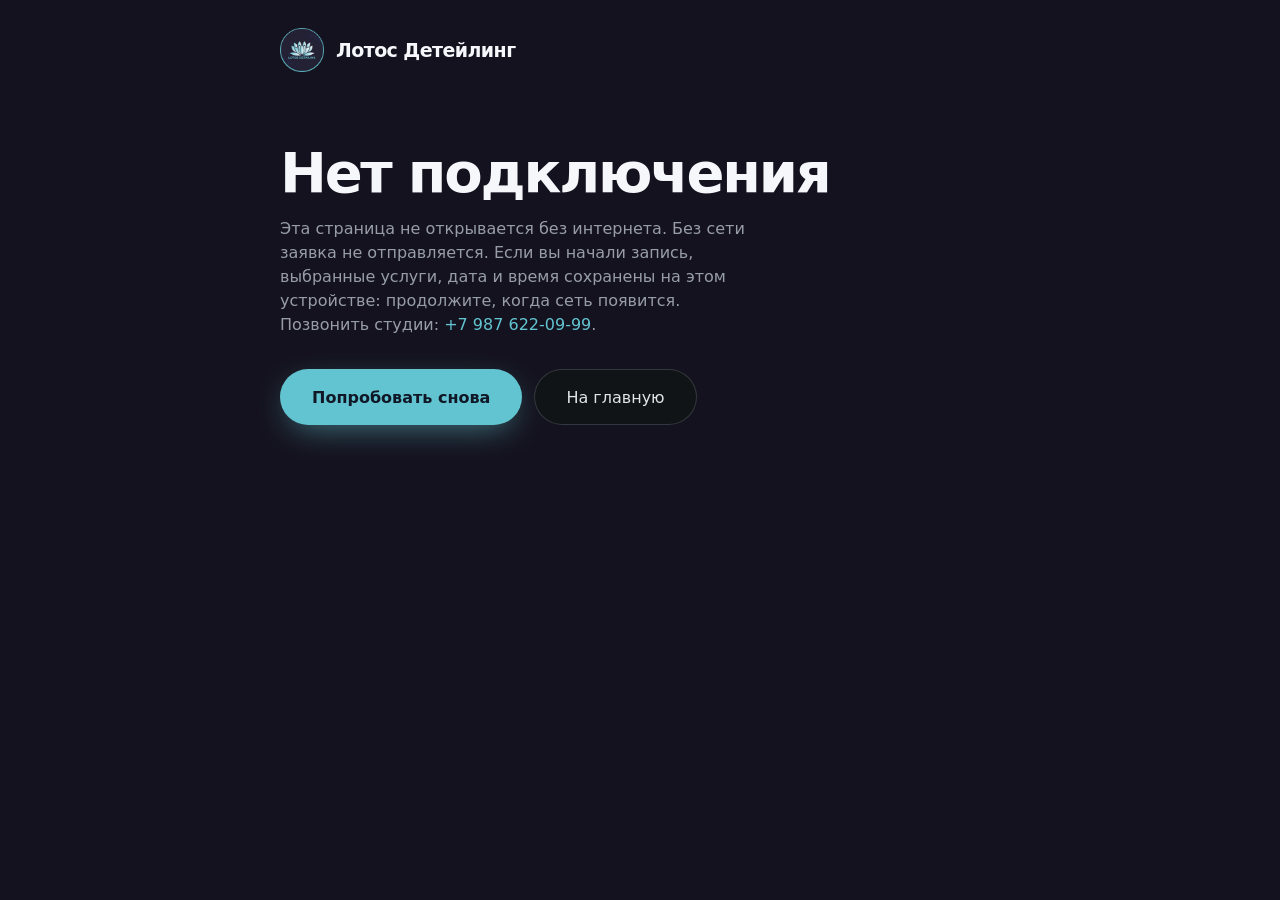
<file: offline.html>
<!doctype html>
<html lang="ru">
  <head>
    <meta charset="utf-8" />
    <meta name="viewport" content="width=device-width, initial-scale=1, viewport-fit=cover" />
    <meta name="theme-color" content="#14121e" />
    <meta name="robots" content="noindex" />
    <title>Нет сети · Лотос Детейлинг</title>
    <!--
      Самостоятельная страница без скриптов приложения. Service worker показывает её,
      когда нужной страницы нет в кэше, под чужим адресом (например, /garage) —
      страница Next.js в такой ситуации пыталась бы перезагрузить себя по кругу.
    -->
    <style>
      :root { color-scheme: dark; }
      * { box-sizing: border-box; }
      body {
        margin: 0;
        min-height: 100svh;
        background: #14121e;
        color: #dfe5ea;
        font-family: system-ui, -apple-system, "Segoe UI", Roboto, "Helvetica Neue", Arial, sans-serif;
        -webkit-font-smoothing: antialiased;
      }
      main {
        max-width: 760px;
        margin: 0 auto;
        padding: calc(env(safe-area-inset-top) + 28px) 20px calc(env(safe-area-inset-bottom) + 40px);
      }
      .logo { display: flex; align-items: center; gap: 12px; color: #f6f7fb; font-weight: 600; font-size: 19px; letter-spacing: -0.03em; }
      h1 { margin: 72px 0 0; font-size: clamp(34px, 9vw, 56px); line-height: 1.02; letter-spacing: -0.04em; color: #f6f7fb; font-weight: 600; }
      p { margin: 16px 0 0; max-width: 46ch; font-size: 16px; line-height: 1.5; color: rgb(214 224 232 / 0.68); }
      .actions { display: flex; flex-wrap: wrap; gap: 12px; margin-top: 32px; }
      a, button {
        display: inline-flex; align-items: center; height: 56px; padding: 0 32px; border-radius: 999px;
        font: inherit; font-size: 16px; font-weight: 500; text-decoration: none; cursor: pointer; border: 0;
      }
      button { background: #62c4d0; color: #101827; font-weight: 600; box-shadow: 0 10px 34px -10px rgb(98 196 208 / 0.65); }
      a { background: #111416; color: #dfe5ea; box-shadow: inset 0 0 0 1px rgb(200 220 235 / 0.18); }
      a:focus-visible, button:focus-visible { outline: 2px solid #62c4d0; outline-offset: 3px; }
      .logo img { width: 44px; height: 44px; }
    </style>
  </head>
  <body>
    <main>
      <div class="logo">
        <img src="/brand/logo.png" alt="" />
        Лотос Детейлинг
      </div>
      <h1>Нет подключения</h1>
      <p>
        Эта страница не открывается без интернета. Без сети заявка не отправляется.
        Если вы начали запись, выбранные услуги, дата и время сохранены на этом устройстве:
        продолжите, когда сеть появится. Позвонить студии: <a href="tel:+79876220999" style="all:unset;color:#62c4d0;cursor:pointer">+7 987 622-09-99</a>.
      </p>
      <div class="actions">
        <button type="button" onclick="location.reload()">Попробовать снова</button>
        <a href="./">На главную</a>
      </div>
    </main>
      <script>
      // Сеть вернулась — пробуем открыть нужную страницу снова. Только если страница
      // действительно открылась без сети и пользователь не уходит с неё сам:
      // браузер может прислать «online» в момент перехода по ссылке.
      (function () {
        var leaving = false;
        var wasOffline = !navigator.onLine;
        window.addEventListener("offline", function () { wasOffline = true; });
        window.addEventListener("pagehide", function () { leaving = true; });
        document.addEventListener("click", function (e) {
          if (e.target.closest && e.target.closest("a")) leaving = true;
        });
        window.addEventListener("online", function () {
          if (wasOffline && navigator.onLine && !leaving) location.reload();
        });
      })();
    </script>
  </body>
</html>
</file>
<file: _next/static/chunks/42lemt02dywxc.css>
@font-face{font-family:Manrope;font-style:normal;font-weight:400;font-display:swap;src:url(../media/ffc7b595a48b6846-s.3q9gh2jvntrwt.woff2)format("woff2");unicode-range:U+460-52F,U+1C80-1C8A,U+20B4,U+2DE0-2DFF,U+A640-A69F,U+FE2E-FE2F}@font-face{font-family:Manrope;font-style:normal;font-weight:400;font-display:swap;src:url(../media/276a8f4fe816cb6b-s.p.2v2sz4qlut9s1.woff2)format("woff2");unicode-range:U+301,U+400-45F,U+490-491,U+4B0-4B1,U+2116}@font-face{font-family:Manrope;font-style:normal;font-weight:400;font-display:swap;src:url(../media/82b67ad56d243b47-s.09bkcrcuv-0po.woff2)format("woff2");unicode-range:U+370-377,U+37A-37F,U+384-38A,U+38C,U+38E-3A1,U+3A3-3FF}@font-face{font-family:Manrope;font-style:normal;font-weight:400;font-display:swap;src:url(../media/33ee198db9637ef4-s.23qr8woi9ij9e.woff2)format("woff2");unicode-range:U+102-103,U+110-111,U+128-129,U+168-169,U+1A0-1A1,U+1AF-1B0,U+300-301,U+303-304,U+308-309,U+323,U+329,U+1EA0-1EF9,U+20AB}@font-face{font-family:Manrope;font-style:normal;font-weight:400;font-display:swap;src:url(../media/fbb7028efdf70529-s.1_0gbi-gsbqmd.woff2)format("woff2");unicode-range:U+100-2BA,U+2BD-2C5,U+2C7-2CC,U+2CE-2D7,U+2DD-2FF,U+304,U+308,U+329,U+1D00-1DBF,U+1E00-1E9F,U+1EF2-1EFF,U+2020,U+20A0-20AB,U+20AD-20C4,U+2113,U+2C60-2C7F,U+A720-A7FF}@font-face{font-family:Manrope;font-style:normal;font-weight:400;font-display:swap;src:url(../media/82450a180bcad83c-s.p.0p-wng2nn8o-p.woff2)format("woff2");unicode-range:U+??,U+131,U+152-153,U+2BB-2BC,U+2C6,U+2DA,U+2DC,U+304,U+308,U+329,U+2000-206F,U+20AC,U+2122,U+2191,U+2193,U+2212,U+2215,U+FEFF,U+FFFD}@font-face{font-family:Manrope;font-style:normal;font-weight:500;font-display:swap;src:url(../media/ffc7b595a48b6846-s.3q9gh2jvntrwt.woff2)format("woff2");unicode-range:U+460-52F,U+1C80-1C8A,U+20B4,U+2DE0-2DFF,U+A640-A69F,U+FE2E-FE2F}@font-face{font-family:Manrope;font-style:normal;font-weight:500;font-display:swap;src:url(../media/276a8f4fe816cb6b-s.p.2v2sz4qlut9s1.woff2)format("woff2");unicode-range:U+301,U+400-45F,U+490-491,U+4B0-4B1,U+2116}@font-face{font-family:Manrope;font-style:normal;font-weight:500;font-display:swap;src:url(../media/82b67ad56d243b47-s.09bkcrcuv-0po.woff2)format("woff2");unicode-range:U+370-377,U+37A-37F,U+384-38A,U+38C,U+38E-3A1,U+3A3-3FF}@font-face{font-family:Manrope;font-style:normal;font-weight:500;font-display:swap;src:url(../media/33ee198db9637ef4-s.23qr8woi9ij9e.woff2)format("woff2");unicode-range:U+102-103,U+110-111,U+128-129,U+168-169,U+1A0-1A1,U+1AF-1B0,U+300-301,U+303-304,U+308-309,U+323,U+329,U+1EA0-1EF9,U+20AB}@font-face{font-family:Manrope;font-style:normal;font-weight:500;font-display:swap;src:url(../media/fbb7028efdf70529-s.1_0gbi-gsbqmd.woff2)format("woff2");unicode-range:U+100-2BA,U+2BD-2C5,U+2C7-2CC,U+2CE-2D7,U+2DD-2FF,U+304,U+308,U+329,U+1D00-1DBF,U+1E00-1E9F,U+1EF2-1EFF,U+2020,U+20A0-20AB,U+20AD-20C4,U+2113,U+2C60-2C7F,U+A720-A7FF}@font-face{font-family:Manrope;font-style:normal;font-weight:500;font-display:swap;src:url(../media/82450a180bcad83c-s.p.0p-wng2nn8o-p.woff2)format("woff2");unicode-range:U+??,U+131,U+152-153,U+2BB-2BC,U+2C6,U+2DA,U+2DC,U+304,U+308,U+329,U+2000-206F,U+20AC,U+2122,U+2191,U+2193,U+2212,U+2215,U+FEFF,U+FFFD}@font-face{font-family:Manrope;font-style:normal;font-weight:600;font-display:swap;src:url(../media/ffc7b595a48b6846-s.3q9gh2jvntrwt.woff2)format("woff2");unicode-range:U+460-52F,U+1C80-1C8A,U+20B4,U+2DE0-2DFF,U+A640-A69F,U+FE2E-FE2F}@font-face{font-family:Manrope;font-style:normal;font-weight:600;font-display:swap;src:url(../media/276a8f4fe816cb6b-s.p.2v2sz4qlut9s1.woff2)format("woff2");unicode-range:U+301,U+400-45F,U+490-491,U+4B0-4B1,U+2116}@font-face{font-family:Manrope;font-style:normal;font-weight:600;font-display:swap;src:url(../media/82b67ad56d243b47-s.09bkcrcuv-0po.woff2)format("woff2");unicode-range:U+370-377,U+37A-37F,U+384-38A,U+38C,U+38E-3A1,U+3A3-3FF}@font-face{font-family:Manrope;font-style:normal;font-weight:600;font-display:swap;src:url(../media/33ee198db9637ef4-s.23qr8woi9ij9e.woff2)format("woff2");unicode-range:U+102-103,U+110-111,U+128-129,U+168-169,U+1A0-1A1,U+1AF-1B0,U+300-301,U+303-304,U+308-309,U+323,U+329,U+1EA0-1EF9,U+20AB}@font-face{font-family:Manrope;font-style:normal;font-weight:600;font-display:swap;src:url(../media/fbb7028efdf70529-s.1_0gbi-gsbqmd.woff2)format("woff2");unicode-range:U+100-2BA,U+2BD-2C5,U+2C7-2CC,U+2CE-2D7,U+2DD-2FF,U+304,U+308,U+329,U+1D00-1DBF,U+1E00-1E9F,U+1EF2-1EFF,U+2020,U+20A0-20AB,U+20AD-20C4,U+2113,U+2C60-2C7F,U+A720-A7FF}@font-face{font-family:Manrope;font-style:normal;font-weight:600;font-display:swap;src:url(../media/82450a180bcad83c-s.p.0p-wng2nn8o-p.woff2)format("woff2");unicode-range:U+??,U+131,U+152-153,U+2BB-2BC,U+2C6,U+2DA,U+2DC,U+304,U+308,U+329,U+2000-206F,U+20AC,U+2122,U+2191,U+2193,U+2212,U+2215,U+FEFF,U+FFFD}@font-face{font-family:Manrope;font-style:normal;font-weight:700;font-display:swap;src:url(../media/ffc7b595a48b6846-s.3q9gh2jvntrwt.woff2)format("woff2");unicode-range:U+460-52F,U+1C80-1C8A,U+20B4,U+2DE0-2DFF,U+A640-A69F,U+FE2E-FE2F}@font-face{font-family:Manrope;font-style:normal;font-weight:700;font-display:swap;src:url(../media/276a8f4fe816cb6b-s.p.2v2sz4qlut9s1.woff2)format("woff2");unicode-range:U+301,U+400-45F,U+490-491,U+4B0-4B1,U+2116}@font-face{font-family:Manrope;font-style:normal;font-weight:700;font-display:swap;src:url(../media/82b67ad56d243b47-s.09bkcrcuv-0po.woff2)format("woff2");unicode-range:U+370-377,U+37A-37F,U+384-38A,U+38C,U+38E-3A1,U+3A3-3FF}@font-face{font-family:Manrope;font-style:normal;font-weight:700;font-display:swap;src:url(../media/33ee198db9637ef4-s.23qr8woi9ij9e.woff2)format("woff2");unicode-range:U+102-103,U+110-111,U+128-129,U+168-169,U+1A0-1A1,U+1AF-1B0,U+300-301,U+303-304,U+308-309,U+323,U+329,U+1EA0-1EF9,U+20AB}@font-face{font-family:Manrope;font-style:normal;font-weight:700;font-display:swap;src:url(../media/fbb7028efdf70529-s.1_0gbi-gsbqmd.woff2)format("woff2");unicode-range:U+100-2BA,U+2BD-2C5,U+2C7-2CC,U+2CE-2D7,U+2DD-2FF,U+304,U+308,U+329,U+1D00-1DBF,U+1E00-1E9F,U+1EF2-1EFF,U+2020,U+20A0-20AB,U+20AD-20C4,U+2113,U+2C60-2C7F,U+A720-A7FF}@font-face{font-family:Manrope;font-style:normal;font-weight:700;font-display:swap;src:url(../media/82450a180bcad83c-s.p.0p-wng2nn8o-p.woff2)format("woff2");unicode-range:U+??,U+131,U+152-153,U+2BB-2BC,U+2C6,U+2DA,U+2DC,U+304,U+308,U+329,U+2000-206F,U+20AC,U+2122,U+2191,U+2193,U+2212,U+2215,U+FEFF,U+FFFD}@font-face{font-family:Manrope Fallback;src:local(Arial);ascent-override:103.31%;descent-override:29.07%;line-gap-override:0.0%;size-adjust:103.19%}.lJe08G_className{font-family:Manrope,Manrope Fallback;font-style:normal}.lJe08G_variable{--font-manrope:"Manrope", "Manrope Fallback"}
@layer properties{@supports (((-webkit-hyphens:none)) and (not (margin-trim:inline))) or ((-moz-orient:inline) and (not (color:rgb(from red r g b)))){*,:before,:after,::backdrop{--tw-translate-x:0;--tw-translate-y:0;--tw-translate-z:0;--tw-rotate-x:initial;--tw-rotate-y:initial;--tw-rotate-z:initial;--tw-skew-x:initial;--tw-skew-y:initial;--tw-pan-x:initial;--tw-pan-y:initial;--tw-pinch-zoom:initial;--tw-scroll-snap-strictness:proximity;--tw-space-y-reverse:0;--tw-divide-y-reverse:0;--tw-border-style:solid;--tw-leading:initial;--tw-font-weight:initial;--tw-tracking:initial;--tw-ordinal:initial;--tw-slashed-zero:initial;--tw-numeric-figure:initial;--tw-numeric-spacing:initial;--tw-numeric-fraction:initial;--tw-shadow:0 0 #0000;--tw-shadow-color:initial;--tw-shadow-alpha:100%;--tw-inset-shadow:0 0 #0000;--tw-inset-shadow-color:initial;--tw-inset-shadow-alpha:100%;--tw-ring-color:initial;--tw-ring-shadow:0 0 #0000;--tw-inset-ring-color:initial;--tw-inset-ring-shadow:0 0 #0000;--tw-ring-inset:initial;--tw-ring-offset-width:0px;--tw-ring-offset-color:#fff;--tw-ring-offset-shadow:0 0 #0000;--tw-outline-style:solid;--tw-blur:initial;--tw-brightness:initial;--tw-contrast:initial;--tw-grayscale:initial;--tw-hue-rotate:initial;--tw-invert:initial;--tw-opacity:initial;--tw-saturate:initial;--tw-sepia:initial;--tw-drop-shadow:initial;--tw-drop-shadow-color:initial;--tw-drop-shadow-alpha:100%;--tw-drop-shadow-size:initial;--tw-backdrop-blur:initial;--tw-backdrop-brightness:initial;--tw-backdrop-contrast:initial;--tw-backdrop-grayscale:initial;--tw-backdrop-hue-rotate:initial;--tw-backdrop-invert:initial;--tw-backdrop-opacity:initial;--tw-backdrop-saturate:initial;--tw-backdrop-sepia:initial;--tw-duration:initial;--tw-ease:initial;--tw-scale-x:1;--tw-scale-y:1;--tw-scale-z:1}}}@layer theme{:root,:host{--font-sans:var(--font-manrope), "Helvetica Neue", Arial, sans-serif;--font-mono:ui-monospace, SFMono-Regular, Menlo, Monaco, Consolas, "Liberation Mono", "Courier New", monospace;--spacing:.25rem;--font-weight-normal:400;--font-weight-medium:500;--font-weight-semibold:600;--font-weight-bold:700;--leading-tight:1.25;--leading-snug:1.375;--radius-lg:.5rem;--radius-2xl:1rem;--ease-out:cubic-bezier(0, 0, .2, 1);--blur-md:12px;--blur-xl:24px;--blur-3xl:64px;--default-transition-duration:.15s;--default-transition-timing-function:cubic-bezier(.4, 0, .2, 1);--default-font-family:var(--font-manrope), "Helvetica Neue", Arial, sans-serif;--default-mono-font-family:var(--font-mono);--color-mist:var(--c-mist);--color-graphite:var(--c-graphite);--color-accent:#62c4d0;--color-on-accent:#101827;--font-display:var(--font-manrope), "Helvetica Neue", Arial, sans-serif;--ease-soft:cubic-bezier(.22, 1, .36, 1)}}@layer base{*,:after,:before,::backdrop{box-sizing:border-box;border:0 solid;margin:0;padding:0}::file-selector-button{box-sizing:border-box;border:0 solid;margin:0;padding:0}html,:host{-webkit-text-size-adjust:100%;tab-size:4;line-height:1.5;font-family:var(--default-font-family,-apple-system, BlinkMacSystemFont, "Segoe UI", Roboto, "Helvetica Neue", "Noto Sans", Arial, sans-serif, "Apple Color Emoji", "Segoe UI Emoji", "Segoe UI Symbol", "Noto Color Emoji");font-feature-settings:var(--default-font-feature-settings,normal);font-variation-settings:var(--default-font-variation-settings,normal);-webkit-tap-highlight-color:transparent}hr{height:0;color:inherit;border-top-width:1px}abbr:where([title]){-webkit-text-decoration:underline dotted;text-decoration:underline dotted}h1,h2,h3,h4,h5,h6{font-size:inherit;font-weight:inherit}a{color:inherit;-webkit-text-decoration:inherit;-webkit-text-decoration:inherit;-webkit-text-decoration:inherit;-webkit-text-decoration:inherit;text-decoration:inherit}b,strong{font-weight:bolder}code,kbd,samp,pre{font-family:var(--default-mono-font-family,ui-monospace, SFMono-Regular, Menlo, Monaco, Consolas, "Liberation Mono", "Courier New", monospace);font-feature-settings:var(--default-mono-font-feature-settings,normal);font-variation-settings:var(--default-mono-font-variation-settings,normal);font-size:1em}small{font-size:80%}sub,sup{vertical-align:baseline;font-size:75%;line-height:0;position:relative}sub{bottom:-.25em}sup{top:-.5em}table{text-indent:0;border-color:inherit;border-collapse:collapse}:-moz-focusring:where(:not(iframe)){outline:auto}progress{vertical-align:baseline}summary{display:list-item}ol,ul,menu{list-style:none}img,svg,video,canvas,audio,iframe,embed,object{vertical-align:middle;display:block}img,video{max-width:100%;height:auto}button,input,select,optgroup,textarea{font:inherit;font-feature-settings:inherit;font-variation-settings:inherit;letter-spacing:inherit;color:inherit;opacity:1;background-color:#0000;border-radius:0}::file-selector-button{font:inherit;font-feature-settings:inherit;font-variation-settings:inherit;letter-spacing:inherit;color:inherit;opacity:1;background-color:#0000;border-radius:0}:where(select:is([multiple],[size])) optgroup{font-weight:bolder}:where(select:is([multiple],[size])) optgroup option{padding-inline-start:20px}::file-selector-button{margin-inline-end:4px}::placeholder{opacity:1}@supports (not ((-webkit-appearance:-apple-pay-button))) or (contain-intrinsic-size:1px){::placeholder{color:currentColor}@supports (color:color-mix(in lab, red, red)){::placeholder{color:color-mix(in oklab, currentcolor 50%, transparent)}}}textarea{resize:vertical}::-webkit-search-decoration{-webkit-appearance:none}::-webkit-date-and-time-value{min-height:1lh;text-align:inherit}::-webkit-datetime-edit{display:inline-flex}::-webkit-datetime-edit-fields-wrapper{padding:0}::-webkit-datetime-edit{padding-block:0}::-webkit-datetime-edit-year-field{padding-block:0}::-webkit-datetime-edit-month-field{padding-block:0}::-webkit-datetime-edit-day-field{padding-block:0}::-webkit-datetime-edit-hour-field{padding-block:0}::-webkit-datetime-edit-minute-field{padding-block:0}::-webkit-datetime-edit-second-field{padding-block:0}::-webkit-datetime-edit-millisecond-field{padding-block:0}::-webkit-datetime-edit-meridiem-field{padding-block:0}::-webkit-calendar-picker-indicator{line-height:1}:-moz-ui-invalid{box-shadow:none}button,input:where([type=button],[type=reset],[type=submit]){appearance:button}::file-selector-button{appearance:button}::-webkit-inner-spin-button{height:auto}::-webkit-outer-spin-button{height:auto}[hidden]:where(:not([hidden=until-found])){display:none!important}}@layer components;@layer utilities{.pointer-events-auto{pointer-events:auto}.pointer-events-none{pointer-events:none}.invisible{visibility:hidden}.visible{visibility:visible}.sr-only{clip-path:inset(50%);white-space:nowrap;border-width:0;width:1px;height:1px;margin:-1px;padding:0;position:absolute;overflow:hidden}.absolute{position:absolute}.fixed{position:fixed}.relative{position:relative}.static{position:static}.inset-0{inset:0}.inset-x-0{inset-inline:0}.inset-x-3{inset-inline:calc(var(--spacing) * 3)}.inset-y-0{inset-block:0}.-top-24{top:calc(var(--spacing) * -24)}.top-0{top:0}.top-1{top:var(--spacing)}.top-2\.5{top:calc(var(--spacing) * 2.5)}.top-3{top:calc(var(--spacing) * 3)}.top-\[calc\(env\(safe-area-inset-top\)\+12px\)\]{top:calc(env(safe-area-inset-top) + 12px)}.-right-24{right:calc(var(--spacing) * -24)}.right-3{right:calc(var(--spacing) * 3)}.bottom-0{bottom:0}.bottom-1{bottom:var(--spacing)}.bottom-\[calc\(var\(--dock\)\+12px\)\]{bottom:calc(var(--dock) + 12px)}.bottom-\[calc\(var\(--dock\)\+18px\)\]{bottom:calc(var(--dock) + 18px)}.bottom-\[calc\(var\(--dock\)\+30px\)\]{bottom:calc(var(--dock) + 30px)}.bottom-\[var\(--nav-bottom\)\]{bottom:var(--nav-bottom)}.left-0{left:0}.left-1{left:var(--spacing)}.left-2\.5{left:calc(var(--spacing) * 2.5)}.isolate{isolation:isolate}.-z-10{z-index:calc(10 * -1)}.z-10{z-index:10}.z-20{z-index:20}.z-30{z-index:30}.z-40{z-index:40}.z-50{z-index:50}.z-\[45\]{z-index:45}.z-\[55\]{z-index:55}.z-\[60\]{z-index:60}.-mx-5{margin-inline:calc(var(--spacing) * -5)}.mx-3{margin-inline:calc(var(--spacing) * 3)}.mx-auto{margin-inline:auto}.-mt-2{margin-top:calc(var(--spacing) * -2)}.mt-0\.5{margin-top:calc(var(--spacing) * .5)}.mt-1{margin-top:var(--spacing)}.mt-2{margin-top:calc(var(--spacing) * 2)}.mt-3{margin-top:calc(var(--spacing) * 3)}.mt-3\.5{margin-top:calc(var(--spacing) * 3.5)}.mt-4{margin-top:calc(var(--spacing) * 4)}.mt-5{margin-top:calc(var(--spacing) * 5)}.mt-6{margin-top:calc(var(--spacing) * 6)}.mt-7{margin-top:calc(var(--spacing) * 7)}.mt-8{margin-top:calc(var(--spacing) * 8)}.mt-10{margin-top:calc(var(--spacing) * 10)}.mt-12{margin-top:calc(var(--spacing) * 12)}.mt-14{margin-top:calc(var(--spacing) * 14)}.mt-auto{margin-top:auto}.-mr-2{margin-right:calc(var(--spacing) * -2)}.mb-2{margin-bottom:calc(var(--spacing) * 2)}.mb-2\.5{margin-bottom:calc(var(--spacing) * 2.5)}.mb-3{margin-bottom:calc(var(--spacing) * 3)}.mb-5{margin-bottom:calc(var(--spacing) * 5)}.mb-8{margin-bottom:calc(var(--spacing) * 8)}.mb-10{margin-bottom:calc(var(--spacing) * 10)}.-ml-2{margin-left:calc(var(--spacing) * -2)}.ml-\[-6vw\]{margin-left:-6vw}.block{display:block}.flex{display:flex}.grid{display:grid}.hidden{display:none}.inline-flex{display:inline-flex}.aspect-\[3\/4\]{aspect-ratio:3/4}.aspect-square{aspect-ratio:1}.size-2{width:calc(var(--spacing) * 2);height:calc(var(--spacing) * 2)}.size-6{width:calc(var(--spacing) * 6);height:calc(var(--spacing) * 6)}.size-7{width:calc(var(--spacing) * 7);height:calc(var(--spacing) * 7)}.size-8{width:calc(var(--spacing) * 8);height:calc(var(--spacing) * 8)}.size-10{width:calc(var(--spacing) * 10);height:calc(var(--spacing) * 10)}.size-11{width:calc(var(--spacing) * 11);height:calc(var(--spacing) * 11)}.size-12{width:calc(var(--spacing) * 12);height:calc(var(--spacing) * 12)}.size-14{width:calc(var(--spacing) * 14);height:calc(var(--spacing) * 14)}.size-72{width:calc(var(--spacing) * 72);height:calc(var(--spacing) * 72)}.size-full{width:100%;height:100%}.h-1\.5{height:calc(var(--spacing) * 1.5)}.h-6{height:calc(var(--spacing) * 6)}.h-8{height:calc(var(--spacing) * 8)}.h-10{height:calc(var(--spacing) * 10)}.h-11{height:calc(var(--spacing) * 11)}.h-12{height:calc(var(--spacing) * 12)}.h-14{height:calc(var(--spacing) * 14)}.h-16{height:calc(var(--spacing) * 16)}.h-20{height:calc(var(--spacing) * 20)}.h-\[1\.5px\]{height:1.5px}.h-\[3px\]{height:3px}.h-\[10px\]{height:10px}.h-\[68px\]{height:68px}.h-\[150px\]{height:150px}.h-auto{height:auto}.h-full{height:100%}.h-px{height:1px}.min-h-0{min-height:0}.min-h-14{min-height:calc(var(--spacing) * 14)}.min-h-\[36px\]{min-height:36px}.min-h-svh{min-height:100svh}.w-3{width:calc(var(--spacing) * 3)}.w-6{width:calc(var(--spacing) * 6)}.w-7{width:calc(var(--spacing) * 7)}.w-8{width:calc(var(--spacing) * 8)}.w-56{width:calc(var(--spacing) * 56)}.w-\[4ch\]{width:4ch}.w-\[86\%\]{width:86%}.w-\[124vw\]{width:124vw}.w-\[400\%\]{width:400%}.w-\[calc\(\(100\%-8px\)\/4\)\]{width:calc(25% - 2px)}.w-auto{width:auto}.w-full{width:100%}.max-w-\[36ch\]{max-width:36ch}.max-w-\[40ch\]{max-width:40ch}.max-w-\[44ch\]{max-width:44ch}.max-w-\[48ch\]{max-width:48ch}.max-w-\[52ch\]{max-width:52ch}.max-w-\[56ch\]{max-width:56ch}.max-w-\[68ch\]{max-width:68ch}.max-w-\[340px\]{max-width:340px}.max-w-\[400px\]{max-width:400px}.max-w-\[440px\]{max-width:440px}.max-w-\[760px\]{max-width:760px}.max-w-\[1080px\]{max-width:1080px}.max-w-\[1440px\]{max-width:1440px}.max-w-full{max-width:100%}.min-w-0{min-width:0}.min-w-4{min-width:calc(var(--spacing) * 4)}.min-w-\[58px\]{min-width:58px}.flex-1{flex:1}.flex-auto{flex:auto}.flex-none{flex:none}.shrink-0{flex-shrink:0}.basis-full{flex-basis:100%}.origin-left{transform-origin:0}.-translate-y-\[4\.25px\]{--tw-translate-y:calc(4.25px * -1);translate:var(--tw-translate-x) var(--tw-translate-y)}.translate-y-\[4\.25px\]{--tw-translate-y:4.25px;translate:var(--tw-translate-x) var(--tw-translate-y)}.translate-y-\[calc\(100\%\+24px\)\]{--tw-translate-y:calc(100% + 24px);translate:var(--tw-translate-x) var(--tw-translate-y)}.-rotate-45{rotate:-45deg}.rotate-45{rotate:45deg}.rotate-180{rotate:180deg}.-skew-x-\[24deg\]{--tw-skew-x:skewX(calc(24deg * -1));transform:var(--tw-rotate-x,) var(--tw-rotate-y,) var(--tw-rotate-z,) var(--tw-skew-x,) var(--tw-skew-y,)}.transform{transform:var(--tw-rotate-x,) var(--tw-rotate-y,) var(--tw-rotate-z,) var(--tw-skew-x,) var(--tw-skew-y,)}.cursor-crosshair{cursor:crosshair}.cursor-grab{cursor:grab}.cursor-pointer{cursor:pointer}.touch-pan-y{--tw-pan-y:pan-y;touch-action:var(--tw-pan-x,) var(--tw-pan-y,) var(--tw-pinch-zoom,)}.touch-none{touch-action:none}.resize{resize:both}.resize-none{resize:none}.snap-x{scroll-snap-type:x var(--tw-scroll-snap-strictness)}.snap-mandatory{--tw-scroll-snap-strictness:mandatory}.snap-proximity{--tw-scroll-snap-strictness:proximity}.snap-start{scroll-snap-align:start}.scroll-mt-6{scroll-margin-top:calc(var(--spacing) * 6)}.scroll-mt-28{scroll-margin-top:calc(var(--spacing) * 28)}.scroll-px-5{scroll-padding-inline:calc(var(--spacing) * 5)}.\[scrollbar-width\:none\]{scrollbar-width:none}.grid-cols-1{grid-template-columns:repeat(1,minmax(0,1fr))}.grid-cols-2{grid-template-columns:repeat(2,minmax(0,1fr))}.grid-cols-3{grid-template-columns:repeat(3,minmax(0,1fr))}.grid-cols-4{grid-template-columns:repeat(4,minmax(0,1fr))}.grid-rows-\[0fr\]{grid-template-rows:0fr}.grid-rows-\[1fr\]{grid-template-rows:1fr}.flex-col{flex-direction:column}.flex-wrap{flex-wrap:wrap}.items-baseline{align-items:baseline}.items-center{align-items:center}.items-start{align-items:flex-start}.justify-between{justify-content:space-between}.justify-center{justify-content:center}.justify-end{justify-content:flex-end}.gap-1{gap:var(--spacing)}.gap-1\.5{gap:calc(var(--spacing) * 1.5)}.gap-2{gap:calc(var(--spacing) * 2)}.gap-2\.5{gap:calc(var(--spacing) * 2.5)}.gap-3{gap:calc(var(--spacing) * 3)}.gap-3\.5{gap:calc(var(--spacing) * 3.5)}.gap-4{gap:calc(var(--spacing) * 4)}.gap-5{gap:calc(var(--spacing) * 5)}.gap-6{gap:calc(var(--spacing) * 6)}.gap-10{gap:calc(var(--spacing) * 10)}:where(.space-y-1>:not(:last-child)){--tw-space-y-reverse:0;margin-block-start:calc(var(--spacing) * var(--tw-space-y-reverse));margin-block-end:calc(var(--spacing) * calc(1 - var(--tw-space-y-reverse)))}:where(.space-y-2>:not(:last-child)){--tw-space-y-reverse:0;margin-block-start:calc(calc(var(--spacing) * 2) * var(--tw-space-y-reverse));margin-block-end:calc(calc(var(--spacing) * 2) * calc(1 - var(--tw-space-y-reverse)))}:where(.space-y-2\.5>:not(:last-child)){--tw-space-y-reverse:0;margin-block-start:calc(calc(var(--spacing) * 2.5) * var(--tw-space-y-reverse));margin-block-end:calc(calc(var(--spacing) * 2.5) * calc(1 - var(--tw-space-y-reverse)))}:where(.space-y-3>:not(:last-child)){--tw-space-y-reverse:0;margin-block-start:calc(calc(var(--spacing) * 3) * var(--tw-space-y-reverse));margin-block-end:calc(calc(var(--spacing) * 3) * calc(1 - var(--tw-space-y-reverse)))}:where(.space-y-10>:not(:last-child)){--tw-space-y-reverse:0;margin-block-start:calc(calc(var(--spacing) * 10) * var(--tw-space-y-reverse));margin-block-end:calc(calc(var(--spacing) * 10) * calc(1 - var(--tw-space-y-reverse)))}.gap-x-5{column-gap:calc(var(--spacing) * 5)}.gap-y-1{row-gap:var(--spacing)}:where(.divide-y>:not(:last-child)){--tw-divide-y-reverse:0;border-bottom-style:var(--tw-border-style);border-top-style:var(--tw-border-style);border-top-width:calc(1px * var(--tw-divide-y-reverse));border-bottom-width:calc(1px * calc(1 - var(--tw-divide-y-reverse)))}:where(.divide-line>:not(:last-child)){border-color:var(--c-line)}.truncate{text-overflow:ellipsis;white-space:nowrap;overflow:hidden}.overflow-clip{overflow:clip}.overflow-hidden{overflow:hidden}.overflow-x-auto{overflow-x:auto}.overscroll-x-contain{overscroll-behavior-x:contain}.rounded-2xl{border-radius:var(--radius-2xl)}.rounded-\[14px\]{border-radius:14px}.rounded-\[16px\]{border-radius:16px}.rounded-\[18px\]{border-radius:18px}.rounded-\[20px\]{border-radius:20px}.rounded-\[22px\]{border-radius:22px}.rounded-\[24px\]{border-radius:24px}.rounded-card{border-radius:28px}.rounded-full{border-radius:2147483647px}.rounded-lg{border-radius:var(--radius-lg)}.border{border-style:var(--tw-border-style);border-width:1px}.border-t{border-top-style:var(--tw-border-style);border-top-width:1px}.border-b{border-bottom-style:var(--tw-border-style);border-bottom-width:1px}.border-line{border-color:var(--c-line)}.bg-\[\#0b0b0b\]\/75{background-color:#0b0b0bbf;background-color:lab(3.02291% -.0000149012 .00000596046/.75)}.bg-\[\#1a1f22\]\/95{background-color:#1a1f22f2;background-color:lab(11.3388% -1.74609 -2.87012/.95)}.bg-accent{background-color:#62c4d0}.bg-accent\/10{background-color:#62c4d01a;background-color:lab(73.6195% -27.5643 -15.3713/.1)}.bg-accent\/12{background-color:#62c4d01f;background-color:lab(73.6195% -27.5642 -15.3713/.12)}.bg-accent\/15{background-color:#62c4d026;background-color:lab(73.6195% -27.5642 -15.3713/.15)}.bg-current{background-color:currentColor}.bg-faint{background-color:var(--c-faint)}.bg-graphite,.bg-graphite\/10{background-color:var(--c-graphite)}@supports (color:color-mix(in lab, red, red)){.bg-graphite\/10{background-color:color-mix(in oklab, var(--c-graphite) 10%, transparent)}}.bg-graphite\/40{background-color:var(--c-graphite)}@supports (color:color-mix(in lab, red, red)){.bg-graphite\/40{background-color:color-mix(in oklab, var(--c-graphite) 40%, transparent)}}.bg-graphite\/\[0\.1\]{background-color:var(--c-graphite)}@supports (color:color-mix(in lab, red, red)){.bg-graphite\/\[0\.1\]{background-color:color-mix(in oklab, var(--c-graphite) 10%, transparent)}}.bg-graphite\/\[0\.05\]{background-color:var(--c-graphite)}@supports (color:color-mix(in lab, red, red)){.bg-graphite\/\[0\.05\]{background-color:color-mix(in oklab, var(--c-graphite) 5%, transparent)}}.bg-graphite\/\[0\.06\]{background-color:var(--c-graphite)}@supports (color:color-mix(in lab, red, red)){.bg-graphite\/\[0\.06\]{background-color:color-mix(in oklab, var(--c-graphite) 6%, transparent)}}.bg-graphite\/\[0\.07\]{background-color:var(--c-graphite)}@supports (color:color-mix(in lab, red, red)){.bg-graphite\/\[0\.07\]{background-color:color-mix(in oklab, var(--c-graphite) 7.0%, transparent)}}.bg-ink,.bg-ink\/\[0\.07\]{background-color:var(--c-ink)}@supports (color:color-mix(in lab, red, red)){.bg-ink\/\[0\.07\]{background-color:color-mix(in oklab, var(--c-ink) 7.0%, transparent)}}.bg-line-strong{background-color:var(--c-line-strong)}.bg-mist,.bg-mist\/92{background-color:var(--c-mist)}@supports (color:color-mix(in lab, red, red)){.bg-mist\/92{background-color:color-mix(in oklab, var(--c-mist) 92%, transparent)}}.bg-white,.bg-white\/15{background-color:var(--c-white)}@supports (color:color-mix(in lab, red, red)){.bg-white\/15{background-color:color-mix(in oklab, var(--c-white) 15%, transparent)}}.bg-white\/20{background-color:var(--c-white)}@supports (color:color-mix(in lab, red, red)){.bg-white\/20{background-color:color-mix(in oklab, var(--c-white) 20%, transparent)}}.bg-white\/50{background-color:var(--c-white)}@supports (color:color-mix(in lab, red, red)){.bg-white\/50{background-color:color-mix(in oklab, var(--c-white) 50%, transparent)}}.bg-white\/80{background-color:var(--c-white)}@supports (color:color-mix(in lab, red, red)){.bg-white\/80{background-color:color-mix(in oklab, var(--c-white) 80%, transparent)}}.bg-\[radial-gradient\(70\%_50\%_at_50\%_40\%\,rgb\(111_211_208\/0\.10\)\,transparent_70\%\)\]{background-image:radial-gradient(70% 50% at 50% 40%,#6fd3d01a,#0000 70%)}.object-cover{object-fit:cover}.p-1{padding:var(--spacing)}.p-1\.5{padding:calc(var(--spacing) * 1.5)}.p-3{padding:calc(var(--spacing) * 3)}.p-3\.5{padding:calc(var(--spacing) * 3.5)}.p-4{padding:calc(var(--spacing) * 4)}.p-5{padding:calc(var(--spacing) * 5)}.px-1{padding-inline:var(--spacing)}.px-2{padding-inline:calc(var(--spacing) * 2)}.px-2\.5{padding-inline:calc(var(--spacing) * 2.5)}.px-3{padding-inline:calc(var(--spacing) * 3)}.px-4{padding-inline:calc(var(--spacing) * 4)}.px-5{padding-inline:calc(var(--spacing) * 5)}.px-6{padding-inline:calc(var(--spacing) * 6)}.px-7{padding-inline:calc(var(--spacing) * 7)}.px-8{padding-inline:calc(var(--spacing) * 8)}.py-0\.5{padding-block:calc(var(--spacing) * .5)}.py-1{padding-block:var(--spacing)}.py-1\.5{padding-block:calc(var(--spacing) * 1.5)}.py-2{padding-block:calc(var(--spacing) * 2)}.py-3{padding-block:calc(var(--spacing) * 3)}.py-3\.5{padding-block:calc(var(--spacing) * 3.5)}.py-4{padding-block:calc(var(--spacing) * 4)}.py-5{padding-block:calc(var(--spacing) * 5)}.py-7{padding-block:calc(var(--spacing) * 7)}.py-16{padding-block:calc(var(--spacing) * 16)}.pt-0\.5{padding-top:calc(var(--spacing) * .5)}.pt-1{padding-top:var(--spacing)}.pt-2{padding-top:calc(var(--spacing) * 2)}.pt-2\.5{padding-top:calc(var(--spacing) * 2.5)}.pt-3{padding-top:calc(var(--spacing) * 3)}.pt-4{padding-top:calc(var(--spacing) * 4)}.pt-5{padding-top:calc(var(--spacing) * 5)}.pt-\[calc\(env\(safe-area-inset-top\)\+64px\)\]{padding-top:calc(env(safe-area-inset-top) + 64px)}.pt-\[calc\(env\(safe-area-inset-top\)\+92px\)\]{padding-top:calc(env(safe-area-inset-top) + 92px)}.pt-\[env\(safe-area-inset-top\)\]{padding-top:env(safe-area-inset-top)}.pr-2{padding-right:calc(var(--spacing) * 2)}.pr-5{padding-right:calc(var(--spacing) * 5)}.pb-1{padding-bottom:var(--spacing)}.pb-8{padding-bottom:calc(var(--spacing) * 8)}.pb-16{padding-bottom:calc(var(--spacing) * 16)}.pb-24{padding-bottom:calc(var(--spacing) * 24)}.pb-\[calc\(var\(--dock\)\+40px\)\]{padding-bottom:calc(var(--dock) + 40px)}.pb-\[calc\(var\(--dock\)\+96px\)\]{padding-bottom:calc(var(--dock) + 96px)}.pl-4{padding-left:calc(var(--spacing) * 4)}.text-center{text-align:center}.text-left{text-align:left}.text-right{text-align:right}.font-display{font-family:var(--font-manrope), "Helvetica Neue", Arial, sans-serif}.text-\[9\.5px\]{font-size:9.5px}.text-\[11\.5px\]{font-size:11.5px}.text-\[11px\]{font-size:11px}.text-\[12\.5px\]{font-size:12.5px}.text-\[12px\]{font-size:12px}.text-\[13\.5px\]{font-size:13.5px}.text-\[13px\]{font-size:13px}.text-\[14\.5px\]{font-size:14.5px}.text-\[14px\]{font-size:14px}.text-\[15\.5px\]{font-size:15.5px}.text-\[15px\]{font-size:15px}.text-\[16px\]{font-size:16px}.text-\[17px\]{font-size:17px}.text-\[18px\]{font-size:18px}.text-\[19px\]{font-size:19px}.text-\[20px\]{font-size:20px}.text-\[21px\]{font-size:21px}.text-\[22px\]{font-size:22px}.text-\[24px\]{font-size:24px}.text-\[26px\]{font-size:26px}.text-\[32px\]{font-size:32px}.text-\[34px\]{font-size:34px}.text-\[52px\]{font-size:52px}.text-\[clamp\(28px\,8\.2vw\,36px\)\]{font-size:clamp(28px,8.2vw,36px)}.text-\[clamp\(42px\,12vw\,58px\)\]{font-size:clamp(42px,12vw,58px)}.leading-\[0\.98\]{--tw-leading:.98;line-height:.98}.leading-\[1\.2\]{--tw-leading:1.2;line-height:1.2}.leading-\[1\.3\]{--tw-leading:1.3;line-height:1.3}.leading-\[1\.04\]{--tw-leading:1.04;line-height:1.04}.leading-\[1\.4\]{--tw-leading:1.4;line-height:1.4}.leading-\[1\.05\]{--tw-leading:1.05;line-height:1.05}.leading-\[1\.5\]{--tw-leading:1.5;line-height:1.5}.leading-\[1\.6\]{--tw-leading:1.6;line-height:1.6}.leading-\[1\.25\]{--tw-leading:1.25;line-height:1.25}.leading-\[1\.35\]{--tw-leading:1.35;line-height:1.35}.leading-\[1\.45\]{--tw-leading:1.45;line-height:1.45}.leading-none{--tw-leading:1;line-height:1}.leading-snug{--tw-leading:var(--leading-snug);line-height:var(--leading-snug)}.leading-tight{--tw-leading:var(--leading-tight);line-height:var(--leading-tight)}.font-bold{--tw-font-weight:var(--font-weight-bold);font-weight:var(--font-weight-bold)}.font-medium{--tw-font-weight:var(--font-weight-medium);font-weight:var(--font-weight-medium)}.font-normal{--tw-font-weight:var(--font-weight-normal);font-weight:var(--font-weight-normal)}.font-semibold{--tw-font-weight:var(--font-weight-semibold);font-weight:var(--font-weight-semibold)}.tracking-\[-0\.01em\]{--tw-tracking:-.01em;letter-spacing:-.01em}.tracking-\[-0\.02em\]{--tw-tracking:-.02em;letter-spacing:-.02em}.tracking-\[-0\.03em\]{--tw-tracking:-.03em;letter-spacing:-.03em}.tracking-\[-0\.04em\]{--tw-tracking:-.04em;letter-spacing:-.04em}.tracking-\[-0\.035em\]{--tw-tracking:-.035em;letter-spacing:-.035em}.tracking-\[0\.12em\]{--tw-tracking:.12em;letter-spacing:.12em}.tracking-\[0\.14em\]{--tw-tracking:.14em;letter-spacing:.14em}.tracking-\[0\.18em\]{--tw-tracking:.18em;letter-spacing:.18em}.tracking-\[0\.24em\]{--tw-tracking:.24em;letter-spacing:.24em}.tracking-\[0\.42em\]{--tw-tracking:.42em;letter-spacing:.42em}.\[overflow-wrap\:anywhere\]{overflow-wrap:anywhere}.whitespace-nowrap{white-space:nowrap}.text-\[\#ffb3ae\]{color:#ffb3ae}.text-\[\#fff\]{color:#fff}.text-accent{color:#62c4d0}.text-faint{color:var(--c-faint)}.text-graphite{color:var(--c-graphite)}.text-ink{color:var(--c-ink)}.text-muted{color:var(--c-muted)}.text-on-accent{color:#101827}.text-on-accent\/85{color:#101827d9;color:lab(8.06702% .273809 -11.6109/.85)}.text-white,.text-white\/60{color:var(--c-white)}@supports (color:color-mix(in lab, red, red)){.text-white\/60{color:color-mix(in oklab, var(--c-white) 60%, transparent)}}.text-white\/70{color:var(--c-white)}@supports (color:color-mix(in lab, red, red)){.text-white\/70{color:color-mix(in oklab, var(--c-white) 70%, transparent)}}.uppercase{text-transform:uppercase}.tabular-nums{--tw-numeric-spacing:tabular-nums;font-variant-numeric:var(--tw-ordinal,) var(--tw-slashed-zero,) var(--tw-numeric-figure,) var(--tw-numeric-spacing,) var(--tw-numeric-fraction,)}.underline{text-decoration-line:underline}.underline-offset-2{text-underline-offset:2px}.underline-offset-4{text-underline-offset:4px}.antialiased{-webkit-font-smoothing:antialiased;-moz-osx-font-smoothing:grayscale}.opacity-0{opacity:0}.opacity-100{opacity:1}.shadow-\[0_0_10px_rgb\(111_211_208\/0\.9\)\]{--tw-shadow:0 0 10px var(--tw-shadow-color,#6fd3d0e6);box-shadow:var(--tw-inset-shadow), var(--tw-inset-ring-shadow), var(--tw-ring-offset-shadow), var(--tw-ring-shadow), var(--tw-shadow)}.shadow-\[0_8px_24px_-10px_rgb\(227_6_19\/0\.7\)\]{--tw-shadow:0 8px 24px -10px var(--tw-shadow-color,#e30613b3);box-shadow:var(--tw-inset-shadow), var(--tw-inset-ring-shadow), var(--tw-ring-offset-shadow), var(--tw-ring-shadow), var(--tw-shadow)}.shadow-\[0_12px_32px_-12px_rgba\(0\,0\,0\,0\.7\)\]{--tw-shadow:0 12px 32px -12px var(--tw-shadow-color,#000000b3);box-shadow:var(--tw-inset-shadow), var(--tw-inset-ring-shadow), var(--tw-ring-offset-shadow), var(--tw-ring-shadow), var(--tw-shadow)}.shadow-soft{--tw-shadow:0 1px 2px var(--tw-shadow-color,var(--c-shadow)), 0 12px 32px -12px var(--tw-shadow-color,var(--c-shadow));box-shadow:var(--tw-inset-shadow), var(--tw-inset-ring-shadow), var(--tw-ring-offset-shadow), var(--tw-ring-shadow), var(--tw-shadow)}.ring,.ring-1{--tw-ring-shadow:var(--tw-ring-inset,) 0 0 0 calc(1px + var(--tw-ring-offset-width)) var(--tw-ring-color,currentcolor);box-shadow:var(--tw-inset-shadow), var(--tw-inset-ring-shadow), var(--tw-ring-offset-shadow), var(--tw-ring-shadow), var(--tw-shadow)}.ring-2{--tw-ring-shadow:var(--tw-ring-inset,) 0 0 0 calc(2px + var(--tw-ring-offset-width)) var(--tw-ring-color,currentcolor);box-shadow:var(--tw-inset-shadow), var(--tw-inset-ring-shadow), var(--tw-ring-offset-shadow), var(--tw-ring-shadow), var(--tw-shadow)}.ring-\[\#ff9d97\]{--tw-ring-color:#ff9d97}.ring-accent{--tw-ring-color:#62c4d0}.ring-accent\/20{--tw-ring-color:#62c4d033}@supports (color:lab(0% 0 0)){.ring-accent\/20{--tw-ring-color:lab(73.6195% -27.5643 -15.3713/.2)}}.ring-accent\/25{--tw-ring-color:#62c4d040}@supports (color:lab(0% 0 0)){.ring-accent\/25{--tw-ring-color:lab(73.6195% -27.5642 -15.3713/.25)}}.ring-accent\/40{--tw-ring-color:#62c4d066}@supports (color:lab(0% 0 0)){.ring-accent\/40{--tw-ring-color:lab(73.6195% -27.5643 -15.3713/.4)}}.ring-accent\/50{--tw-ring-color:#62c4d080}@supports (color:lab(0% 0 0)){.ring-accent\/50{--tw-ring-color:lab(73.6195% -27.5642 -15.3713/.5)}}.ring-line{--tw-ring-color:var(--c-line)}.ring-line-strong{--tw-ring-color:var(--c-line-strong)}.ring-transparent{--tw-ring-color:transparent}.ring-white\/10{--tw-ring-color:var(--c-white)}@supports (color:color-mix(in lab, red, red)){.ring-white\/10{--tw-ring-color:color-mix(in oklab, var(--c-white) 10%, transparent)}}.ring-white\/25{--tw-ring-color:var(--c-white)}@supports (color:color-mix(in lab, red, red)){.ring-white\/25{--tw-ring-color:color-mix(in oklab, var(--c-white) 25%, transparent)}}.ring-white\/30{--tw-ring-color:var(--c-white)}@supports (color:color-mix(in lab, red, red)){.ring-white\/30{--tw-ring-color:color-mix(in oklab, var(--c-white) 30%, transparent)}}.outline{outline-style:var(--tw-outline-style);outline-width:1px}.outline-offset-4{outline-offset:4px}.outline-offset-\[-6px\]{outline-offset:-6px}.blur-3xl{--tw-blur:blur(var(--blur-3xl));filter:var(--tw-blur,) var(--tw-brightness,) var(--tw-contrast,) var(--tw-grayscale,) var(--tw-hue-rotate,) var(--tw-invert,) var(--tw-saturate,) var(--tw-sepia,) var(--tw-drop-shadow,)}.filter{filter:var(--tw-blur,) var(--tw-brightness,) var(--tw-contrast,) var(--tw-grayscale,) var(--tw-hue-rotate,) var(--tw-invert,) var(--tw-saturate,) var(--tw-sepia,) var(--tw-drop-shadow,)}.backdrop-blur{--tw-backdrop-blur:blur(8px);-webkit-backdrop-filter:var(--tw-backdrop-blur,) var(--tw-backdrop-brightness,) var(--tw-backdrop-contrast,) var(--tw-backdrop-grayscale,) var(--tw-backdrop-hue-rotate,) var(--tw-backdrop-invert,) var(--tw-backdrop-opacity,) var(--tw-backdrop-saturate,) var(--tw-backdrop-sepia,);backdrop-filter:var(--tw-backdrop-blur,) var(--tw-backdrop-brightness,) var(--tw-backdrop-contrast,) var(--tw-backdrop-grayscale,) var(--tw-backdrop-hue-rotate,) var(--tw-backdrop-invert,) var(--tw-backdrop-opacity,) var(--tw-backdrop-saturate,) var(--tw-backdrop-sepia,)}.backdrop-blur-md{--tw-backdrop-blur:blur(var(--blur-md));-webkit-backdrop-filter:var(--tw-backdrop-blur,) var(--tw-backdrop-brightness,) var(--tw-backdrop-contrast,) var(--tw-backdrop-grayscale,) var(--tw-backdrop-hue-rotate,) var(--tw-backdrop-invert,) var(--tw-backdrop-opacity,) var(--tw-backdrop-saturate,) var(--tw-backdrop-sepia,);backdrop-filter:var(--tw-backdrop-blur,) var(--tw-backdrop-brightness,) var(--tw-backdrop-contrast,) var(--tw-backdrop-grayscale,) var(--tw-backdrop-hue-rotate,) var(--tw-backdrop-invert,) var(--tw-backdrop-opacity,) var(--tw-backdrop-saturate,) var(--tw-backdrop-sepia,)}.backdrop-blur-xl{--tw-backdrop-blur:blur(var(--blur-xl));-webkit-backdrop-filter:var(--tw-backdrop-blur,) var(--tw-backdrop-brightness,) var(--tw-backdrop-contrast,) var(--tw-backdrop-grayscale,) var(--tw-backdrop-hue-rotate,) var(--tw-backdrop-invert,) var(--tw-backdrop-opacity,) var(--tw-backdrop-saturate,) var(--tw-backdrop-sepia,);backdrop-filter:var(--tw-backdrop-blur,) var(--tw-backdrop-brightness,) var(--tw-backdrop-contrast,) var(--tw-backdrop-grayscale,) var(--tw-backdrop-hue-rotate,) var(--tw-backdrop-invert,) var(--tw-backdrop-opacity,) var(--tw-backdrop-saturate,) var(--tw-backdrop-sepia,)}.backdrop-filter{-webkit-backdrop-filter:var(--tw-backdrop-blur,) var(--tw-backdrop-brightness,) var(--tw-backdrop-contrast,) var(--tw-backdrop-grayscale,) var(--tw-backdrop-hue-rotate,) var(--tw-backdrop-invert,) var(--tw-backdrop-opacity,) var(--tw-backdrop-saturate,) var(--tw-backdrop-sepia,);backdrop-filter:var(--tw-backdrop-blur,) var(--tw-backdrop-brightness,) var(--tw-backdrop-contrast,) var(--tw-backdrop-grayscale,) var(--tw-backdrop-hue-rotate,) var(--tw-backdrop-invert,) var(--tw-backdrop-opacity,) var(--tw-backdrop-saturate,) var(--tw-backdrop-sepia,)}.transition{transition-property:color,background-color,border-color,outline-color,text-decoration-color,fill,stroke,--tw-gradient-from,--tw-gradient-via,--tw-gradient-to,opacity,box-shadow,transform,translate,scale,rotate,filter,-webkit-backdrop-filter,backdrop-filter,display,content-visibility,overlay,pointer-events;transition-timing-function:var(--tw-ease,var(--default-transition-timing-function));transition-duration:var(--tw-duration,var(--default-transition-duration))}.transition-\[background-color\,box-shadow\,transform\]{transition-property:background-color,box-shadow,transform;transition-timing-function:var(--tw-ease,var(--default-transition-timing-function));transition-duration:var(--tw-duration,var(--default-transition-duration))}.transition-\[background-color\,box-shadow\]{transition-property:background-color,box-shadow;transition-timing-function:var(--tw-ease,var(--default-transition-timing-function));transition-duration:var(--tw-duration,var(--default-transition-duration))}.transition-\[background-color\,color\,box-shadow\,opacity\,transform\]{transition-property:background-color,color,box-shadow,opacity,transform;transition-timing-function:var(--tw-ease,var(--default-transition-timing-function));transition-duration:var(--tw-duration,var(--default-transition-duration))}.transition-\[background-color\,color\,box-shadow\,transform\]{transition-property:background-color,color,box-shadow,transform;transition-timing-function:var(--tw-ease,var(--default-transition-timing-function));transition-duration:var(--tw-duration,var(--default-transition-duration))}.transition-\[background-color\,color\,box-shadow\]{transition-property:background-color,color,box-shadow;transition-timing-function:var(--tw-ease,var(--default-transition-timing-function));transition-duration:var(--tw-duration,var(--default-transition-duration))}.transition-\[box-shadow\,transform\]{transition-property:box-shadow,transform;transition-timing-function:var(--tw-ease,var(--default-transition-timing-function));transition-duration:var(--tw-duration,var(--default-transition-duration))}.transition-\[grid-template-rows\,opacity\]{transition-property:grid-template-rows,opacity;transition-timing-function:var(--tw-ease,var(--default-transition-timing-function));transition-duration:var(--tw-duration,var(--default-transition-duration))}.transition-\[transform\,opacity\]{transition-property:transform,opacity;transition-timing-function:var(--tw-ease,var(--default-transition-timing-function));transition-duration:var(--tw-duration,var(--default-transition-duration))}.transition-\[visibility\]{transition-property:visibility;transition-timing-function:var(--tw-ease,var(--default-transition-timing-function));transition-duration:var(--tw-duration,var(--default-transition-duration))}.transition-\[width\,background-color\]{transition-property:width,background-color;transition-timing-function:var(--tw-ease,var(--default-transition-timing-function));transition-duration:var(--tw-duration,var(--default-transition-duration))}.transition-colors{transition-property:color,background-color,border-color,outline-color,text-decoration-color,fill,stroke,--tw-gradient-from,--tw-gradient-via,--tw-gradient-to;transition-timing-function:var(--tw-ease,var(--default-transition-timing-function));transition-duration:var(--tw-duration,var(--default-transition-duration))}.transition-opacity{transition-property:opacity;transition-timing-function:var(--tw-ease,var(--default-transition-timing-function));transition-duration:var(--tw-duration,var(--default-transition-duration))}.transition-shadow{transition-property:box-shadow;transition-timing-function:var(--tw-ease,var(--default-transition-timing-function));transition-duration:var(--tw-duration,var(--default-transition-duration))}.transition-transform{transition-property:transform,translate,scale,rotate;transition-timing-function:var(--tw-ease,var(--default-transition-timing-function));transition-duration:var(--tw-duration,var(--default-transition-duration))}.duration-150{--tw-duration:.15s;transition-duration:.15s}.duration-200{--tw-duration:.2s;transition-duration:.2s}.duration-300{--tw-duration:.3s;transition-duration:.3s}.duration-500{--tw-duration:.5s;transition-duration:.5s}.duration-700{--tw-duration:.7s;transition-duration:.7s}.ease-out{--tw-ease:var(--ease-out);transition-timing-function:var(--ease-out)}.ease-soft{--tw-ease:cubic-bezier(.22, 1, .36, 1);transition-timing-function:cubic-bezier(.22,1,.36,1)}.select-none{-webkit-user-select:none;user-select:none}.ring-inset{--tw-ring-inset:inset}@media (hover:hover){.group-hover\:bg-accent:is(:where(.group):hover *){background-color:#62c4d0}.group-hover\:text-on-accent:is(:where(.group):hover *){color:#101827}.group-hover\:ring-accent:is(:where(.group):hover *){--tw-ring-color:#62c4d0}}.peer-focus-visible\:outline:is(:where(.peer):focus-visible~*){outline-style:var(--tw-outline-style);outline-width:1px}.peer-focus-visible\:outline-2:is(:where(.peer):focus-visible~*){outline-style:var(--tw-outline-style);outline-width:2px}.peer-focus-visible\:outline-offset-2:is(:where(.peer):focus-visible~*){outline-offset:2px}.peer-focus-visible\:outline-accent:is(:where(.peer):focus-visible~*){outline-color:#62c4d0}.placeholder\:text-faint::placeholder{color:var(--c-faint)}.first\:border-t-0:first-child{border-top-style:var(--tw-border-style);border-top-width:0}.first\:pt-0:first-child{padding-top:0}@media (hover:hover){.hover\:bg-accent:hover{background-color:#62c4d0}.hover\:bg-accent-strong:hover{background-color:#8fdbe4}.hover\:bg-graphite:hover,.hover\:bg-graphite\/5:hover{background-color:var(--c-graphite)}@supports (color:color-mix(in lab, red, red)){.hover\:bg-graphite\/5:hover{background-color:color-mix(in oklab, var(--c-graphite) 5%, transparent)}}.hover\:bg-ink\/\[0\.06\]:hover{background-color:var(--c-ink)}@supports (color:color-mix(in lab, red, red)){.hover\:bg-ink\/\[0\.06\]:hover{background-color:color-mix(in oklab, var(--c-ink) 6%, transparent)}}.hover\:bg-mist:hover{background-color:var(--c-mist)}.hover\:bg-white\/10:hover{background-color:var(--c-white)}@supports (color:color-mix(in lab, red, red)){.hover\:bg-white\/10:hover{background-color:color-mix(in oklab, var(--c-white) 10%, transparent)}}.hover\:text-ink:hover{color:var(--c-ink)}.hover\:text-on-accent:hover{color:#101827}.hover\:text-white:hover{color:var(--c-white)}.hover\:underline:hover{text-decoration-line:underline}.hover\:ring-accent:hover{--tw-ring-color:#62c4d0}.hover\:ring-accent\/50:hover{--tw-ring-color:#62c4d080}@supports (color:lab(0% 0 0)){.hover\:ring-accent\/50:hover{--tw-ring-color:lab(73.6195% -27.5642 -15.3713/.5)}}.hover\:ring-accent\/60:hover{--tw-ring-color:#62c4d099}@supports (color:lab(0% 0 0)){.hover\:ring-accent\/60:hover{--tw-ring-color:lab(73.6195% -27.5642 -15.3713/.6)}}.hover\:ring-graphite:hover{--tw-ring-color:var(--c-graphite)}}.focus\:ring-2:focus{--tw-ring-shadow:var(--tw-ring-inset,) 0 0 0 calc(2px + var(--tw-ring-offset-width)) var(--tw-ring-color,currentcolor);box-shadow:var(--tw-inset-shadow), var(--tw-inset-ring-shadow), var(--tw-ring-offset-shadow), var(--tw-ring-shadow), var(--tw-shadow)}.focus\:ring-accent:focus{--tw-ring-color:#62c4d0}.focus\:outline-none:focus{--tw-outline-style:none;outline-style:none}.active\:scale-95:active{--tw-scale-x:95%;--tw-scale-y:95%;--tw-scale-z:95%;scale:var(--tw-scale-x) var(--tw-scale-y)}.active\:scale-\[0\.94\]:active{scale:.94}.active\:scale-\[0\.95\]:active{scale:.95}.active\:scale-\[0\.985\]:active{scale:.985}.active\:cursor-grabbing:active{cursor:grabbing}.disabled\:pointer-events-none:disabled{pointer-events:none}.disabled\:cursor-not-allowed:disabled{cursor:not-allowed}.disabled\:opacity-35:disabled{opacity:.35}.disabled\:opacity-40:disabled{opacity:.4}.disabled\:opacity-50:disabled{opacity:.5}.disabled\:active\:scale-100:disabled:active{--tw-scale-x:100%;--tw-scale-y:100%;--tw-scale-z:100%;scale:var(--tw-scale-x) var(--tw-scale-y)}@media (prefers-reduced-motion:reduce){.motion-reduce\:transition-none{transition-property:none}.motion-reduce\:active\:scale-100:active{--tw-scale-x:100%;--tw-scale-y:100%;--tw-scale-z:100%;scale:var(--tw-scale-x) var(--tw-scale-y)}}@media (min-width:40rem){.sm\:not-sr-only{clip-path:none;white-space:normal;width:auto;height:auto;margin:0;padding:0;position:static;overflow:visible}.sm\:mx-0{margin-inline:0}.sm\:block{display:block}.sm\:hidden{display:none}.sm\:inline{display:inline}.sm\:w-\[62\%\]{width:62%}.sm\:w-auto{width:auto}.sm\:grid-cols-2{grid-template-columns:repeat(2,minmax(0,1fr))}.sm\:grid-cols-3{grid-template-columns:repeat(3,minmax(0,1fr))}.sm\:grid-cols-5{grid-template-columns:repeat(5,minmax(0,1fr))}.sm\:flex-row{flex-direction:row}.sm\:flex-wrap{flex-wrap:wrap}.sm\:items-center{align-items:center}.sm\:justify-between{justify-content:space-between}.sm\:gap-2{gap:calc(var(--spacing) * 2)}.sm\:overflow-visible{overflow:visible}.sm\:px-0{padding-inline:0}.sm\:text-\[15px\]{font-size:15px}}@media (min-width:64rem){.lg\:pointer-events-auto{pointer-events:auto}.lg\:pointer-events-none{pointer-events:none}.lg\:visible{visibility:visible}.lg\:absolute{position:absolute}.lg\:inset-0{inset:0}.lg\:inset-x-auto{inset-inline:auto}.lg\:top-3\.5{top:calc(var(--spacing) * 3.5)}.lg\:right-8{right:calc(var(--spacing) * 8)}.lg\:right-\[-5vw\]{right:-5vw}.lg\:bottom-8{bottom:calc(var(--spacing) * 8)}.lg\:bottom-10{bottom:calc(var(--spacing) * 10)}.lg\:bottom-\[clamp\(20px\,4vh\,48px\)\]{bottom:clamp(20px,4vh,48px)}.lg\:bottom-\[clamp\(40px\,9vh\,96px\)\]{bottom:clamp(40px,9vh,96px)}.lg\:left-3\.5{left:calc(var(--spacing) * 3.5)}.lg\:left-\[58\%\]{left:58%}.lg\:-mx-16{margin-inline:calc(var(--spacing) * -16)}.lg\:mx-0{margin-inline:0}.lg\:mx-4{margin-inline:calc(var(--spacing) * 4)}.lg\:mt-0{margin-top:0}.lg\:mt-4{margin-top:calc(var(--spacing) * 4)}.lg\:mt-5{margin-top:calc(var(--spacing) * 5)}.lg\:mt-7{margin-top:calc(var(--spacing) * 7)}.lg\:mt-10{margin-top:calc(var(--spacing) * 10)}.lg\:mt-12{margin-top:calc(var(--spacing) * 12)}.lg\:mt-14{margin-top:calc(var(--spacing) * 14)}.lg\:mb-12{margin-bottom:calc(var(--spacing) * 12)}.lg\:ml-0{margin-left:0}.lg\:flex{display:flex}.lg\:hidden{display:none}.lg\:inline{display:inline}.lg\:h-14{height:calc(var(--spacing) * 14)}.lg\:h-16{height:calc(var(--spacing) * 16)}.lg\:h-24{height:calc(var(--spacing) * 24)}.lg\:h-\[68px\]{height:68px}.lg\:h-svh{height:100svh}.lg\:max-h-\[1000px\]{max-height:1000px}.lg\:min-h-\[760px\]{min-height:760px}.lg\:w-\[420px\]{width:420px}.lg\:w-\[calc\(\(100\%-20px\)\/2\.15\)\]{width:calc(46.5116% - 9.30233px)}.lg\:w-\[min\(78vw\,1180px\)\]{width:min(78vw,1180px)}.lg\:w-fit{width:fit-content}.lg\:max-w-\[420px\]{max-width:420px}.lg\:max-w-\[560px\]{max-width:560px}.lg\:flex-none{flex:none}.lg\:shrink-0{flex-shrink:0}.lg\:basis-auto{flex-basis:auto}.lg\:-translate-x-1\/2{--tw-translate-x:calc(calc(1 / 2 * 100%) * -1);translate:var(--tw-translate-x) var(--tw-translate-y)}.lg\:scroll-px-16{scroll-padding-inline:calc(var(--spacing) * 16)}.lg\:grid-cols-2{grid-template-columns:repeat(2,minmax(0,1fr))}.lg\:grid-cols-3{grid-template-columns:repeat(3,minmax(0,1fr))}.lg\:grid-rows-\[1fr\]{grid-template-rows:1fr}.lg\:flex-row{flex-direction:row}.lg\:flex-nowrap{flex-wrap:nowrap}.lg\:items-center{align-items:center}.lg\:items-end{align-items:flex-end}.lg\:justify-between{justify-content:space-between}.lg\:gap-2\.5{gap:calc(var(--spacing) * 2.5)}.lg\:gap-3{gap:calc(var(--spacing) * 3)}.lg\:gap-4{gap:calc(var(--spacing) * 4)}.lg\:gap-5{gap:calc(var(--spacing) * 5)}.lg\:gap-8{gap:calc(var(--spacing) * 8)}.lg\:gap-10{gap:calc(var(--spacing) * 10)}.lg\:overflow-visible{overflow:visible}.lg\:rounded-card{border-radius:28px}.lg\:p-4{padding:calc(var(--spacing) * 4)}.lg\:p-5{padding:calc(var(--spacing) * 5)}.lg\:p-6{padding:calc(var(--spacing) * 6)}.lg\:p-7{padding:calc(var(--spacing) * 7)}.lg\:p-8{padding:calc(var(--spacing) * 8)}.lg\:px-0{padding-inline:0}.lg\:px-6{padding-inline:calc(var(--spacing) * 6)}.lg\:px-7{padding-inline:calc(var(--spacing) * 7)}.lg\:px-9{padding-inline:calc(var(--spacing) * 9)}.lg\:px-16{padding-inline:calc(var(--spacing) * 16)}.lg\:py-9{padding-block:calc(var(--spacing) * 9)}.lg\:py-28{padding-block:calc(var(--spacing) * 28)}.lg\:pt-0{padding-top:0}.lg\:pt-4{padding-top:calc(var(--spacing) * 4)}.lg\:pt-40{padding-top:calc(var(--spacing) * 40)}.lg\:pt-\[clamp\(150px\,21vh\,210px\)\]{padding-top:clamp(150px,21vh,210px)}.lg\:pb-0{padding-bottom:0}.lg\:pb-28{padding-bottom:calc(var(--spacing) * 28)}.lg\:pl-3{padding-left:calc(var(--spacing) * 3)}.lg\:text-right{text-align:right}.lg\:text-\[10\.5px\]{font-size:10.5px}.lg\:text-\[13\.5px\]{font-size:13.5px}.lg\:text-\[13px\]{font-size:13px}.lg\:text-\[15px\]{font-size:15px}.lg\:text-\[16px\]{font-size:16px}.lg\:text-\[17px\]{font-size:17px}.lg\:text-\[19px\]{font-size:19px}.lg\:text-\[20px\]{font-size:20px}.lg\:text-\[24px\]{font-size:24px}.lg\:text-\[28px\]{font-size:28px}.lg\:text-\[32px\]{font-size:32px}.lg\:text-\[46px\]{font-size:46px}.lg\:text-\[48px\]{font-size:48px}.lg\:text-\[52px\]{font-size:52px}.lg\:text-\[56px\]{font-size:56px}.lg\:text-\[64px\]{font-size:64px}.lg\:text-\[clamp\(64px\,6vw\,92px\)\]{font-size:clamp(64px,6vw,92px)}.lg\:leading-\[0\.95\]{--tw-leading:.95;line-height:.95}.lg\:tracking-\[0\.2em\]{--tw-tracking:.2em;letter-spacing:.2em}.lg\:opacity-100{opacity:1}}@media (min-width:80rem){.xl\:grid-cols-3{grid-template-columns:repeat(3,minmax(0,1fr))}}.dark\:block:where([data-theme=dark],[data-theme=dark] *){display:block}.dark\:hidden:where([data-theme=dark],[data-theme=dark] *){display:none}.\[\&\:\:-webkit-scrollbar\]\:hidden::-webkit-scrollbar{display:none}}:root{--c-white:#fff;--c-mist:#f5f5f5;--c-graphite:#232323;--c-ink:#0b0b0b;--c-muted:#232323a8;--c-faint:#2323236b;--c-line:#0b0b0b14;--c-line-strong:#0b0b0b24;--c-shadow:#0b0b0b1a;--c-shadow-strong:#0b0b0b29;--c-highlight:#ffffffd9;--glass-tint:#ffffff80;--glass-edge:#ffffffe6;--glass-edge-soft:#ffffff73;--glass-rest:#0b0b0b14;--glass-clear:#ffffff24;--nav-bottom:max(10px, calc(env(safe-area-inset-bottom) - 12px));--dock:max(8px, env(safe-area-inset-bottom));--lightningcss-light:initial;--lightningcss-dark: ;color-scheme:light}:root[data-theme=dark]{--c-white:#1c1a2a;--c-mist:#14121e;--c-graphite:#e3e6f0;--c-ink:#f6f7fb;--c-muted:#dee2f2ad;--c-faint:#dee2f294;--c-line:#d2d7f51a;--c-line-strong:#d2d7f52e;--c-shadow:#00000080;--c-shadow-strong:#0009;--c-highlight:#ffffff12;--glass-tint:#2421348c;--glass-edge:#ffffff4d;--glass-edge-soft:#ffffff1a;--glass-rest:#0000006b;--glass-clear:#ffffff0d;--lightningcss-light: ;--lightningcss-dark:initial;color-scheme:dark}:root[data-theme=dark] .tone-fixed{--c-white:#fff;--c-mist:#f5f5f5;--c-graphite:#222;--c-ink:#0b0b0b;--c-muted:#232323a8;--c-faint:#2323236b;--c-line:#0b0b0b14;--c-line-strong:#0b0b0b24;box-shadow:inset 0 0 0 1px #ffffff14}@media (max-width:1023px){:root{--dock:calc(var(--nav-bottom) + 64px)}}html.theme-switching,html.theme-switching *,html.theme-switching :before,html.theme-switching :after{transition:background-color .36s var(--ease-soft), color .36s var(--ease-soft), border-color .36s var(--ease-soft), fill .36s var(--ease-soft), box-shadow .36s var(--ease-soft)!important}html{background:var(--color-mist);color:var(--color-graphite);scroll-behavior:smooth;-webkit-text-size-adjust:100%;-webkit-tap-highlight-color:transparent}body{font-family:var(--font-sans);font-feature-settings:"ss01", "cv11";text-rendering:optimizelegibility;overflow-x:clip}h1,h2,h3{font-family:var(--font-display);text-wrap:balance}h1,h2,.section-title{letter-spacing:-.03em;font-weight:700}p{text-wrap:pretty;-webkit-hyphens:manual;hyphens:manual}:focus-visible{outline:2px solid var(--color-accent);outline-offset:3px;border-radius:6px}::selection{background:var(--color-accent);color:var(--color-on-accent)}.studio{background:radial-gradient(60% 46% at 64% 56%,#fff 0%,#fff0 70%),linear-gradient(#fff 0%,#f5f5f5 58%,#ececec 100%)}:root[data-theme=dark] .studio{background:radial-gradient(60% 46% at 64% 58%,#62c4d021 0%,#62c4d000 70%),radial-gradient(38% 30% at 12% 14%,#62c4d014 0%,#62c4d000 70%),linear-gradient(#14121e 0%,#1a1829 58%,#14121e 100%)}.glow{box-shadow:0 0 0 1px #62c4d059,0 10px 34px -10px #62c4d0a6}@media (max-width:639px){.day-strip{-webkit-mask-image:linear-gradient(90deg,#0000 0,#000 18px calc(100% - 28px),#0000 100%);mask-image:linear-gradient(90deg,#0000 0,#000 18px calc(100% - 28px),#0000 100%)}}.car-poster{-webkit-mask-composite:source-in;-webkit-mask-composite:source-in;-webkit-mask-composite:source-in;-webkit-mask-image:linear-gradient(90deg,#0000 2.5%,#000 8% 86%,#0000 100%),linear-gradient(#000 84%,#0000 99%);mask-image:linear-gradient(90deg,#0000 2.5%,#000 8% 86%,#0000 100%),linear-gradient(#000 84%,#0000 99%);-webkit-mask-composite:source-in;mask-composite:intersect}.car-canvas{-webkit-mask-composite:source-in;-webkit-mask-composite:source-in;-webkit-mask-composite:source-in;-webkit-mask-image:linear-gradient(90deg,#0000 0%,#000 6% 95%,#0000 100%),linear-gradient(#000 90%,#0000 100%);mask-image:linear-gradient(90deg,#0000 0%,#000 6% 95%,#0000 100%),linear-gradient(#000 90%,#0000 100%);-webkit-mask-composite:source-in;mask-composite:intersect}.page-enter{animation:.42s cubic-bezier(.22,1,.36,1) backwards page-enter}@keyframes page-enter{0%{opacity:.4;transform:translateY(10px)}}.car-stage{-webkit-touch-callout:none;-webkit-user-select:none;user-select:none}@media (max-width:1023px){.studio{background:radial-gradient(90% 34% at 50% 52%,#fff 0%,#fff0 72%),linear-gradient(#fff 0%,#f5f5f5 62%,#ededed 100%)}:root[data-theme=dark] .studio{background:radial-gradient(90% 34% at 50% 54%,#62c4d021 0%,#62c4d000 72%),linear-gradient(#14121e 0%,#1a1829 62%,#14121e 100%)}}@media (prefers-reduced-motion:reduce){html{scroll-behavior:auto}*,:before,:after{transition-duration:.01ms!important;animation-duration:.01ms!important}}.glass-bar{background:var(--glass-tint);-webkit-backdrop-filter:blur(22px)saturate(180%);backdrop-filter:blur(22px)saturate(180%);box-shadow:inset 0 1px 0 var(--glass-edge), inset 0 0 0 1px var(--glass-edge-soft), 0 0 0 .5px var(--c-line), 0 12px 36px -10px var(--c-shadow-strong), 0 2px 6px var(--c-shadow)}.glass-lens-rest{background:var(--glass-rest);box-shadow:inset 0 1px 2px var(--c-shadow)}.glass-lens-clear{background:var(--glass-clear);-webkit-backdrop-filter:blur(3px)saturate(160%)brightness(1.06);backdrop-filter:blur(3px)saturate(160%)brightness(1.06)}.glass-lens-shadow{box-shadow:0 0 0 .5px var(--c-line-strong), 0 10px 28px -6px var(--c-shadow-strong), 0 2px 8px var(--c-shadow)}.glass-lens-rim{box-shadow:inset 0 0 0 1px var(--glass-edge-soft), inset 0 1.5px 1px var(--glass-edge), inset 0 -1.5px 1px var(--glass-edge-soft), inset 6px 0 10px -6px var(--glass-edge-soft), inset -6px 0 10px -6px var(--glass-edge-soft), inset 0 -10px 14px -10px var(--glass-edge-soft)}.nav-track a{-webkit-touch-callout:none;-webkit-user-drag:none}@property --tw-translate-x{syntax:"*";inherits:false;initial-value:0}@property --tw-translate-y{syntax:"*";inherits:false;initial-value:0}@property --tw-translate-z{syntax:"*";inherits:false;initial-value:0}@property --tw-rotate-x{syntax:"*";inherits:false}@property --tw-rotate-y{syntax:"*";inherits:false}@property --tw-rotate-z{syntax:"*";inherits:false}@property --tw-skew-x{syntax:"*";inherits:false}@property --tw-skew-y{syntax:"*";inherits:false}@property --tw-pan-x{syntax:"*";inherits:false}@property --tw-pan-y{syntax:"*";inherits:false}@property --tw-pinch-zoom{syntax:"*";inherits:false}@property --tw-scroll-snap-strictness{syntax:"*";inherits:false;initial-value:proximity}@property --tw-space-y-reverse{syntax:"*";inherits:false;initial-value:0}@property --tw-divide-y-reverse{syntax:"*";inherits:false;initial-value:0}@property --tw-border-style{syntax:"*";inherits:false;initial-value:solid}@property --tw-leading{syntax:"*";inherits:false}@property --tw-font-weight{syntax:"*";inherits:false}@property --tw-tracking{syntax:"*";inherits:false}@property --tw-ordinal{syntax:"*";inherits:false}@property --tw-slashed-zero{syntax:"*";inherits:false}@property --tw-numeric-figure{syntax:"*";inherits:false}@property --tw-numeric-spacing{syntax:"*";inherits:false}@property --tw-numeric-fraction{syntax:"*";inherits:false}@property --tw-shadow{syntax:"*";inherits:false;initial-value:0 0 #0000}@property --tw-shadow-color{syntax:"*";inherits:false}@property --tw-shadow-alpha{syntax:"<percentage>";inherits:false;initial-value:100%}@property --tw-inset-shadow{syntax:"*";inherits:false;initial-value:0 0 #0000}@property --tw-inset-shadow-color{syntax:"*";inherits:false}@property --tw-inset-shadow-alpha{syntax:"<percentage>";inherits:false;initial-value:100%}@property --tw-ring-color{syntax:"*";inherits:false}@property --tw-ring-shadow{syntax:"*";inherits:false;initial-value:0 0 #0000}@property --tw-inset-ring-color{syntax:"*";inherits:false}@property --tw-inset-ring-shadow{syntax:"*";inherits:false;initial-value:0 0 #0000}@property --tw-ring-inset{syntax:"*";inherits:false}@property --tw-ring-offset-width{syntax:"<length>";inherits:false;initial-value:0}@property --tw-ring-offset-color{syntax:"*";inherits:false;initial-value:#fff}@property --tw-ring-offset-shadow{syntax:"*";inherits:false;initial-value:0 0 #0000}@property --tw-outline-style{syntax:"*";inherits:false;initial-value:solid}@property --tw-blur{syntax:"*";inherits:false}@property --tw-brightness{syntax:"*";inherits:false}@property --tw-contrast{syntax:"*";inherits:false}@property --tw-grayscale{syntax:"*";inherits:false}@property --tw-hue-rotate{syntax:"*";inherits:false}@property --tw-invert{syntax:"*";inherits:false}@property --tw-opacity{syntax:"*";inherits:false}@property --tw-saturate{syntax:"*";inherits:false}@property --tw-sepia{syntax:"*";inherits:false}@property --tw-drop-shadow{syntax:"*";inherits:false}@property --tw-drop-shadow-color{syntax:"*";inherits:false}@property --tw-drop-shadow-alpha{syntax:"<percentage>";inherits:false;initial-value:100%}@property --tw-drop-shadow-size{syntax:"*";inherits:false}@property --tw-backdrop-blur{syntax:"*";inherits:false}@property --tw-backdrop-brightness{syntax:"*";inherits:false}@property --tw-backdrop-contrast{syntax:"*";inherits:false}@property --tw-backdrop-grayscale{syntax:"*";inherits:false}@property --tw-backdrop-hue-rotate{syntax:"*";inherits:false}@property --tw-backdrop-invert{syntax:"*";inherits:false}@property --tw-backdrop-opacity{syntax:"*";inherits:false}@property --tw-backdrop-saturate{syntax:"*";inherits:false}@property --tw-backdrop-sepia{syntax:"*";inherits:false}@property --tw-duration{syntax:"*";inherits:false}@property --tw-ease{syntax:"*";inherits:false}@property --tw-scale-x{syntax:"*";inherits:false;initial-value:1}@property --tw-scale-y{syntax:"*";inherits:false;initial-value:1}@property --tw-scale-z{syntax:"*";inherits:false;initial-value:1}
</file>
